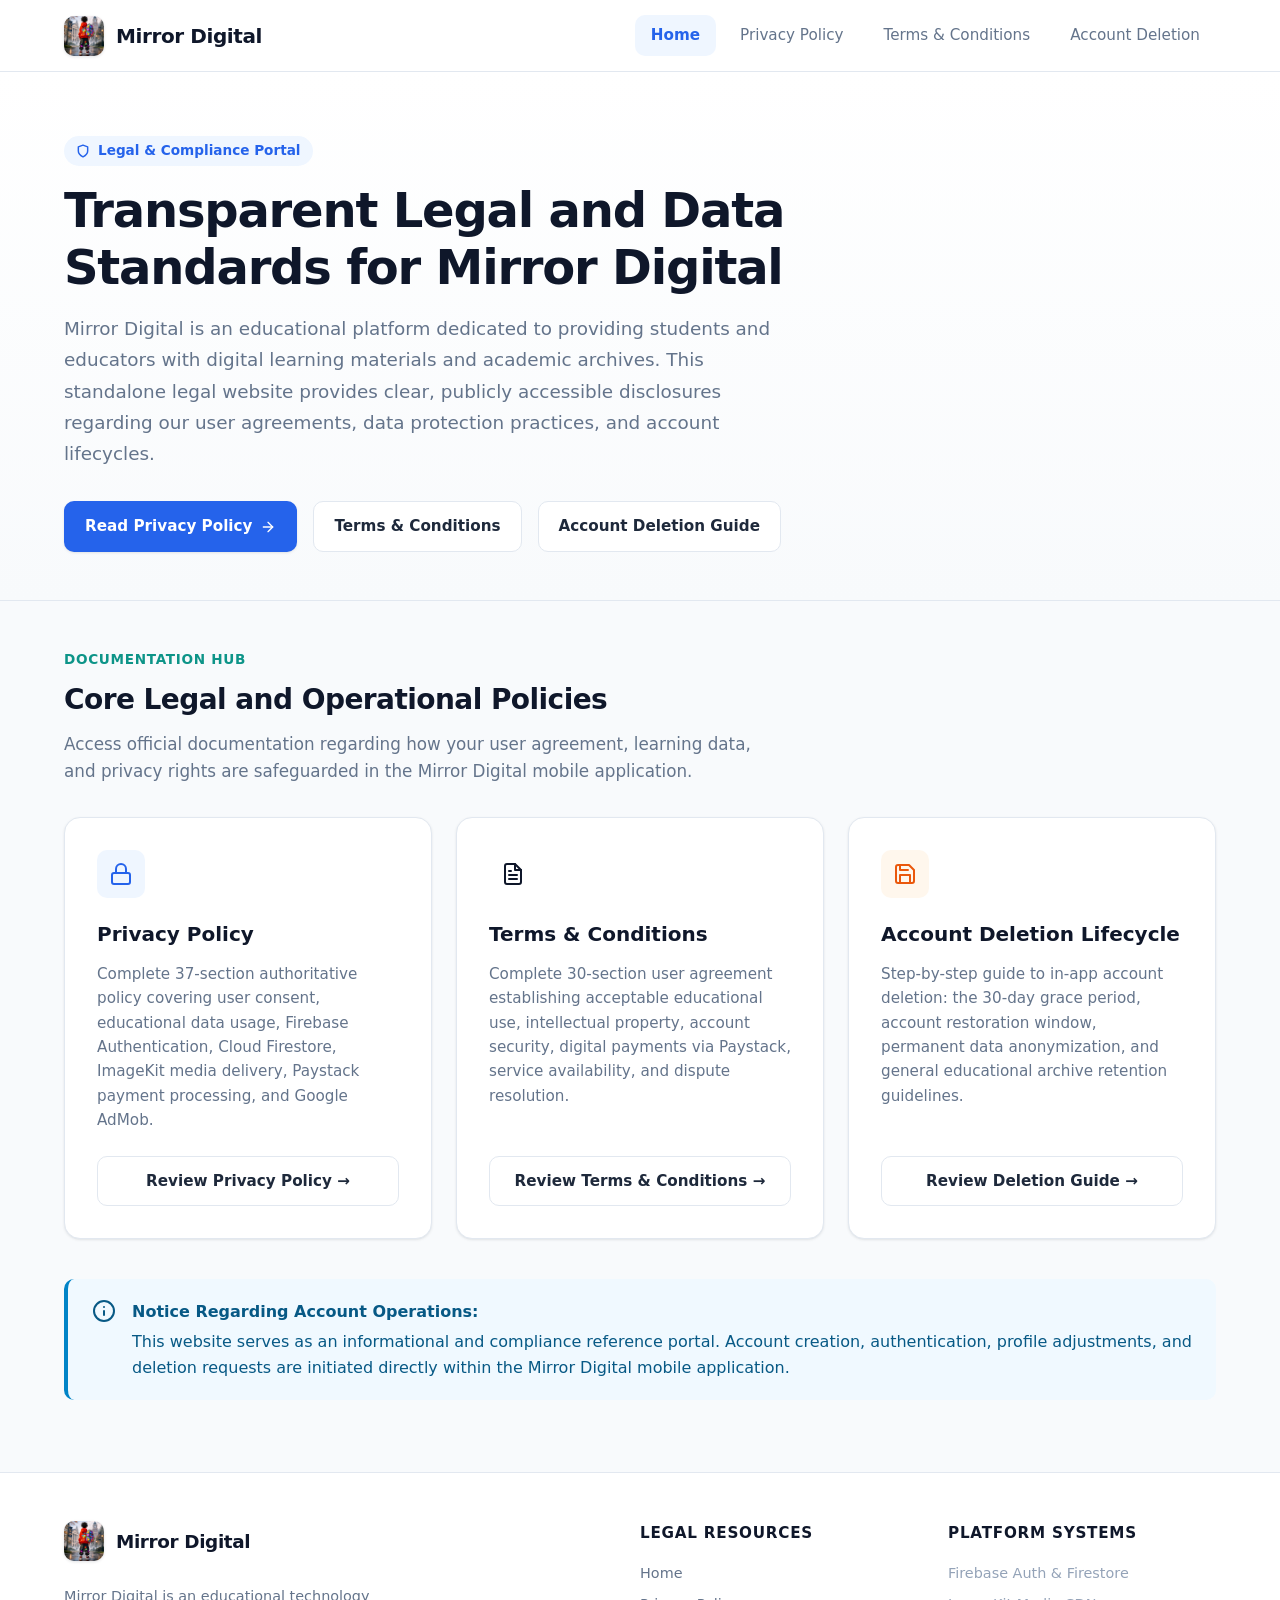
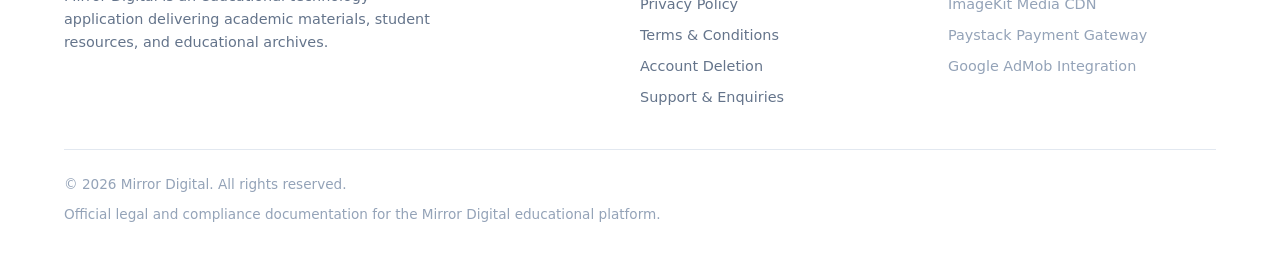
<file: index.html>
<!DOCTYPE html>
<html lang="en">
<head>
  <meta charset="UTF-8">
  <meta name="viewport" content="width=device-width, initial-scale=1.0">
  <title>Mirror Digital — Educational Platform & Legal Hub</title>
  <meta name="description" content="Official legal documentation, privacy disclosures, and account lifecycle guidelines for the Mirror Digital educational platform.">
  <meta name="theme-color" content="#0F172A">
  <link rel="icon" type="image/jpeg" href="/assets/images/app-icon.jpeg">
  <link rel="apple-touch-icon" href="/assets/images/app-icon.jpeg">
  <link rel="canonical" href="https://mirror-digital-legal.vercel.app/">
  
  <!-- Stylesheets -->
  <link rel="stylesheet" href="/assets/css/variables.css">
  <link rel="stylesheet" href="/assets/css/main.css">
</head>
<body>
  <!-- Skip Link for Accessibility -->
  <a href="#main-content" class="skip-link">Skip to main content</a>

  <!-- Header & Navigation -->
  <header class="site-header">
    <div class="container">
      <div class="header-inner">
        <a href="/" class="brand-link" aria-label="Mirror Digital Home">
          <img src="/assets/images/app-icon.jpeg" alt="" class="brand-icon" width="40" height="40">
          <span class="brand-text">Mirror Digital</span>
        </a>
        <button type="button" class="nav-toggle" aria-expanded="false" aria-controls="primary-nav" aria-label="Toggle navigation menu">
          <svg class="nav-toggle-icon" viewBox="0 0 24 24" fill="none" stroke="currentColor" stroke-width="2" stroke-linecap="round" stroke-linejoin="round" aria-hidden="true">
            <line x1="3" y1="6" x2="21" y2="6"></line>
            <line x1="3" y1="12" x2="21" y2="12"></line>
            <line x1="3" y1="18" x2="21" y2="18"></line>
          </svg>
        </button>
        <nav id="primary-nav" class="site-nav" aria-label="Primary navigation">
          <ul class="nav-list">
            <li><a href="/" class="nav-link active" aria-current="page">Home</a></li>
            <li><a href="/privacy-policy" class="nav-link">Privacy Policy</a></li>
            <li><a href="/terms-and-conditions" class="nav-link">Terms &amp; Conditions</a></li>
            <li><a href="/delete-account" class="nav-link">Account Deletion</a></li>
          </ul>
        </nav>
      </div>
    </div>
  </header>

  <!-- Main Content -->
  <main id="main-content">
    <!-- Hero Section -->
    <section class="hero">
      <div class="container">
        <div class="hero-badge">
          <svg width="14" height="14" viewBox="0 0 24 24" fill="none" stroke="currentColor" stroke-width="2.5" stroke-linecap="round" stroke-linejoin="round" aria-hidden="true"><path d="M12 22s8-4 8-10V5l-8-3-8 3v7c0 6 8 10 8 10z"/></svg>
          Legal & Compliance Portal
        </div>
        <h1 class="hero-title">Transparent Legal and Data Standards for Mirror Digital</h1>
        <p class="hero-description">
          Mirror Digital is an educational platform dedicated to providing students and educators with digital learning materials and academic archives. This standalone legal website provides clear, publicly accessible disclosures regarding our user agreements, data protection practices, and account lifecycles.
        </p>
        <div class="hero-actions">
          <a href="/privacy-policy" class="btn btn-primary">
            Read Privacy Policy
            <svg width="16" height="16" viewBox="0 0 24 24" fill="none" stroke="currentColor" stroke-width="2" stroke-linecap="round" stroke-linejoin="round" aria-hidden="true"><line x1="5" y1="12" x2="19" y2="12"></line><polyline points="12 5 19 12 12 19"></polyline></svg>
          </a>
          <a href="/terms-and-conditions" class="btn btn-secondary">
            Terms &amp; Conditions
          </a>
          <a href="/delete-account" class="btn btn-secondary">
            Account Deletion Guide
          </a>
        </div>
      </div>
    </section>

    <!-- Core Documentation Areas -->
    <section class="section">
      <div class="container">
        <div class="section-header">
          <p class="section-tag">Documentation Hub</p>
          <h2 class="section-title">Core Legal and Operational Policies</h2>
          <p class="section-desc">Access official documentation regarding how your user agreement, learning data, and privacy rights are safeguarded in the Mirror Digital mobile application.</p>
        </div>

        <div class="card-grid">
          <!-- Card 1: Privacy Policy -->
          <article class="card">
            <div class="card-icon">
              <svg viewBox="0 0 24 24" fill="none" stroke="currentColor" stroke-width="2" stroke-linecap="round" stroke-linejoin="round" aria-hidden="true">
                <rect x="3" y="11" width="18" height="11" rx="2" ry="2"></rect>
                <path d="M7 11V7a5 5 0 0 1 10 0v4"></path>
              </svg>
            </div>
            <h3 class="card-title">Privacy Policy</h3>
            <p class="card-text">
              Complete 37-section authoritative policy covering user consent, educational data usage, Firebase Authentication, Cloud Firestore, ImageKit media delivery, Paystack payment processing, and Google AdMob.
            </p>
            <div class="card-footer">
              <a href="/privacy-policy" class="btn btn-secondary" style="width: 100%;">
                Review Privacy Policy &rarr;
              </a>
            </div>
          </article>

          <!-- Card 2: Terms & Conditions -->
          <article class="card">
            <div class="card-icon" style="background-color: var(--color-primary-subtle); color: var(--color-primary);">
              <svg viewBox="0 0 24 24" fill="none" stroke="currentColor" stroke-width="2" stroke-linecap="round" stroke-linejoin="round" aria-hidden="true">
                <path d="M14 2H6a2 2 0 0 0-2 2v16a2 2 0 0 0 2 2h12a2 2 0 0 0 2-2V8z"></path>
                <polyline points="14 2 14 8 20 8"></polyline>
                <line x1="16" y1="13" x2="8" y2="13"></line>
                <line x1="16" y1="17" x2="8" y2="17"></line>
                <polyline points="10 9 9 9 8 9"></polyline>
              </svg>
            </div>
            <h3 class="card-title">Terms &amp; Conditions</h3>
            <p class="card-text">
              Complete 30-section user agreement establishing acceptable educational use, intellectual property, account security, digital payments via Paystack, service availability, and dispute resolution.
            </p>
            <div class="card-footer">
              <a href="/terms-and-conditions" class="btn btn-secondary" style="width: 100%;">
                Review Terms &amp; Conditions &rarr;
              </a>
            </div>
          </article>

          <!-- Card 3: Account Deletion -->
          <article class="card">
            <div class="card-icon" style="background-color: var(--color-warning-bg); color: var(--color-warning-border);">
              <svg viewBox="0 0 24 24" fill="none" stroke="currentColor" stroke-width="2" stroke-linecap="round" stroke-linejoin="round" aria-hidden="true">
                <path d="M19 21H5a2 2 0 0 1-2-2V5a2 2 0 0 1 2-2h11l5 5v11a2 2 0 0 1-2 2z"></path>
                <polyline points="17 21 17 13 7 13 7 21"></polyline>
                <polyline points="7 3 7 8 15 8"></polyline>
              </svg>
            </div>
            <h3 class="card-title">Account Deletion Lifecycle</h3>
            <p class="card-text">
              Step-by-step guide to in-app account deletion: the 30-day grace period, account restoration window, permanent data anonymization, and general educational archive retention guidelines.
            </p>
            <div class="card-footer">
              <a href="/delete-account" class="btn btn-secondary" style="width: 100%;">
                Review Deletion Guide &rarr;
              </a>
            </div>
          </article>
        </div>

        <!-- Information Callout -->
        <div class="callout callout-info" style="margin-top: var(--space-10);">
          <svg width="24" height="24" viewBox="0 0 24 24" fill="none" stroke="currentColor" stroke-width="2" stroke-linecap="round" stroke-linejoin="round" style="flex-shrink: 0;" aria-hidden="true"><circle cx="12" cy="12" r="10"></circle><line x1="12" y1="16" x2="12" y2="12"></line><line x1="12" y1="8" x2="12.01" y2="8"></line></svg>
          <div>
            <strong>Notice Regarding Account Operations:</strong>
            <p style="margin-top: var(--space-1); margin-bottom: 0;">
              This website serves as an informational and compliance reference portal. Account creation, authentication, profile adjustments, and deletion requests are initiated directly within the Mirror Digital mobile application.
            </p>
          </div>
        </div>
      </div>
    </section>
  </main>

  <!-- Site Footer -->
  <footer class="site-footer">
    <div class="container">
      <div class="footer-grid">
        <div class="footer-brand">
          <a href="/" class="brand-link" style="margin-bottom: var(--space-3);" aria-label="Mirror Digital Home">
            <img src="/assets/images/app-icon.jpeg" alt="" class="brand-icon" width="36" height="36">
            <span class="brand-text" style="font-size: 1.15rem;">Mirror Digital</span>
          </a>
          <p>
            Mirror Digital is an educational technology application delivering academic materials, student resources, and educational archives.
          </p>
        </div>
        <div>
          <h4 class="footer-heading">Legal Resources</h4>
          <ul class="footer-links">
            <li><a href="/" class="footer-link">Home</a></li>
            <li><a href="/privacy-policy" class="footer-link">Privacy Policy</a></li>
            <li><a href="/terms-and-conditions" class="footer-link">Terms &amp; Conditions</a></li>
            <li><a href="/delete-account" class="footer-link">Account Deletion</a></li>
            <li><a href="mailto:mirrordigitalofficial@gmail.com" class="footer-link">Support &amp; Enquiries</a></li>
          </ul>
        </div>
        <div>
          <h4 class="footer-heading">Platform Systems</h4>
          <ul class="footer-links">
            <li><span class="footer-link" style="color: var(--color-text-light);">Firebase Auth &amp; Firestore</span></li>
            <li><span class="footer-link" style="color: var(--color-text-light);">ImageKit Media CDN</span></li>
            <li><span class="footer-link" style="color: var(--color-text-light);">Paystack Payment Gateway</span></li>
            <li><span class="footer-link" style="color: var(--color-text-light);">Google AdMob Integration</span></li>
          </ul>
        </div>
      </div>
      <div class="footer-bottom">
        <div>&copy; <span id="current-year">2026</span> Mirror Digital. All rights reserved.</div>
        <div>Official legal and compliance documentation for the Mirror Digital educational platform.</div>
      </div>
    </div>
  </footer>

  <!-- Scripts -->
  <script src="/assets/js/main.js" defer></script>
</body>
</html>
</file>
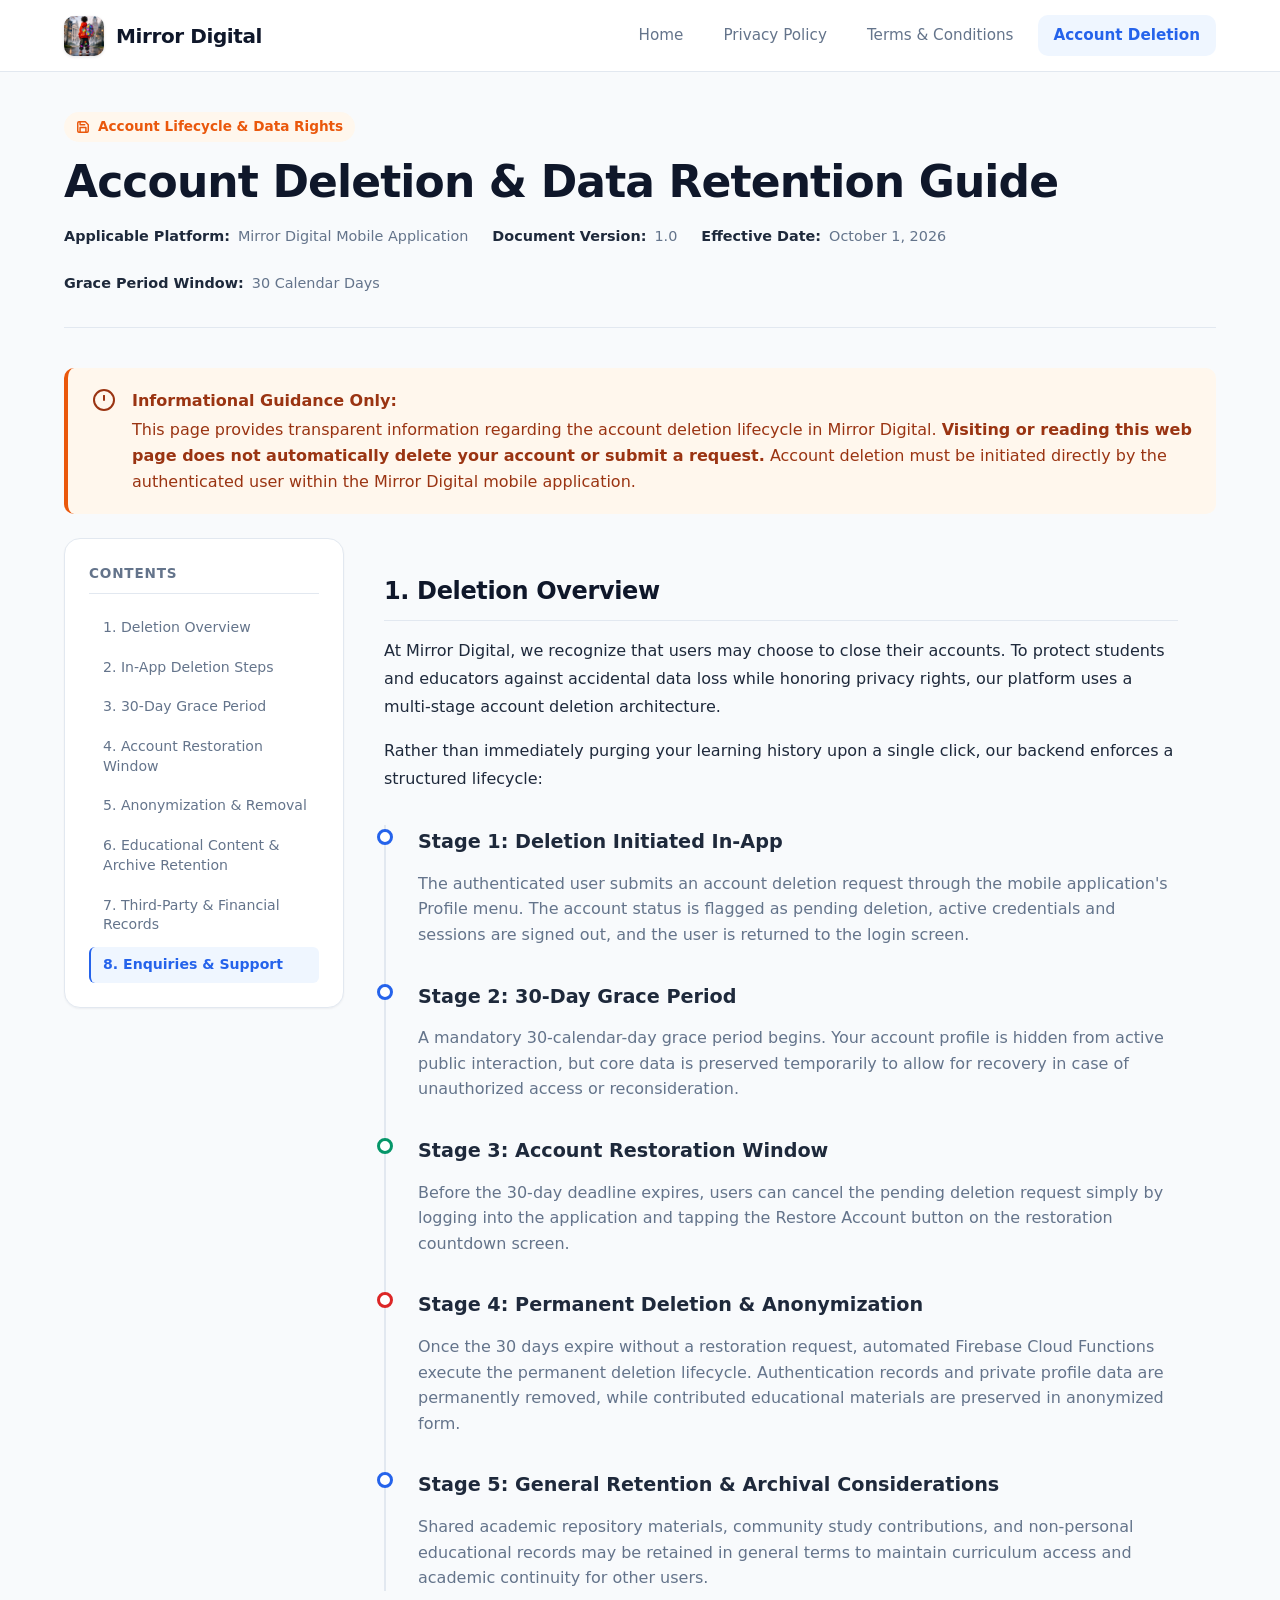
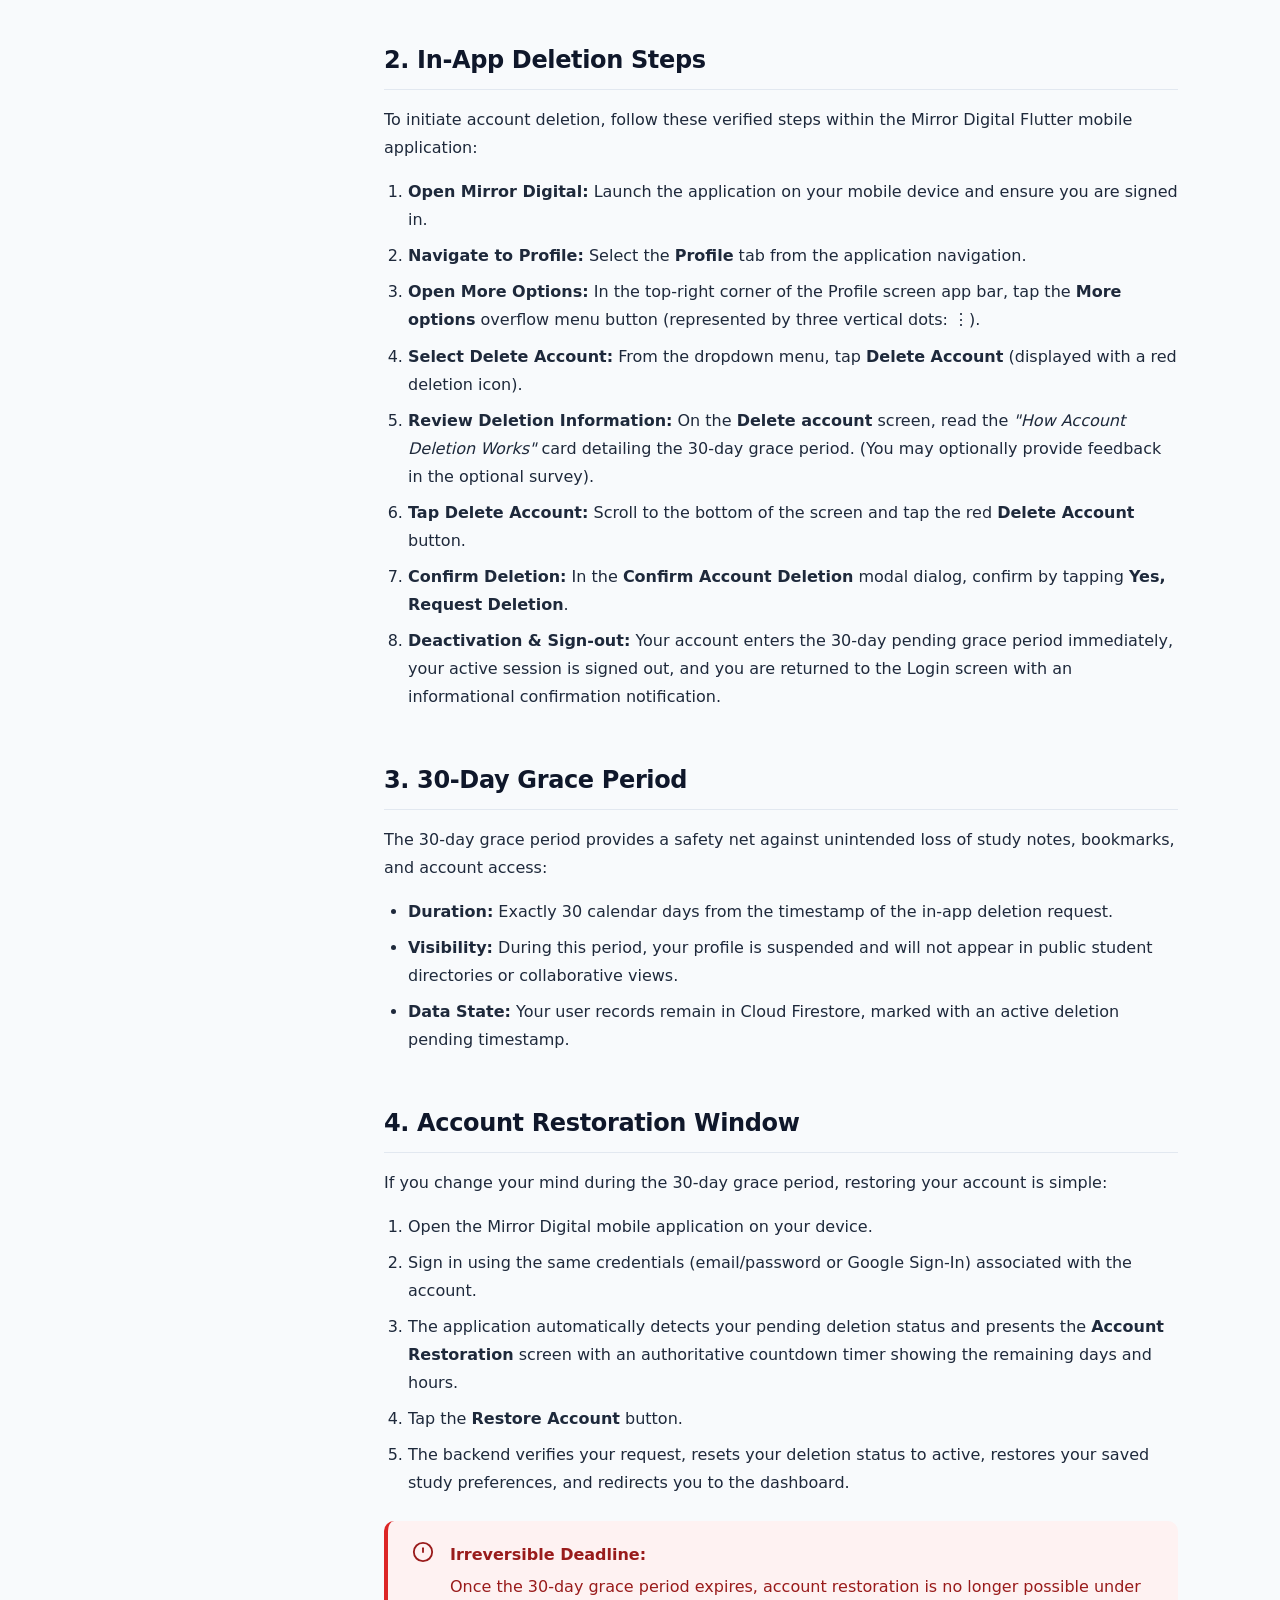
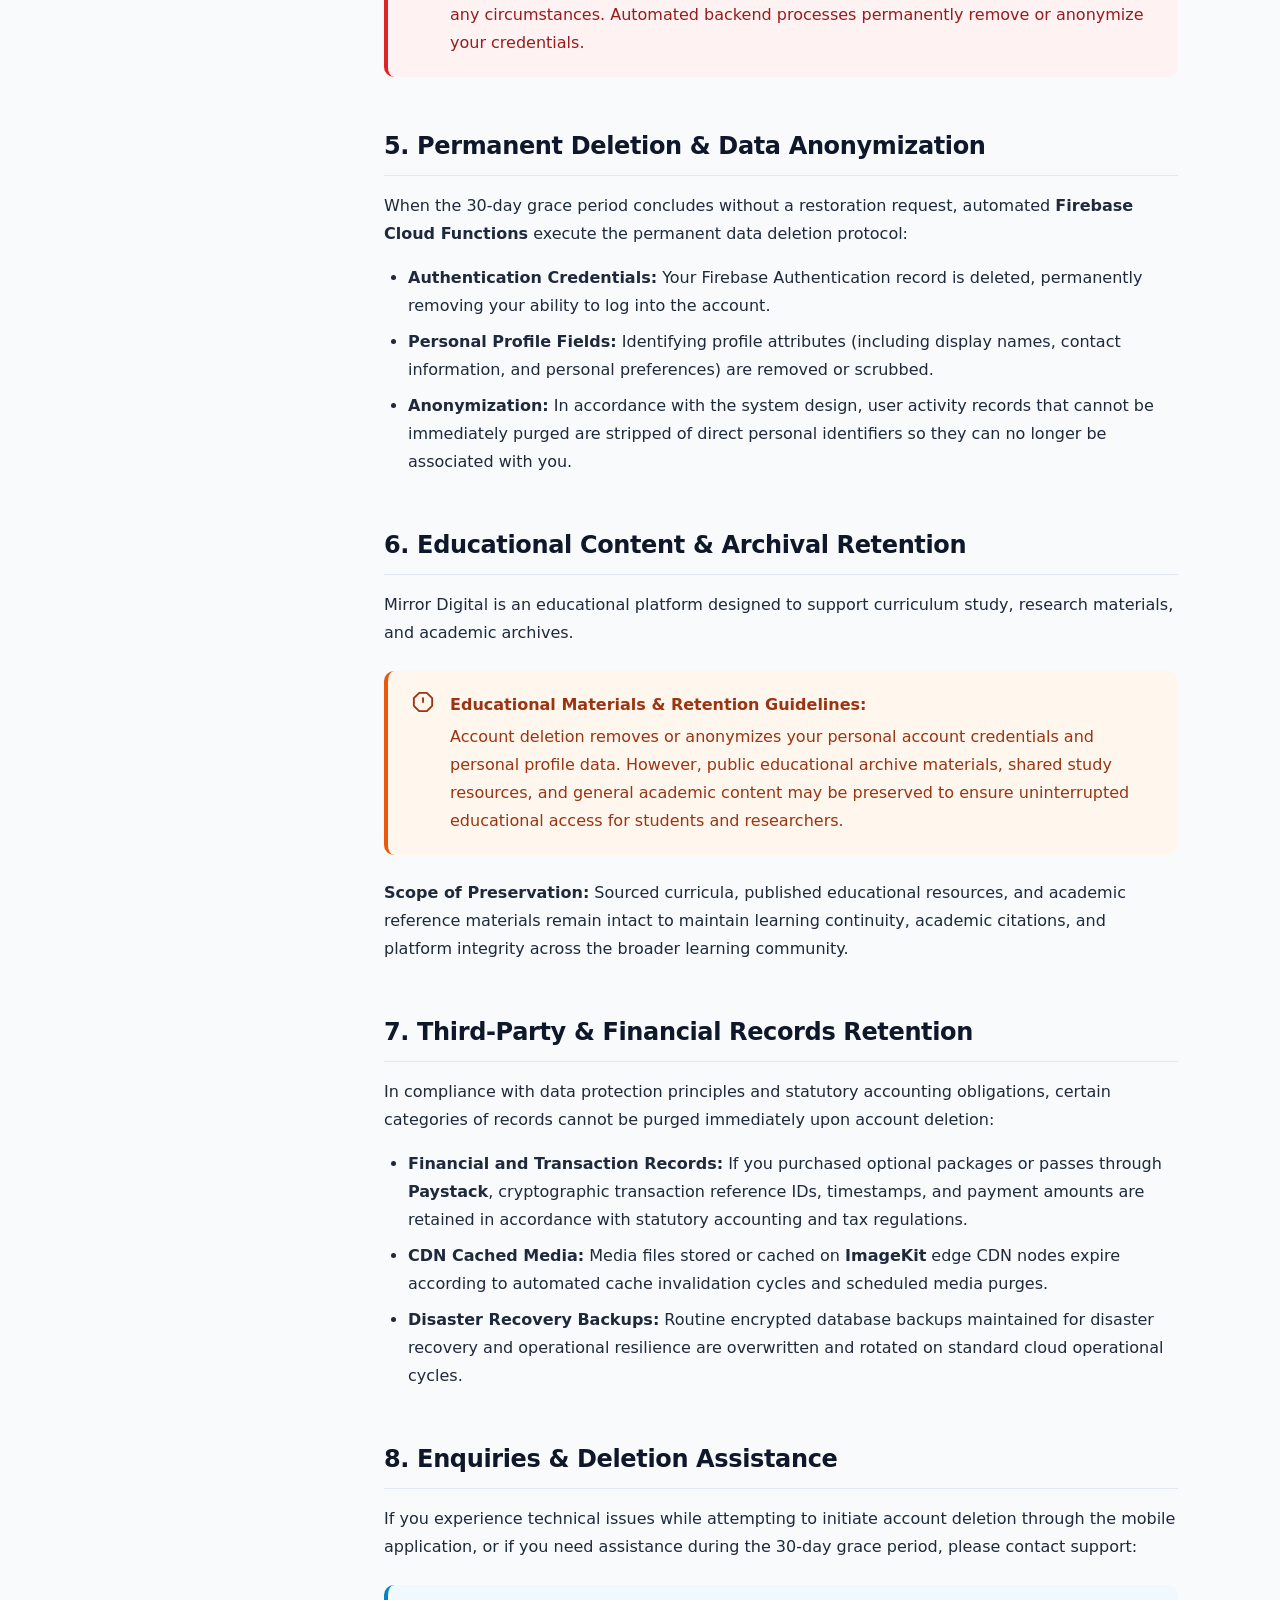
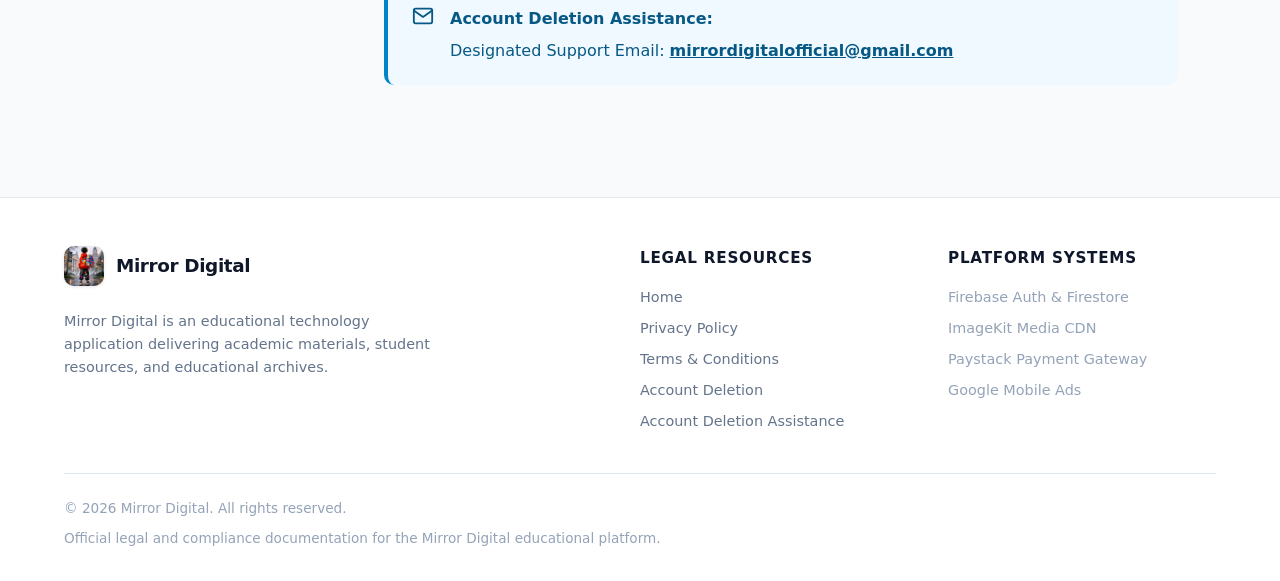
<file: delete-account/index.html>
<!DOCTYPE html>
<html lang="en">
<head>
  <meta charset="UTF-8">
  <meta name="viewport" content="width=device-width, initial-scale=1.0">
  <title>Account Deletion Information & Lifecycle — Mirror Digital</title>
  <meta name="description" content="Official guidelines on the account deletion lifecycle for Mirror Digital: verified in-app steps, 30-day grace period, restoration window, and data retention rules (Version 1.0, Effective October 1, 2026).">
  <meta name="theme-color" content="#0F172A">
  <link rel="icon" type="image/jpeg" href="/assets/images/app-icon.jpeg">
  <link rel="apple-touch-icon" href="/assets/images/app-icon.jpeg">
  <link rel="canonical" href="https://mirror-digital-legal.vercel.app/delete-account">
  
  <!-- Stylesheets -->
  <link rel="stylesheet" href="/assets/css/variables.css">
  <link rel="stylesheet" href="/assets/css/main.css">
  <link rel="stylesheet" href="/assets/css/legal.css">
</head>
<body>
  <!-- Skip Link for Accessibility -->
  <a href="#main-content" class="skip-link">Skip to main content</a>

  <!-- Header & Navigation -->
  <header class="site-header">
    <div class="container">
      <div class="header-inner">
        <a href="/" class="brand-link" aria-label="Mirror Digital Home">
          <img src="/assets/images/app-icon.jpeg" alt="" class="brand-icon" width="40" height="40">
          <span class="brand-text">Mirror Digital</span>
        </a>
        <button type="button" class="nav-toggle" aria-expanded="false" aria-controls="primary-nav" aria-label="Toggle navigation menu">
          <svg class="nav-toggle-icon" viewBox="0 0 24 24" fill="none" stroke="currentColor" stroke-width="2" stroke-linecap="round" stroke-linejoin="round" aria-hidden="true">
            <line x1="3" y1="6" x2="21" y2="6"></line>
            <line x1="3" y1="12" x2="21" y2="12"></line>
            <line x1="3" y1="18" x2="21" y2="18"></line>
          </svg>
        </button>
        <nav id="primary-nav" class="site-nav" aria-label="Primary navigation">
          <ul class="nav-list">
            <li><a href="/" class="nav-link">Home</a></li>
            <li><a href="/privacy-policy" class="nav-link">Privacy Policy</a></li>
            <li><a href="/terms-and-conditions" class="nav-link">Terms & Conditions</a></li>
            <li><a href="/delete-account" class="nav-link active" aria-current="page">Account Deletion</a></li>
          </ul>
        </nav>
      </div>
    </div>
  </header>

  <!-- Main Legal Document Area -->
  <main id="main-content" class="legal-page">
    <div class="container">
      
      <!-- Document Header -->
      <div class="legal-header">
        <div class="legal-badge" style="background-color: var(--color-warning-bg); color: var(--color-warning-border);">
          <svg width="14" height="14" viewBox="0 0 24 24" fill="none" stroke="currentColor" stroke-width="2.5" stroke-linecap="round" stroke-linejoin="round" aria-hidden="true"><path d="M19 21H5a2 2 0 0 1-2-2V5a2 2 0 0 1 2-2h11l5 5v11a2 2 0 0 1-2 2z"></path><polyline points="17 21 17 13 7 13 7 21"></polyline><polyline points="7 3 7 8 15 8"></polyline></svg>
          Account Lifecycle & Data Rights
        </div>
        <h1 class="legal-title">Account Deletion & Data Retention Guide</h1>
        <div class="legal-meta">
          <div class="legal-meta-item">
            <span class="legal-meta-label">Applicable Platform:</span>
            <span>Mirror Digital Mobile Application</span>
          </div>
          <div class="legal-meta-item">
            <span class="legal-meta-label">Document Version:</span>
            <span>1.0</span>
          </div>
          <div class="legal-meta-item">
            <span class="legal-meta-label">Effective Date:</span>
            <span>October 1, 2026</span>
          </div>
          <div class="legal-meta-item">
            <span class="legal-meta-label">Grace Period Window:</span>
            <span>30 Calendar Days</span>
          </div>
        </div>
      </div>

      <!-- Critical Informational Notice Banner -->
      <div class="callout callout-warning" role="region" aria-label="Informational Notice">
        <svg width="24" height="24" viewBox="0 0 24 24" fill="none" stroke="currentColor" stroke-width="2" stroke-linecap="round" stroke-linejoin="round" style="flex-shrink: 0;" aria-hidden="true"><circle cx="12" cy="12" r="10"></circle><line x1="12" y1="8" x2="12" y2="12"></line><line x1="12" y1="8" x2="12.01" y2="8"></line></svg>
        <div>
          <strong>Informational Guidance Only:</strong>
          <p style="margin-top: 4px; margin-bottom: 0;">
            This page provides transparent information regarding the account deletion lifecycle in Mirror Digital. <strong>Visiting or reading this web page does not automatically delete your account or submit a request.</strong> Account deletion must be initiated directly by the authenticated user within the Mirror Digital mobile application.
          </p>
        </div>
      </div>

      <!-- Two-Column Layout (TOC + Content) -->
      <div class="legal-layout">
        
        <!-- Sidebar Navigation (TOC) -->
        <aside class="legal-sidebar" aria-label="Table of Contents">
          <div class="sidebar-title">Contents</div>
          <ul class="toc-list">
            <li><a href="#overview" class="toc-link">1. Deletion Overview</a></li>
            <li><a href="#how-to-request" class="toc-link">2. In-App Deletion Steps</a></li>
            <li><a href="#grace-period" class="toc-link">3. 30-Day Grace Period</a></li>
            <li><a href="#restoration" class="toc-link">4. Account Restoration Window</a></li>
            <li><a href="#permanent-lifecycle" class="toc-link">5. Anonymization & Removal</a></li>
            <li><a href="#archive-retention" class="toc-link">6. Educational Content & Archive Retention</a></li>
            <li><a href="#retained-records" class="toc-link">7. Third-Party & Financial Records</a></li>
            <li><a href="#support-enquiries" class="toc-link">8. Enquiries & Support</a></li>
          </ul>
        </aside>

        <!-- Main Content -->
        <div class="legal-content">
          
          <!-- Section 1 -->
          <section id="overview" class="legal-section">
            <h2>1. Deletion Overview</h2>
            <p>
              At Mirror Digital, we recognize that users may choose to close their accounts. To protect students and educators against accidental data loss while honoring privacy rights, our platform uses a multi-stage account deletion architecture.
            </p>
            <p>
              Rather than immediately purging your learning history upon a single click, our backend enforces a structured lifecycle:
            </p>

            <!-- Lifecycle Timeline -->
            <div class="timeline" aria-label="Account Deletion Lifecycle Timeline">
              <div class="timeline-step">
                <div class="timeline-marker"></div>
                <h3 class="timeline-title">Stage 1: Deletion Initiated In-App</h3>
                <p class="timeline-text">
                  The authenticated user submits an account deletion request through the mobile application's Profile menu. The account status is flagged as pending deletion, active credentials and sessions are signed out, and the user is returned to the login screen.
                </p>
              </div>

              <div class="timeline-step">
                <div class="timeline-marker"></div>
                <h3 class="timeline-title">Stage 2: 30-Day Grace Period</h3>
                <p class="timeline-text">
                  A mandatory 30-calendar-day grace period begins. Your account profile is hidden from active public interaction, but core data is preserved temporarily to allow for recovery in case of unauthorized access or reconsideration.
                </p>
              </div>

              <div class="timeline-step is-success">
                <div class="timeline-marker"></div>
                <h3 class="timeline-title">Stage 3: Account Restoration Window</h3>
                <p class="timeline-text">
                  Before the 30-day deadline expires, users can cancel the pending deletion request simply by logging into the application and tapping the Restore Account button on the restoration countdown screen.
                </p>
              </div>

              <div class="timeline-step is-danger">
                <div class="timeline-marker"></div>
                <h3 class="timeline-title">Stage 4: Permanent Deletion & Anonymization</h3>
                <p class="timeline-text">
                  Once the 30 days expire without a restoration request, automated Firebase Cloud Functions execute the permanent deletion lifecycle. Authentication records and private profile data are permanently removed, while contributed educational materials are preserved in anonymized form.
                </p>
              </div>

              <div class="timeline-step">
                <div class="timeline-marker"></div>
                <h3 class="timeline-title">Stage 5: General Retention & Archival Considerations</h3>
                <p class="timeline-text">
                  Shared academic repository materials, community study contributions, and non-personal educational records may be retained in general terms to maintain curriculum access and academic continuity for other users.
                </p>
              </div>
            </div>
          </section>

          <!-- Section 2 -->
          <section id="how-to-request" class="legal-section">
            <h2>2. In-App Deletion Steps</h2>
            <p>
              To initiate account deletion, follow these verified steps within the Mirror Digital Flutter mobile application:
            </p>
            <ol>
              <li>
                <strong>Open Mirror Digital:</strong> Launch the application on your mobile device and ensure you are signed in.
              </li>
              <li>
                <strong>Navigate to Profile:</strong> Select the <strong>Profile</strong> tab from the application navigation.
              </li>
              <li>
                <strong>Open More Options:</strong> In the top-right corner of the Profile screen app bar, tap the <strong>More options</strong> overflow menu button (represented by three vertical dots: <code>⋮</code>).
              </li>
              <li>
                <strong>Select Delete Account:</strong> From the dropdown menu, tap <strong>Delete Account</strong> (displayed with a red deletion icon).
              </li>
              <li>
                <strong>Review Deletion Information:</strong> On the <strong>Delete account</strong> screen, read the <em>"How Account Deletion Works"</em> card detailing the 30-day grace period. (You may optionally provide feedback in the optional survey).
              </li>
              <li>
                <strong>Tap Delete Account:</strong> Scroll to the bottom of the screen and tap the red <strong>Delete Account</strong> button.
              </li>
              <li>
                <strong>Confirm Deletion:</strong> In the <strong>Confirm Account Deletion</strong> modal dialog, confirm by tapping <strong>Yes, Request Deletion</strong>.
              </li>
              <li>
                <strong>Deactivation & Sign-out:</strong> Your account enters the 30-day pending grace period immediately, your active session is signed out, and you are returned to the Login screen with an informational confirmation notification.
              </li>
            </ol>
          </section>

          <!-- Section 3 -->
          <section id="grace-period" class="legal-section">
            <h2>3. 30-Day Grace Period</h2>
            <p>
              The 30-day grace period provides a safety net against unintended loss of study notes, bookmarks, and account access:
            </p>
            <ul>
              <li><strong>Duration:</strong> Exactly 30 calendar days from the timestamp of the in-app deletion request.</li>
              <li><strong>Visibility:</strong> During this period, your profile is suspended and will not appear in public student directories or collaborative views.</li>
              <li><strong>Data State:</strong> Your user records remain in Cloud Firestore, marked with an active deletion pending timestamp.</li>
            </ul>
          </section>

          <!-- Section 4 -->
          <section id="restoration" class="legal-section">
            <h2>4. Account Restoration Window</h2>
            <p>
              If you change your mind during the 30-day grace period, restoring your account is simple:
            </p>
            <ol>
              <li>Open the Mirror Digital mobile application on your device.</li>
              <li>Sign in using the same credentials (email/password or Google Sign-In) associated with the account.</li>
              <li>The application automatically detects your pending deletion status and presents the <strong>Account Restoration</strong> screen with an authoritative countdown timer showing the remaining days and hours.</li>
              <li>Tap the <strong>Restore Account</strong> button.</li>
              <li>The backend verifies your request, resets your deletion status to active, restores your saved study preferences, and redirects you to the dashboard.</li>
            </ol>
            <div class="callout callout-danger">
              <svg width="22" height="22" viewBox="0 0 24 24" fill="none" stroke="currentColor" stroke-width="2" stroke-linecap="round" stroke-linejoin="round" style="flex-shrink: 0;" aria-hidden="true"><circle cx="12" cy="12" r="10"></circle><line x1="12" y1="8" x2="12" y2="12"></line><line x1="12" y1="8" x2="12.01" y2="8"></line></svg>
              <div>
                <strong>Irreversible Deadline:</strong>
                <p style="margin-top: 4px; margin-bottom: 0;">
                  Once the 30-day grace period expires, account restoration is no longer possible under any circumstances. Automated backend processes permanently remove or anonymize your credentials.
                </p>
              </div>
            </div>
          </section>

          <!-- Section 5 -->
          <section id="permanent-lifecycle" class="legal-section">
            <h2>5. Permanent Deletion & Data Anonymization</h2>
            <p>
              When the 30-day grace period concludes without a restoration request, automated <strong>Firebase Cloud Functions</strong> execute the permanent data deletion protocol:
            </p>
            <ul>
              <li>
                <strong>Authentication Credentials:</strong> Your Firebase Authentication record is deleted, permanently removing your ability to log into the account.
              </li>
              <li>
                <strong>Personal Profile Fields:</strong> Identifying profile attributes (including display names, contact information, and personal preferences) are removed or scrubbed.
              </li>
              <li>
                <strong>Anonymization:</strong> In accordance with the system design, user activity records that cannot be immediately purged are stripped of direct personal identifiers so they can no longer be associated with you.
              </li>
            </ul>
          </section>

          <!-- Section 6 -->
          <section id="archive-retention" class="legal-section">
            <h2>6. Educational Content & Archival Retention</h2>
            <p>
              Mirror Digital is an educational platform designed to support curriculum study, research materials, and academic archives.
            </p>
            <div class="callout callout-warning">
              <svg width="22" height="22" viewBox="0 0 24 24" fill="none" stroke="currentColor" stroke-width="2" stroke-linecap="round" stroke-linejoin="round" style="flex-shrink: 0;" aria-hidden="true"><polygon points="7.86 2 16.14 2 22 7.86 22 16.14 16.14 22 7.86 22 2 16.14 2 7.86 7.86 2"></polygon><line x1="12" y1="8" x2="12" y2="12"></line><line x1="12" y1="8" x2="12.01" y2="8"></line></svg>
              <div>
                <strong>Educational Materials & Retention Guidelines:</strong>
                <p style="margin-top: 4px; margin-bottom: 0;">
                  Account deletion removes or anonymizes your personal account credentials and personal profile data. However, public educational archive materials, shared study resources, and general academic content may be preserved to ensure uninterrupted educational access for students and researchers.
                </p>
              </div>
            </div>
            <p>
              <strong>Scope of Preservation:</strong> Sourced curricula, published educational resources, and academic reference materials remain intact to maintain learning continuity, academic citations, and platform integrity across the broader learning community.
            </p>
          </section>

          <!-- Section 7 -->
          <section id="retained-records" class="legal-section">
            <h2>7. Third-Party & Financial Records Retention</h2>
            <p>
              In compliance with data protection principles and statutory accounting obligations, certain categories of records cannot be purged immediately upon account deletion:
            </p>
            <ul>
              <li>
                <strong>Financial and Transaction Records:</strong> If you purchased optional packages or passes through <strong>Paystack</strong>, cryptographic transaction reference IDs, timestamps, and payment amounts are retained in accordance with statutory accounting and tax regulations.
              </li>
              <li>
                <strong>CDN Cached Media:</strong> Media files stored or cached on <strong>ImageKit</strong> edge CDN nodes expire according to automated cache invalidation cycles and scheduled media purges.
              </li>
              <li>
                <strong>Disaster Recovery Backups:</strong> Routine encrypted database backups maintained for disaster recovery and operational resilience are overwritten and rotated on standard cloud operational cycles.
              </li>
            </ul>
          </section>

          <!-- Section 8 -->
          <section id="support-enquiries" class="legal-section">
            <h2>8. Enquiries & Deletion Assistance</h2>
            <p>
              If you experience technical issues while attempting to initiate account deletion through the mobile application, or if you need assistance during the 30-day grace period, please contact support:
            </p>
            <div class="callout callout-info">
              <svg width="22" height="22" viewBox="0 0 24 24" fill="none" stroke="currentColor" stroke-width="2" stroke-linecap="round" stroke-linejoin="round" style="flex-shrink: 0;" aria-hidden="true"><path d="M4 4h16c1.1 0 2 .9 2 2v12c0 1.1-.9 2-2 2H4c-1.1 0-2-.9-2-2V6c0-1.1.9-2 2-2z"></path><polyline points="22,6 12,13 2,6"></polyline></svg>
              <div>
                <strong>Account Deletion Assistance:</strong>
                <p style="margin-top: 4px; margin-bottom: 0;">
                  Designated Support Email: <a href="mailto:mirrordigitalofficial@gmail.com" style="color: inherit; font-weight: 600; text-decoration: underline;">mirrordigitalofficial@gmail.com</a>
                </p>
              </div>
            </div>
          </section>

        </div>
      </div>
    </div>
  </main>

  <!-- Site Footer -->
  <footer class="site-footer">
    <div class="container">
      <div class="footer-grid">
        <div class="footer-brand">
          <a href="/" class="brand-link" style="margin-bottom: var(--space-3);" aria-label="Mirror Digital Home">
            <img src="/assets/images/app-icon.jpeg" alt="" class="brand-icon" width="36" height="36">
            <span class="brand-text" style="font-size: 1.15rem;">Mirror Digital</span>
          </a>
          <p>
            Mirror Digital is an educational technology application delivering academic materials, student resources, and educational archives.
          </p>
        </div>
        <div>
          <h4 class="footer-heading">Legal Resources</h4>
          <ul class="footer-links">
            <li><a href="/" class="footer-link">Home</a></li>
            <li><a href="/privacy-policy" class="footer-link">Privacy Policy</a></li>
            <li><a href="/terms-and-conditions" class="footer-link">Terms & Conditions</a></li>
            <li><a href="/delete-account" class="footer-link">Account Deletion</a></li>
            <li><a href="mailto:mirrordigitalofficial@gmail.com" class="footer-link">Account Deletion Assistance</a></li>
          </ul>
        </div>
        <div>
          <h4 class="footer-heading">Platform Systems</h4>
          <ul class="footer-links">
            <li><span class="footer-link" style="color: var(--color-text-light);">Firebase Auth & Firestore</span></li>
            <li><span class="footer-link" style="color: var(--color-text-light);">ImageKit Media CDN</span></li>
            <li><span class="footer-link" style="color: var(--color-text-light);">Paystack Payment Gateway</span></li>
            <li><span class="footer-link" style="color: var(--color-text-light);">Google Mobile Ads</span></li>
          </ul>
        </div>
      </div>
      <div class="footer-bottom">
        <div>&copy; <span id="current-year">2026</span> Mirror Digital. All rights reserved.</div>
        <div>Official legal and compliance documentation for the Mirror Digital educational platform.</div>
      </div>
    </div>
  </footer>

  <!-- Scripts -->
  <script src="/assets/js/main.js" defer></script>
</body>
</html>
</file>
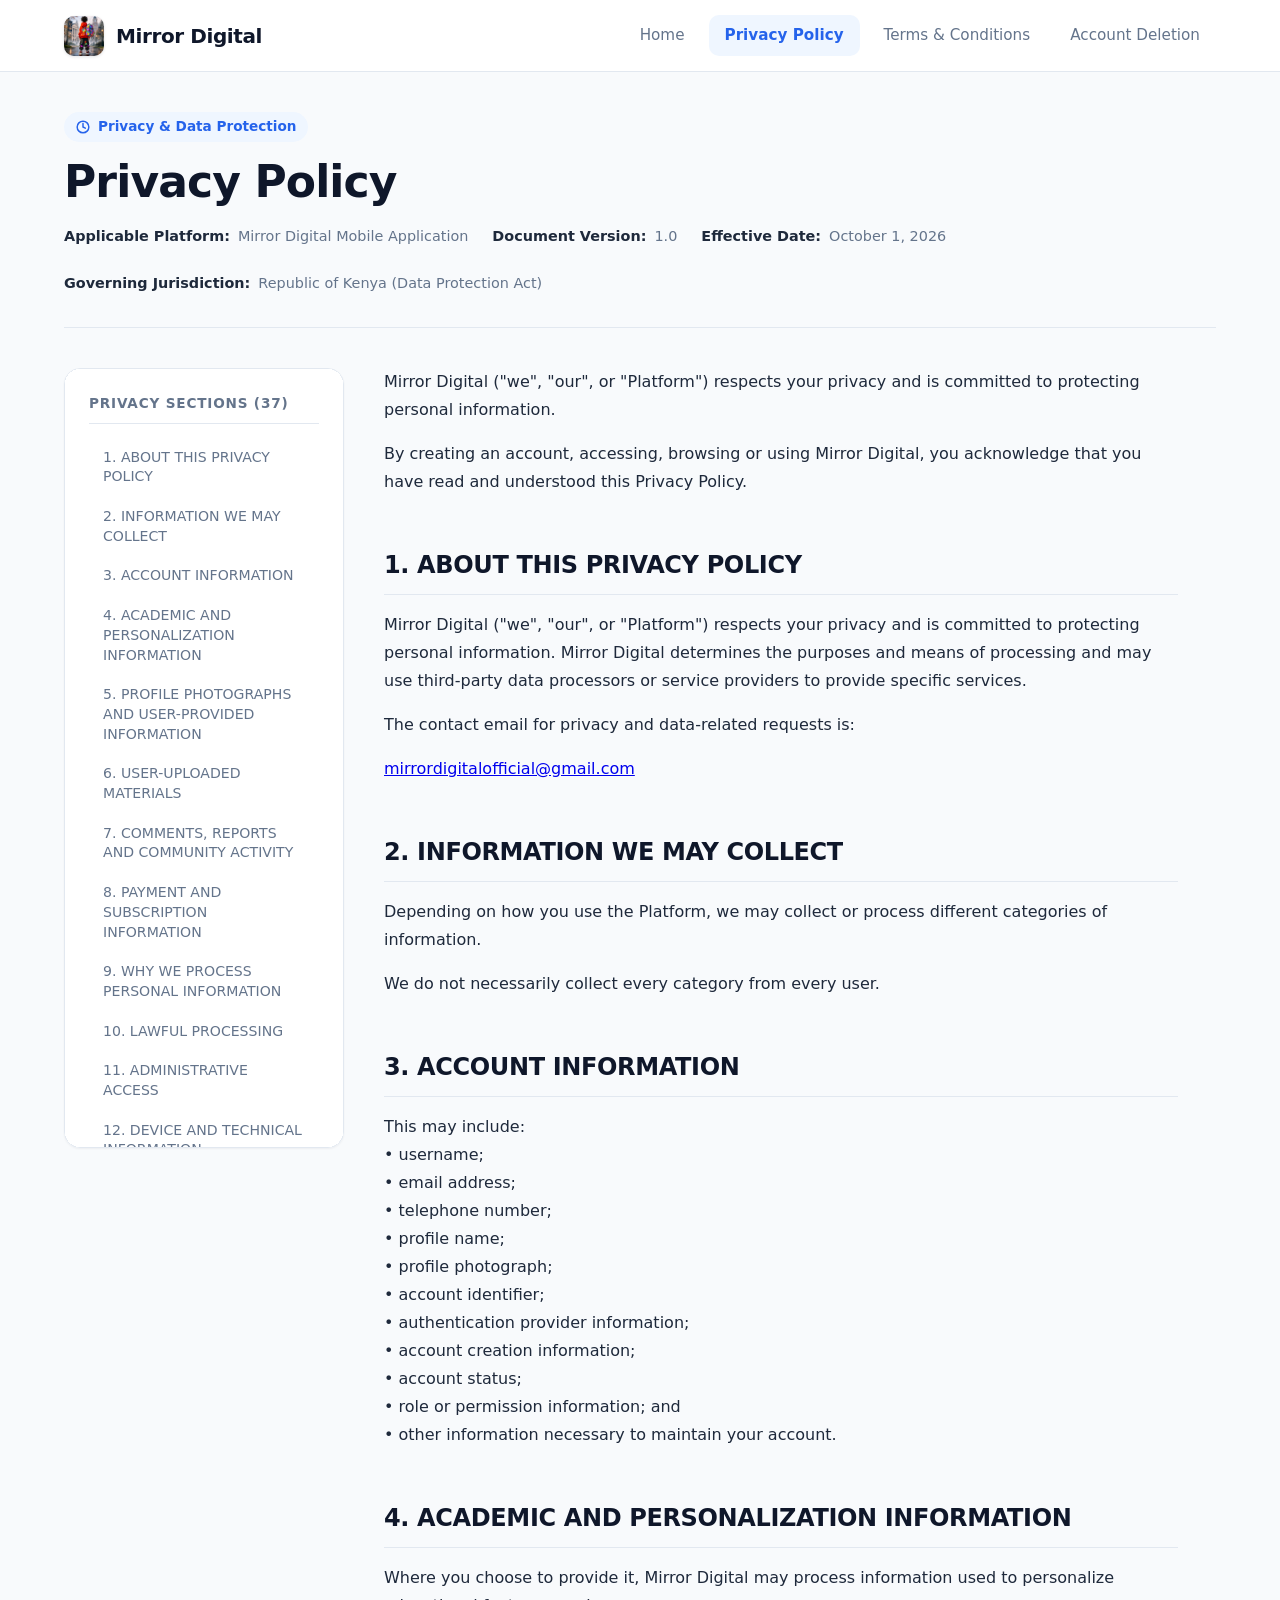
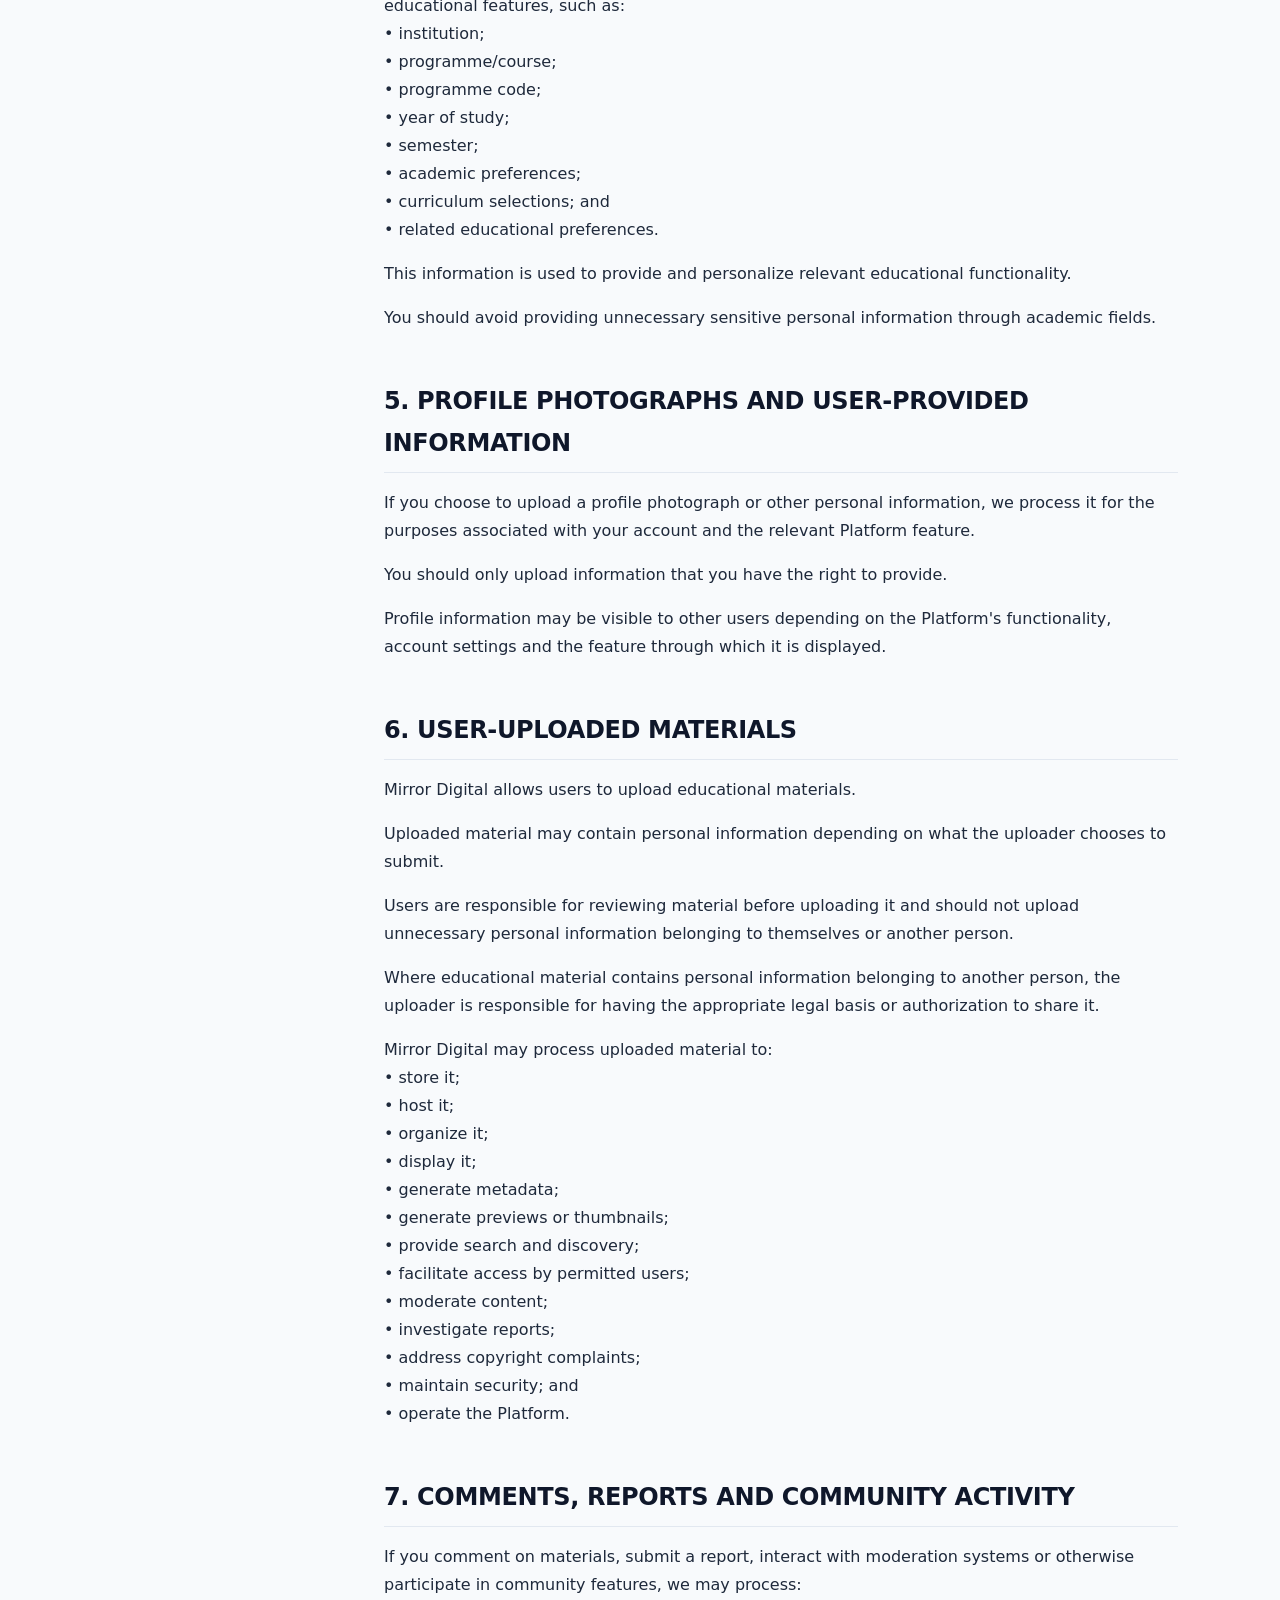
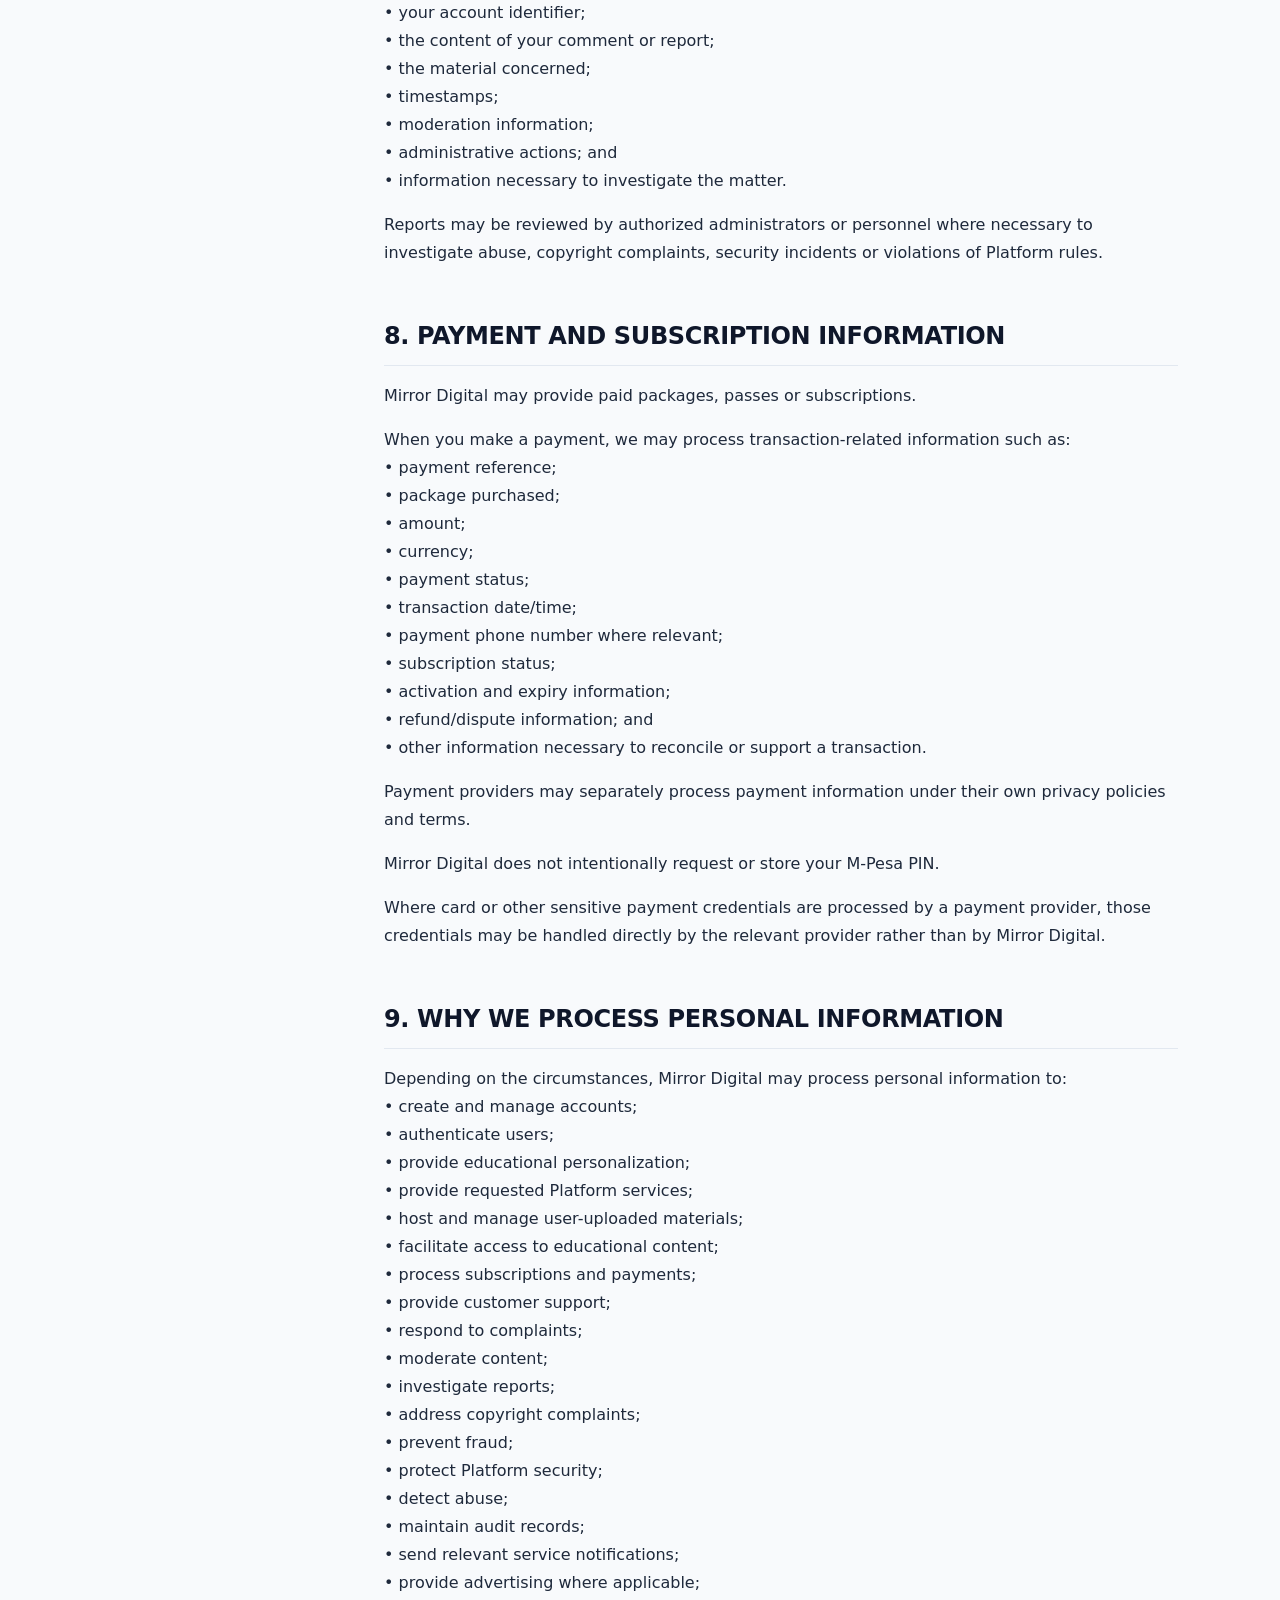
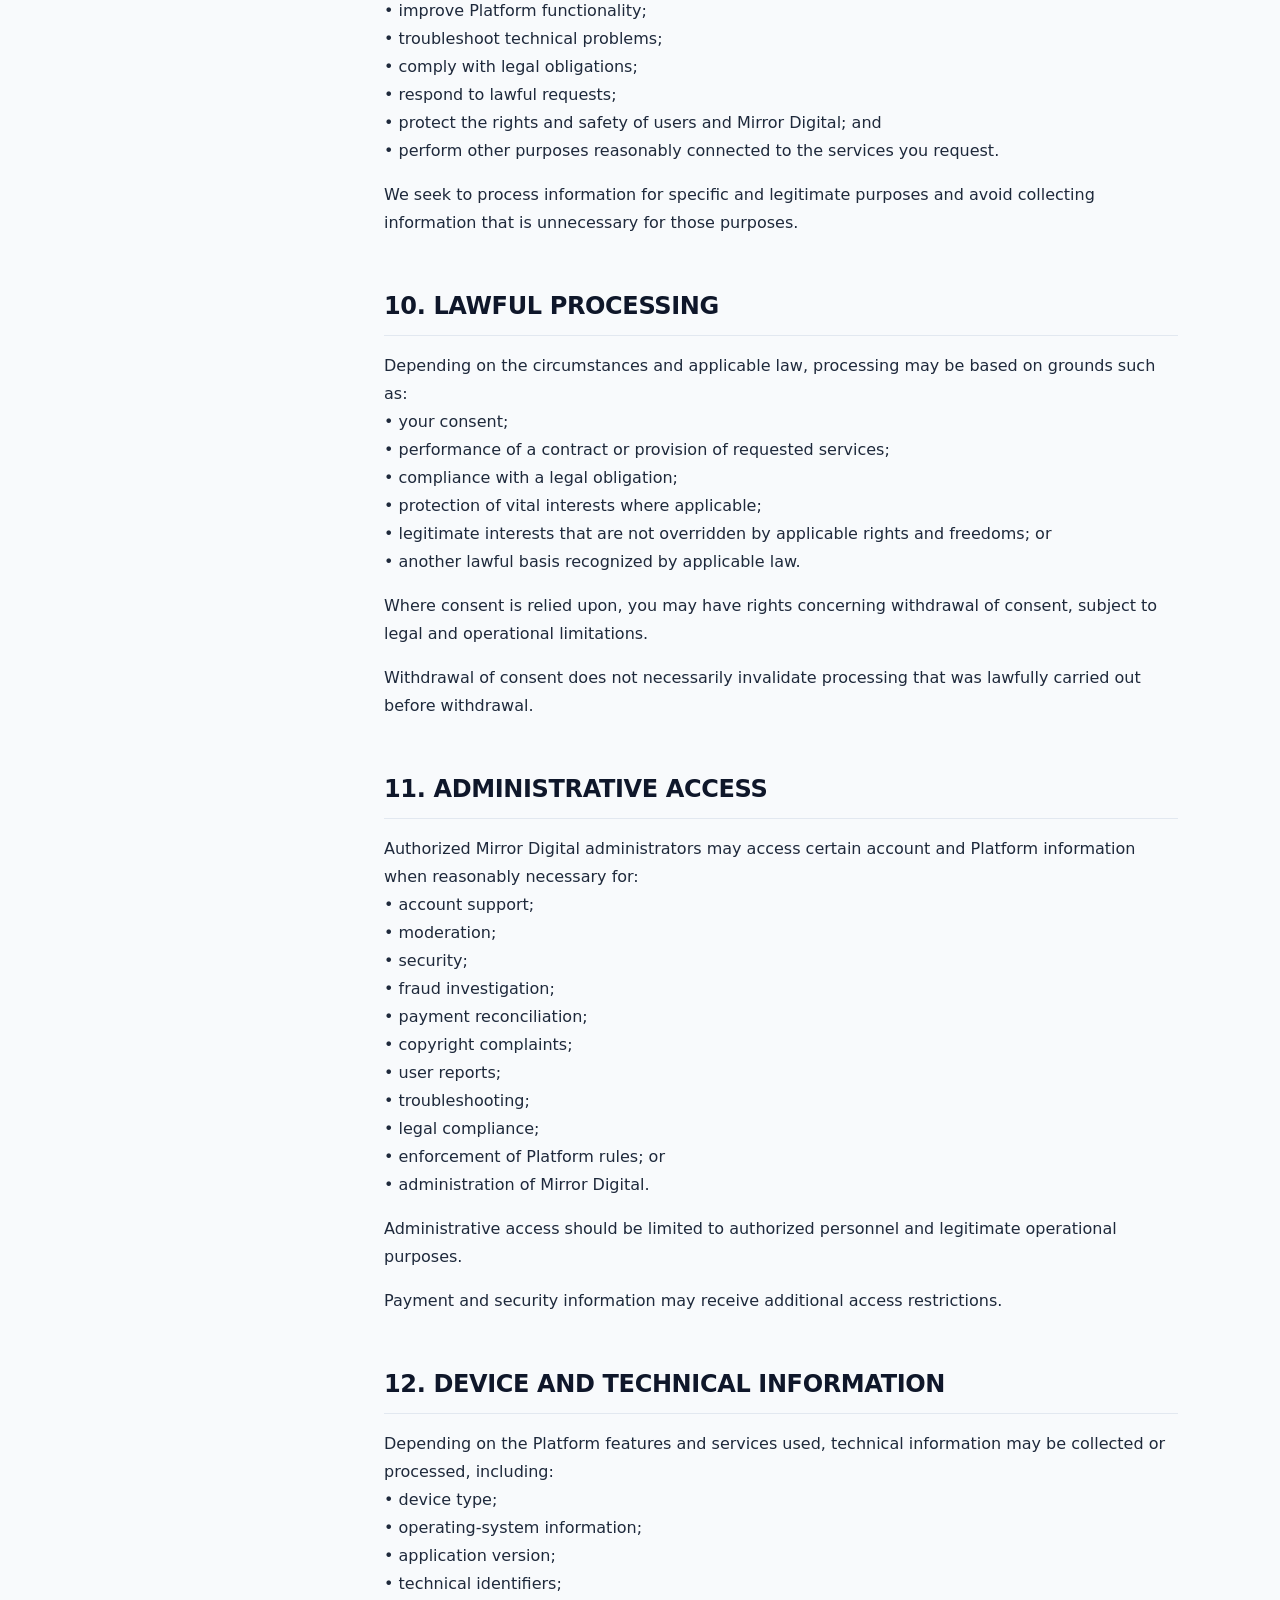
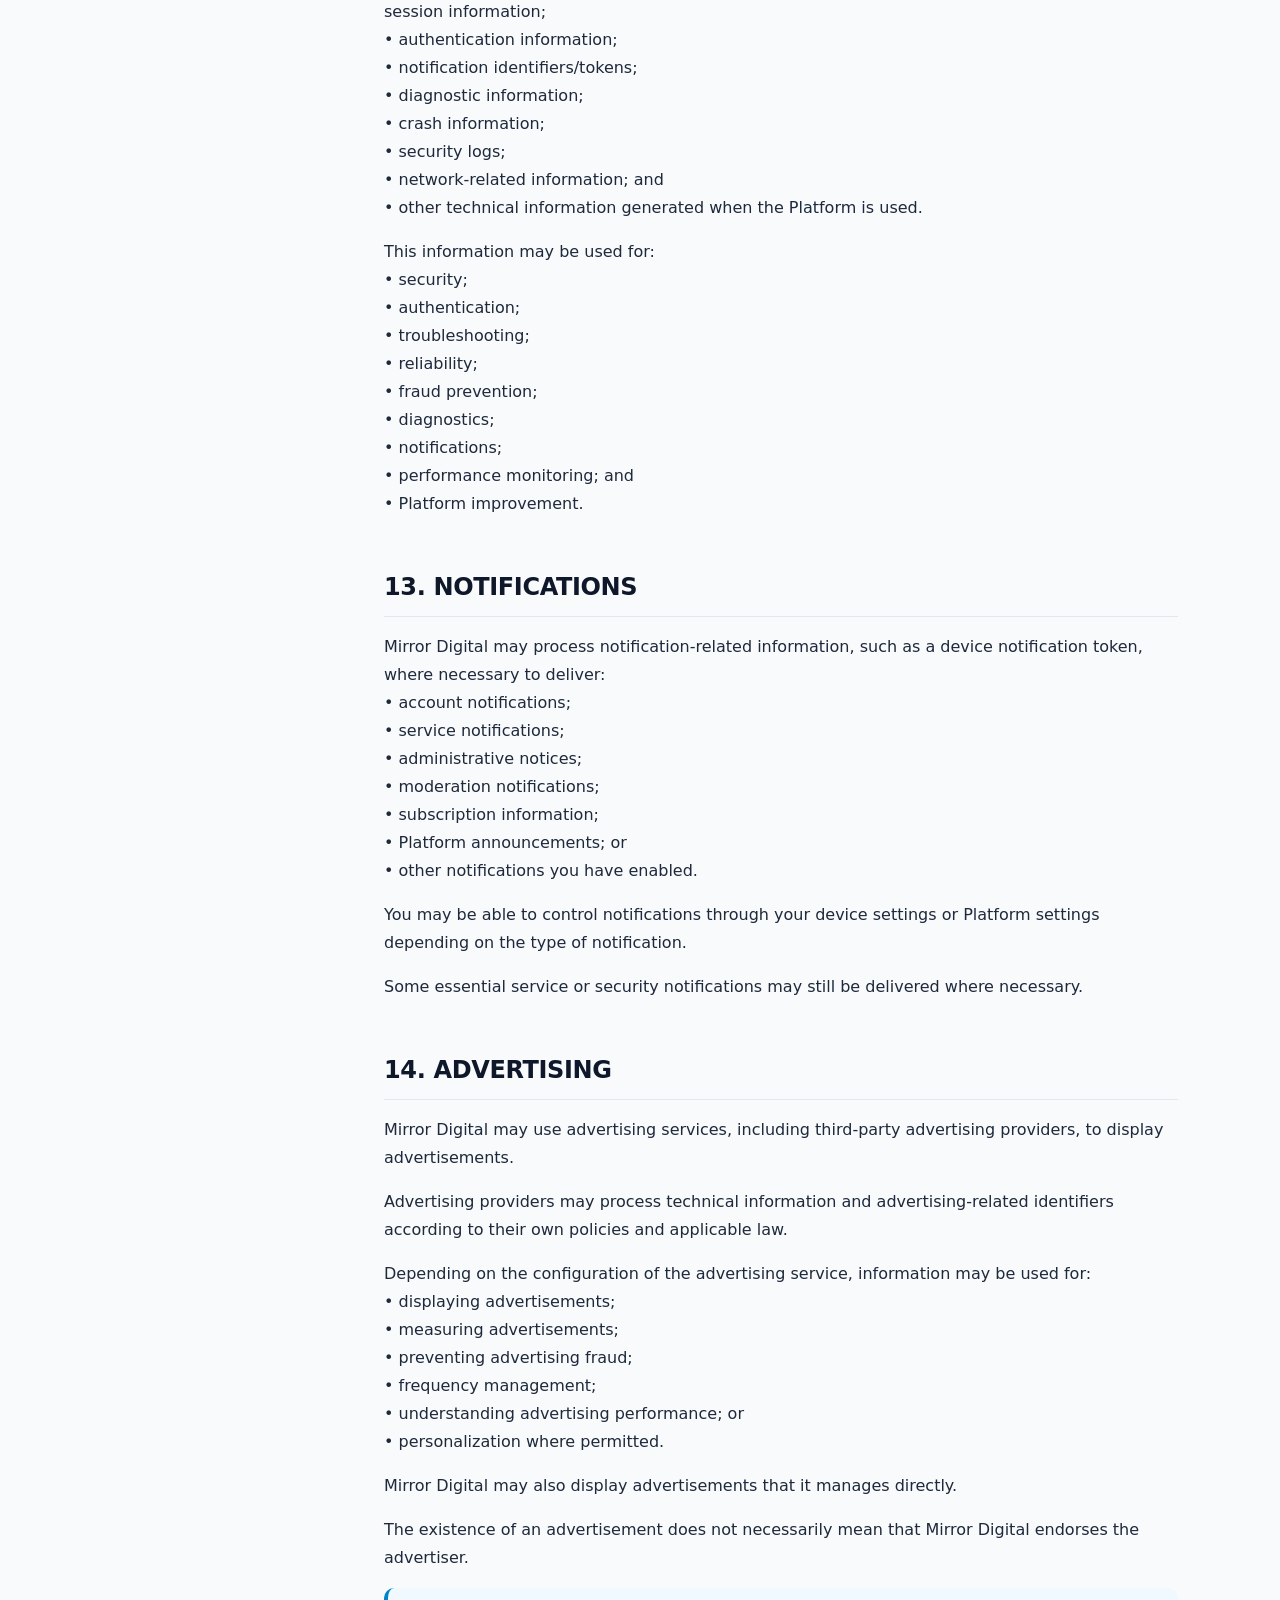
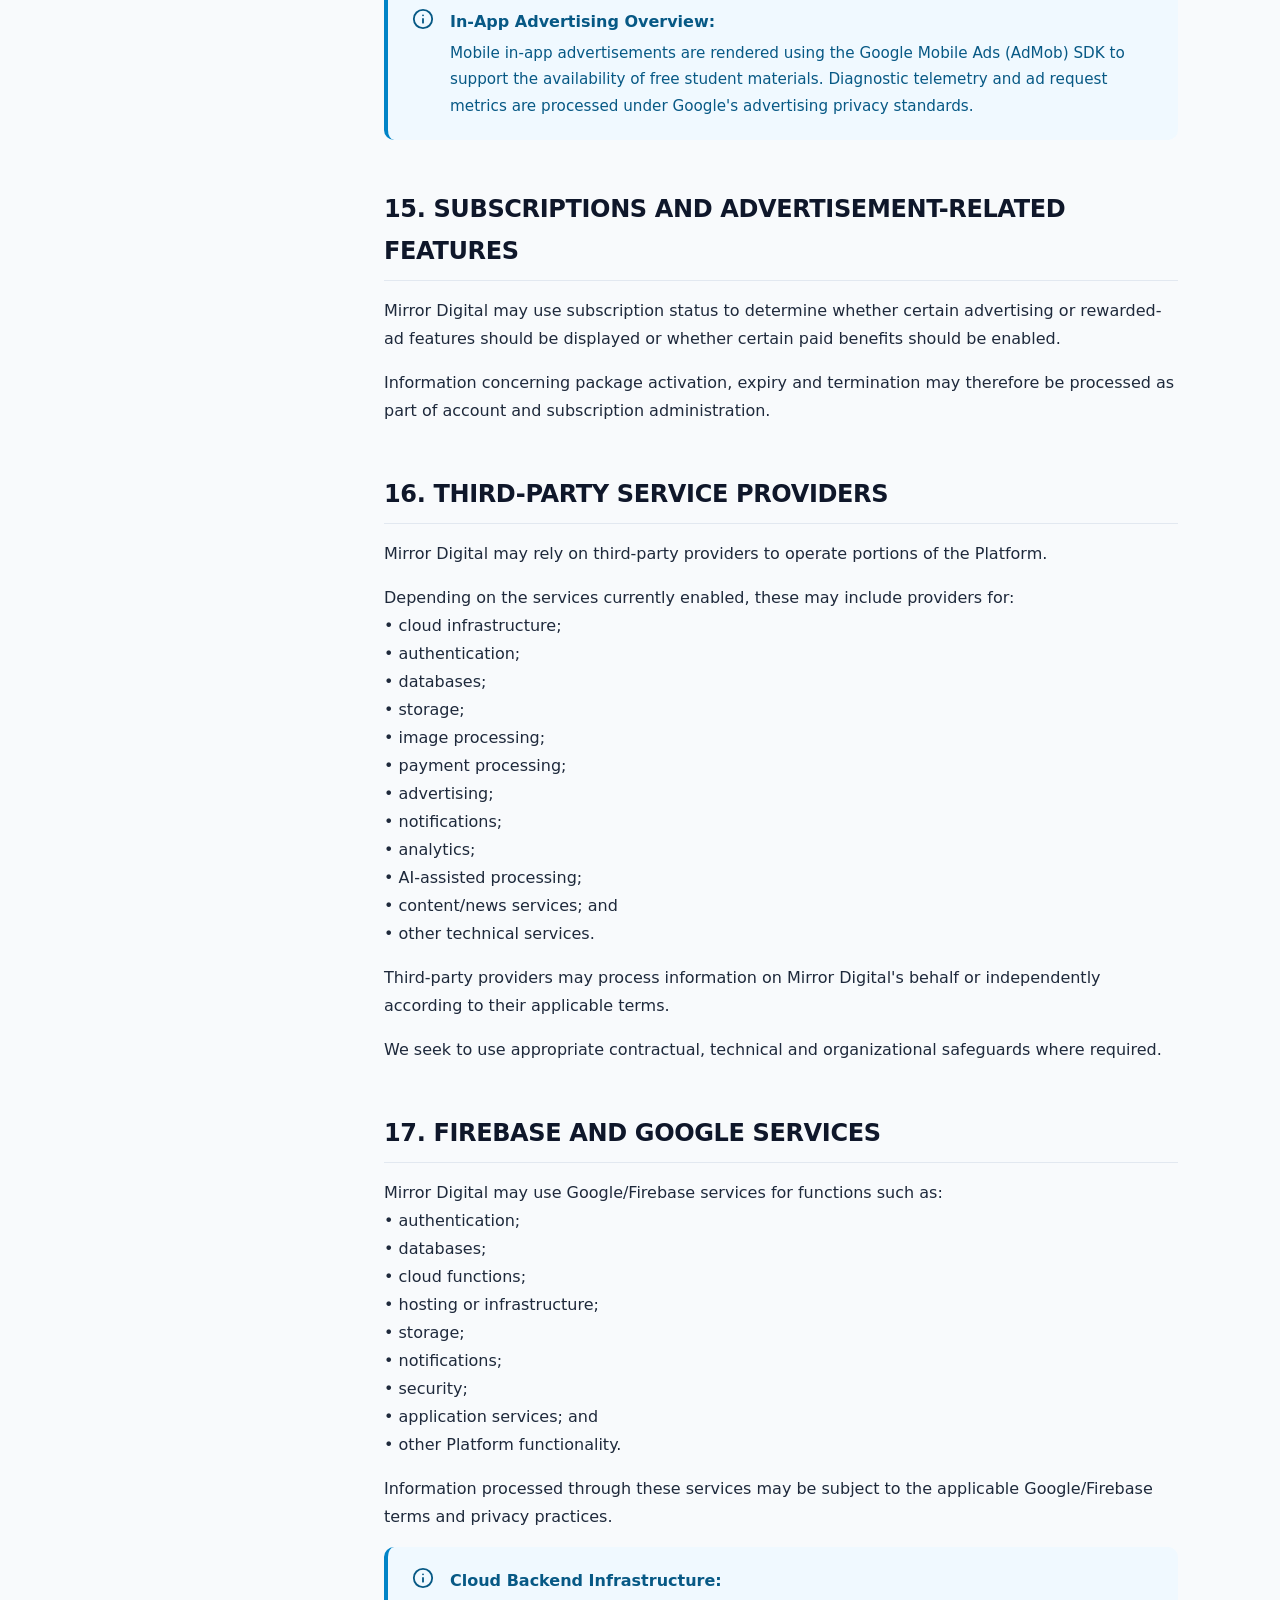
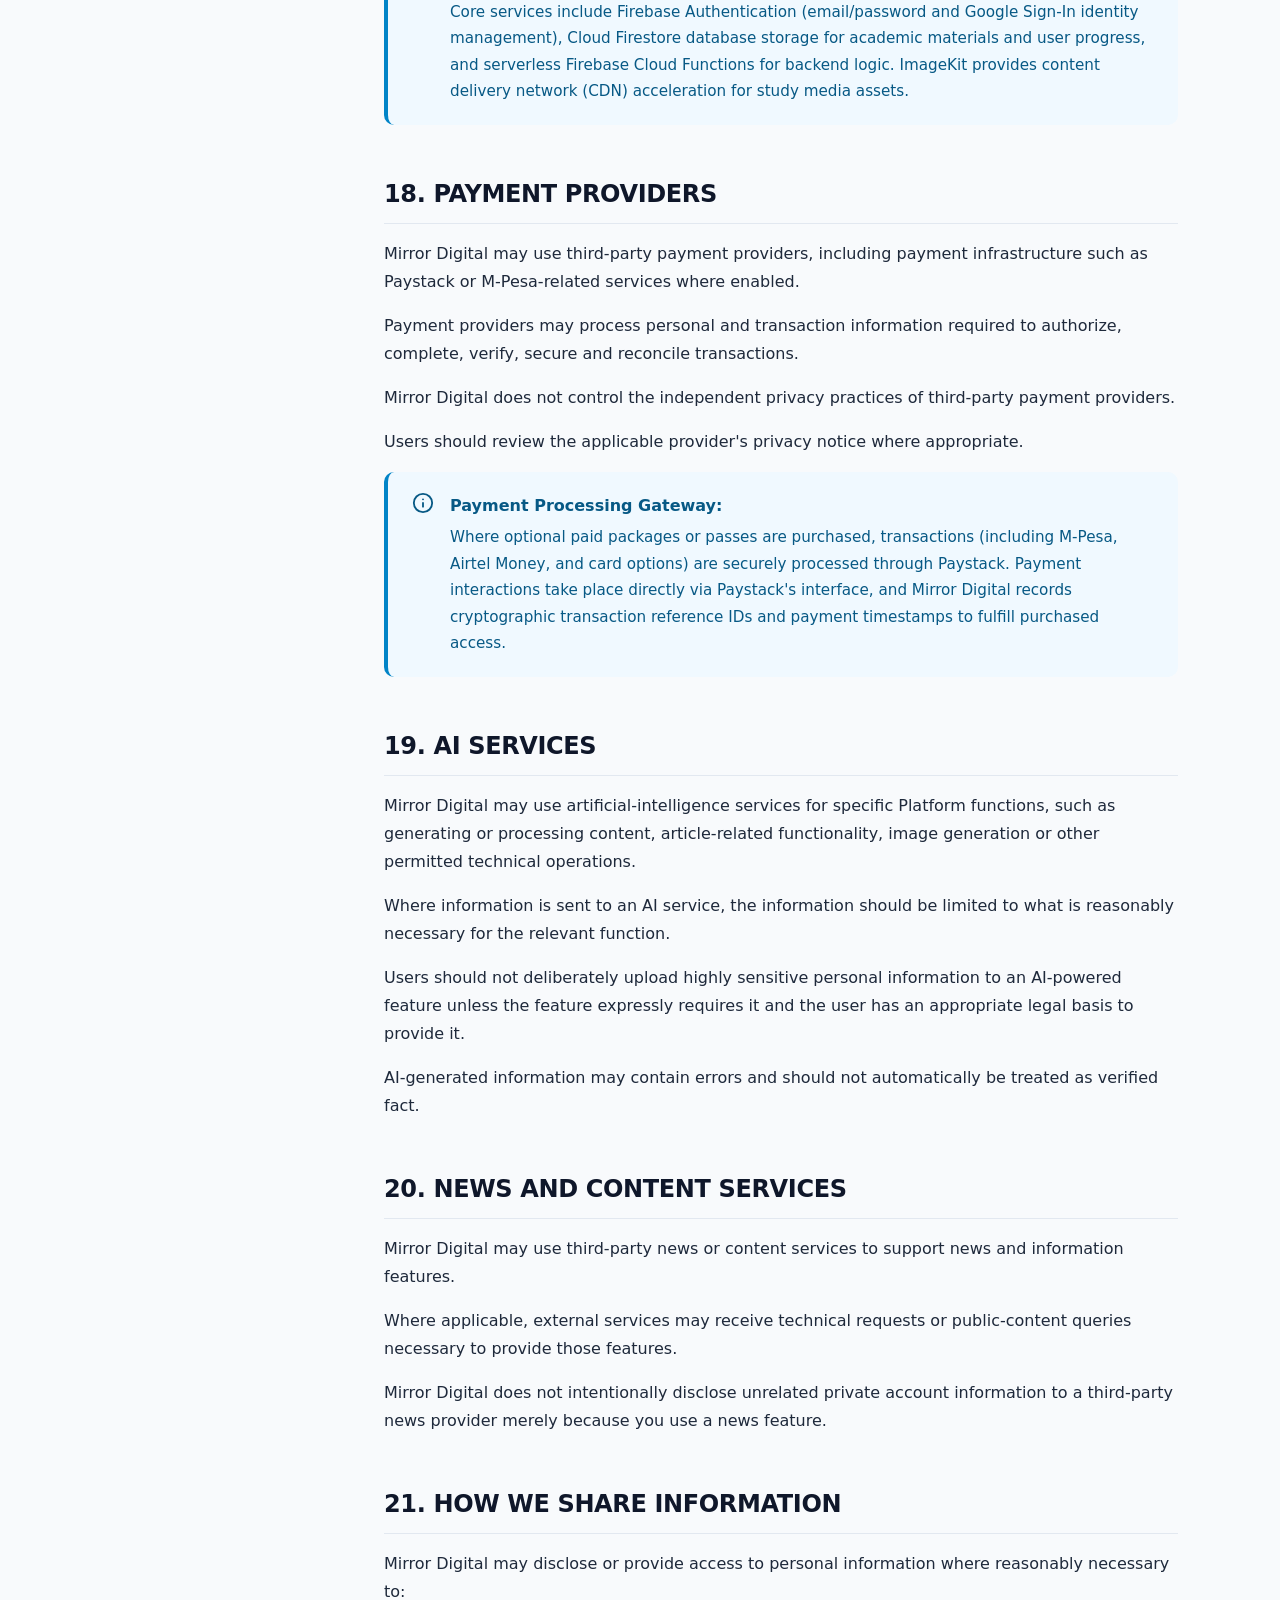
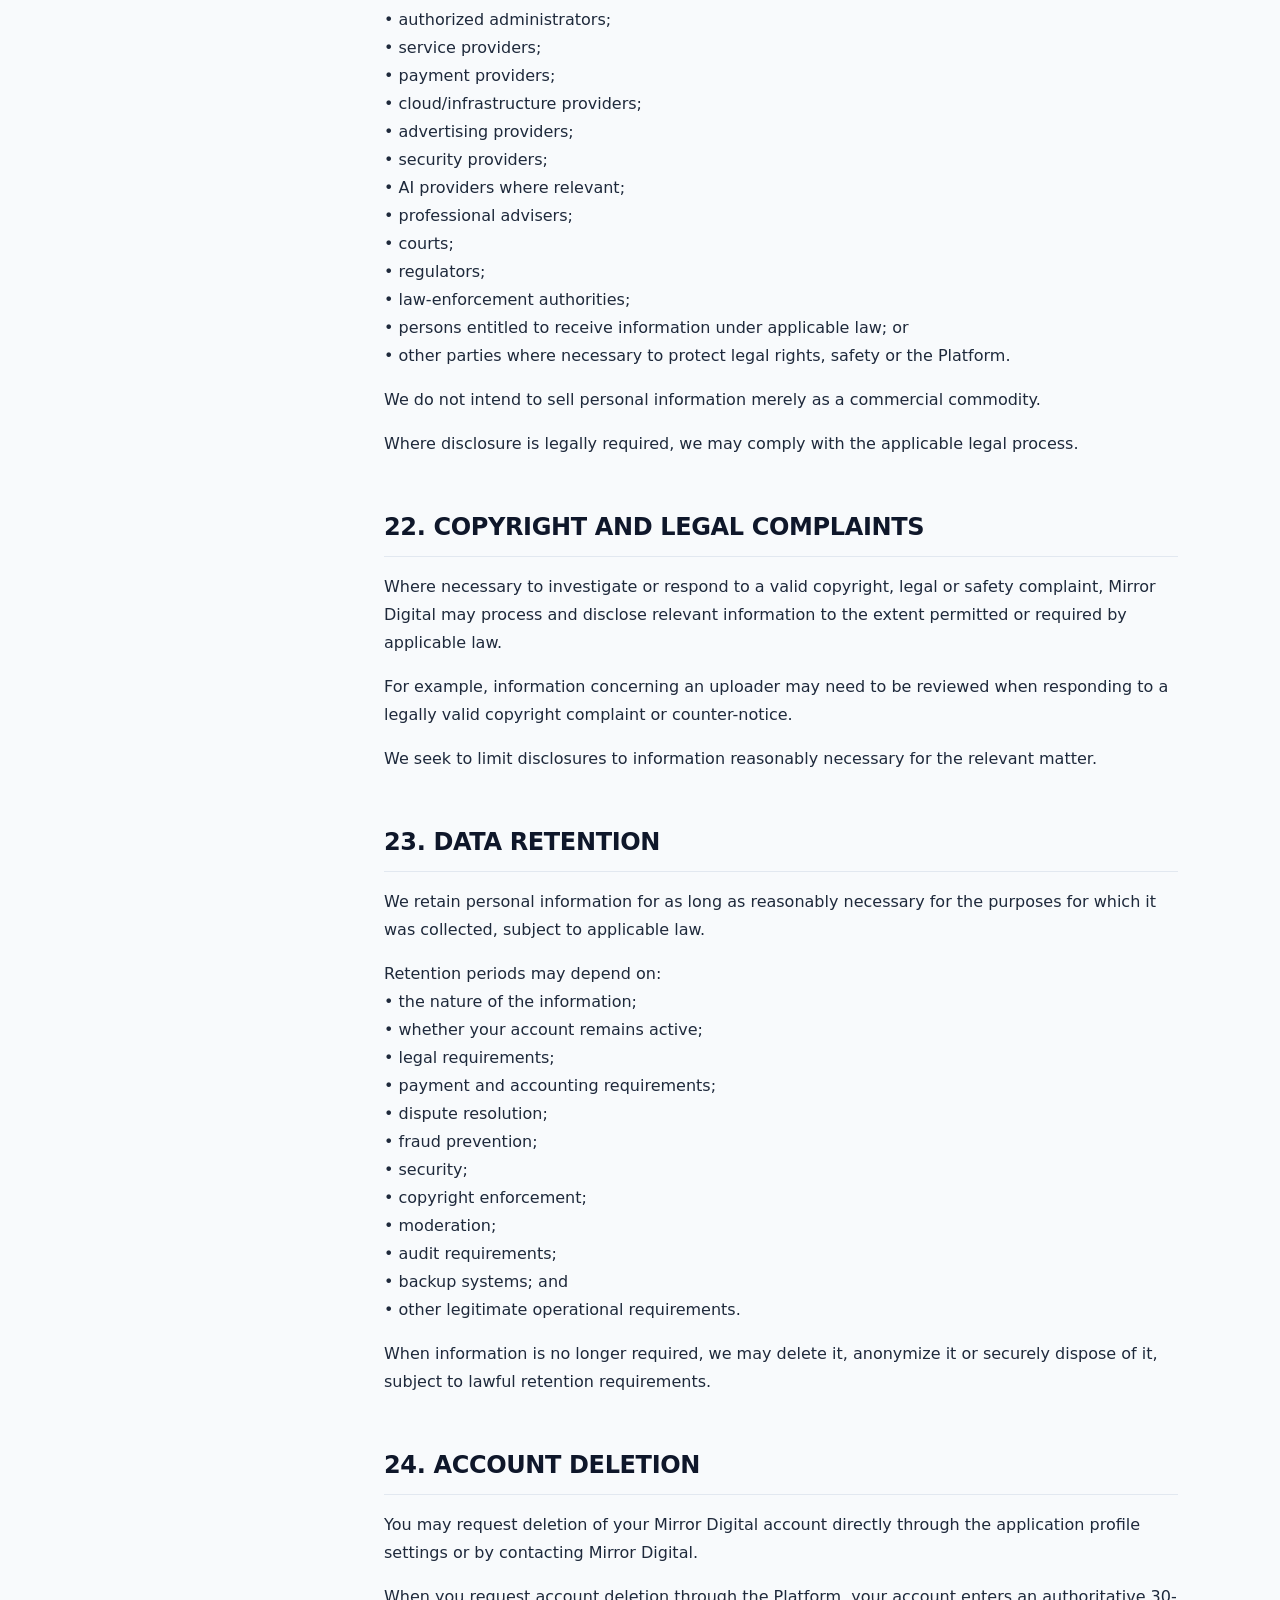
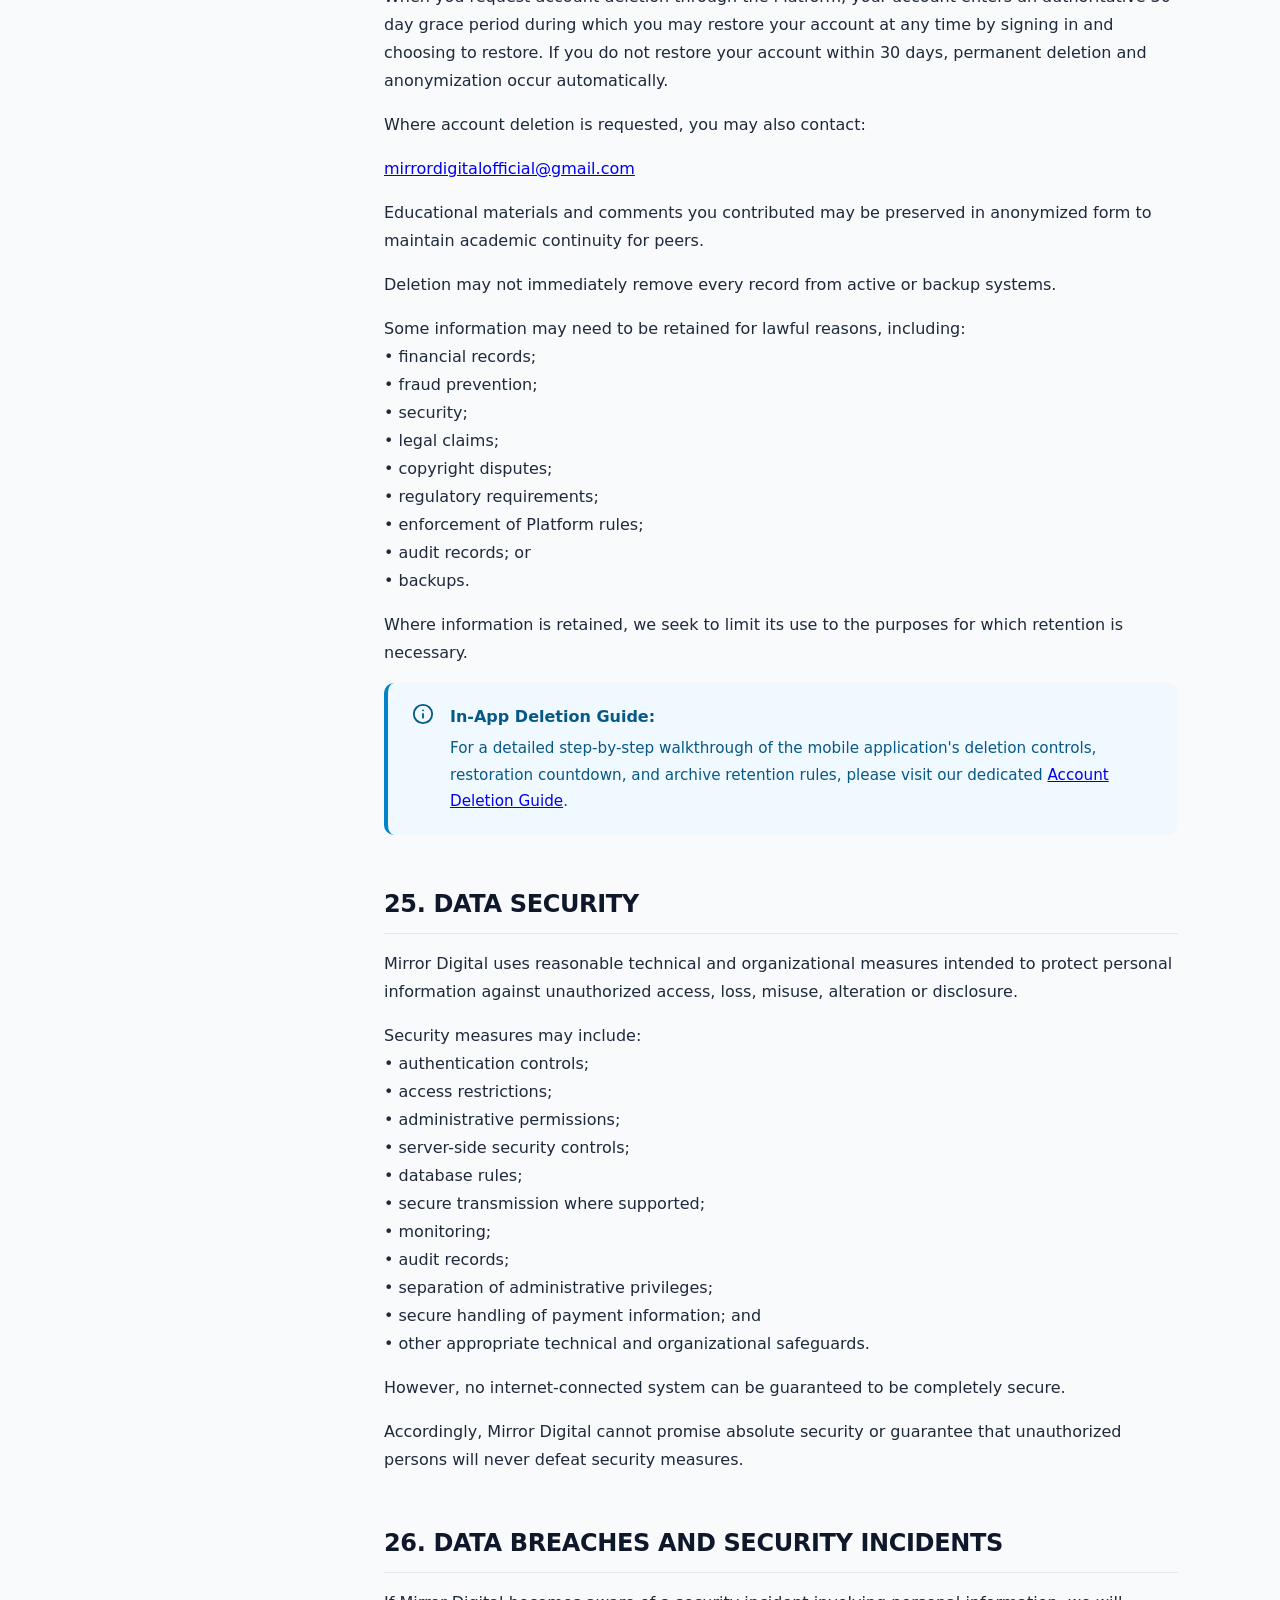
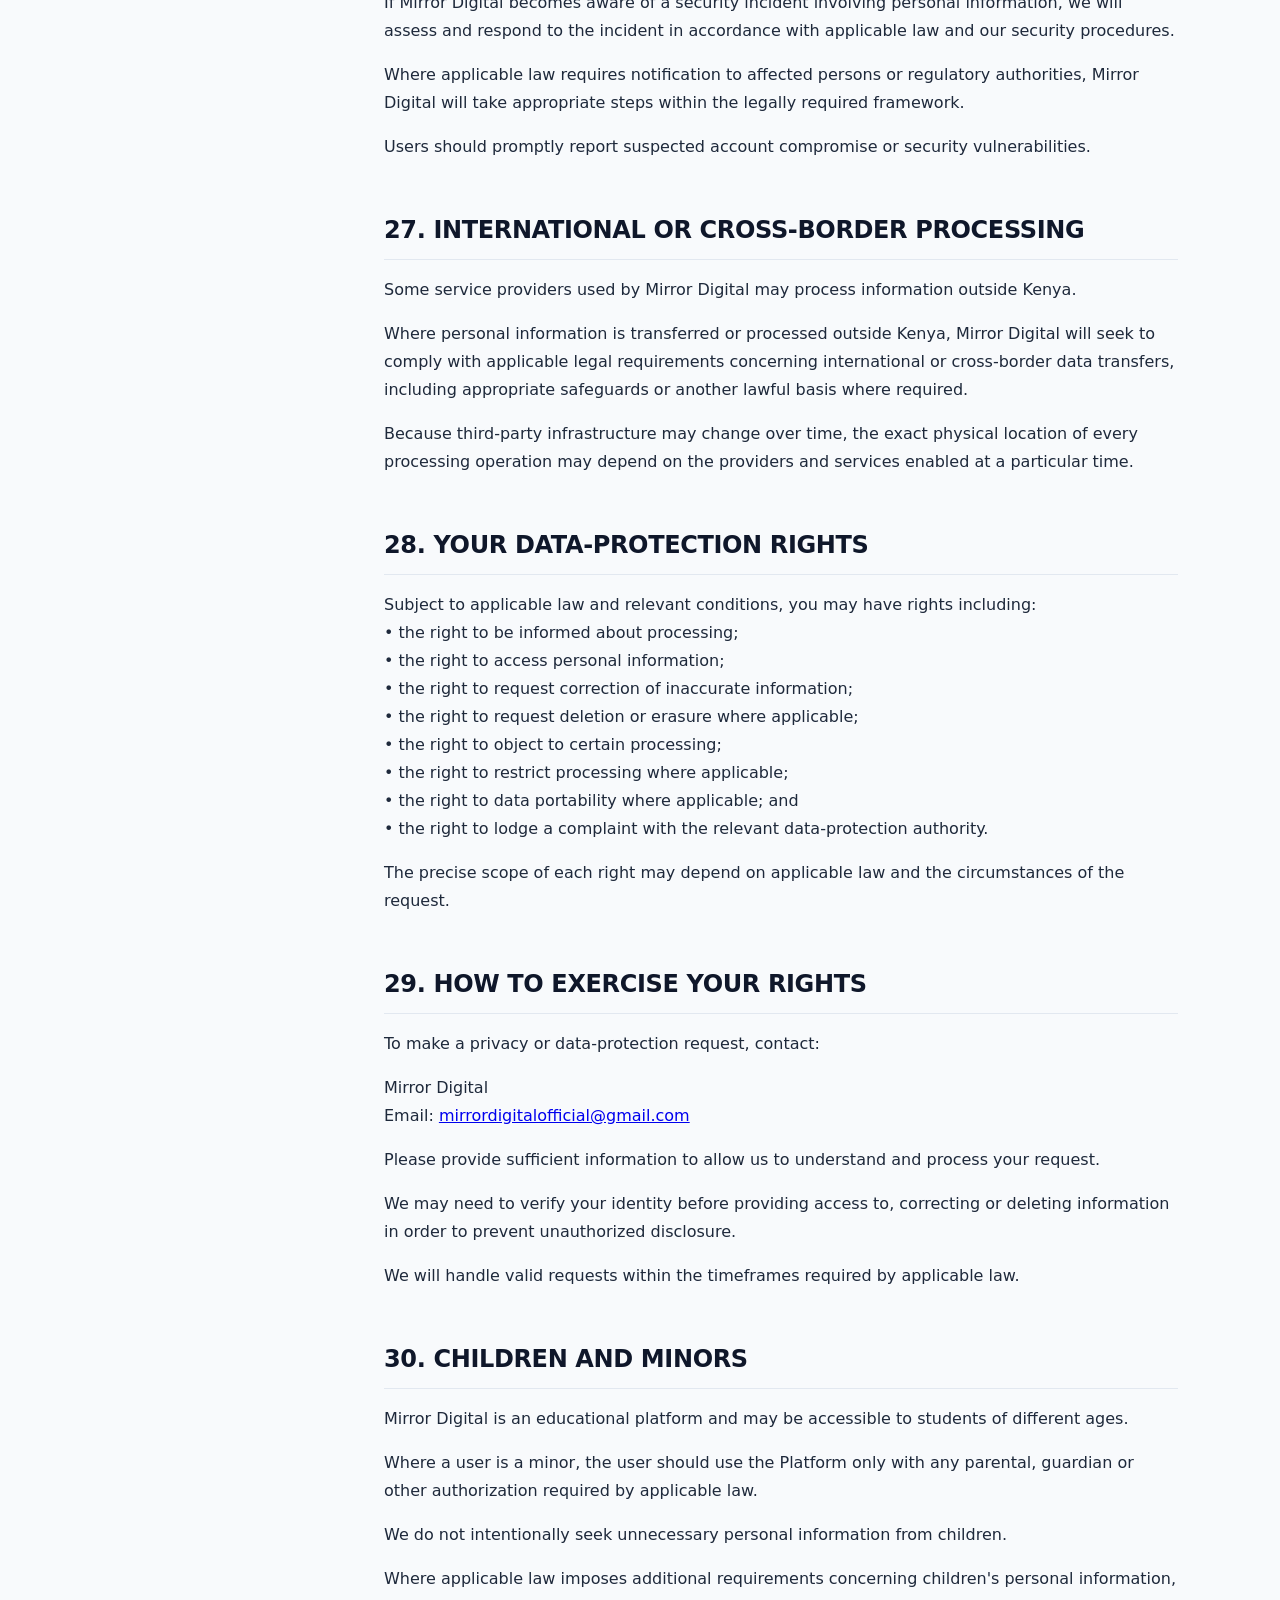
<file: privacy-policy/index.html>
<!DOCTYPE html>
<html lang="en">
<head>
  <meta charset="UTF-8">
  <meta name="viewport" content="width=device-width, initial-scale=1.0">
  <title>Privacy Policy — Mirror Digital</title>
  <meta name="description" content="Official Privacy Policy for Mirror Digital detailing personal data processing, cloud infrastructure, advertising, and user rights (Version 1.0, Effective October 1, 2026).">
  <meta name="theme-color" content="#0F172A">
  <link rel="icon" type="image/jpeg" href="/assets/images/app-icon.jpeg">
  <link rel="apple-touch-icon" href="/assets/images/app-icon.jpeg">
  <link rel="canonical" href="https://mirror-digital-legal.vercel.app/privacy-policy">
  
  <!-- Stylesheets -->
  <link rel="stylesheet" href="/assets/css/variables.css">
  <link rel="stylesheet" href="/assets/css/main.css">
  <link rel="stylesheet" href="/assets/css/legal.css">
</head>
<body>
  <!-- Skip Link for Accessibility -->
  <a href="#main-content" class="skip-link">Skip to main content</a>

  <!-- Header & Navigation -->
  <header class="site-header">
    <div class="container">
      <div class="header-inner">
        <a href="/" class="brand-link" aria-label="Mirror Digital Home">
          <img src="/assets/images/app-icon.jpeg" alt="" class="brand-icon" width="40" height="40">
          <span class="brand-text">Mirror Digital</span>
        </a>
        <button type="button" class="nav-toggle" aria-expanded="false" aria-controls="primary-nav" aria-label="Toggle navigation menu">
          <svg class="nav-toggle-icon" viewBox="0 0 24 24" fill="none" stroke="currentColor" stroke-width="2" stroke-linecap="round" stroke-linejoin="round" aria-hidden="true">
            <line x1="3" y1="6" x2="21" y2="6"></line>
            <line x1="3" y1="12" x2="21" y2="12"></line>
            <line x1="3" y1="18" x2="21" y2="18"></line>
          </svg>
        </button>
        <nav id="primary-nav" class="site-nav" aria-label="Primary navigation">
          <ul class="nav-list">
            <li><a href="/" class="nav-link">Home</a></li>
            <li><a href="/privacy-policy" class="nav-link active" aria-current="page">Privacy Policy</a></li>
            <li><a href="/terms-and-conditions" class="nav-link">Terms & Conditions</a></li>
            <li><a href="/delete-account" class="nav-link">Account Deletion</a></li>
          </ul>
        </nav>
      </div>
    </div>
  </header>

  <!-- Main Legal Document Area -->
  <main id="main-content" class="legal-page">
    <div class="container">
      
      <!-- Document Header -->
      <div class="legal-header">
        <div class="legal-badge">
          <svg width="14" height="14" viewBox="0 0 24 24" fill="none" stroke="currentColor" stroke-width="2.5" stroke-linecap="round" stroke-linejoin="round" aria-hidden="true"><circle cx="12" cy="12" r="10"></circle><polyline points="12 6 12 12 16 14"></polyline></svg>
          Privacy & Data Protection
        </div>
        <h1 class="legal-title">Privacy Policy</h1>
        <div class="legal-meta">
          <div class="legal-meta-item">
            <span class="legal-meta-label">Applicable Platform:</span>
            <span>Mirror Digital Mobile Application</span>
          </div>
          <div class="legal-meta-item">
            <span class="legal-meta-label">Document Version:</span>
            <span>1.0</span>
          </div>
          <div class="legal-meta-item">
            <span class="legal-meta-label">Effective Date:</span>
            <span>October 1, 2026</span>
          </div>
          <div class="legal-meta-item">
            <span class="legal-meta-label">Governing Jurisdiction:</span>
            <span>Republic of Kenya (Data Protection Act)</span>
          </div>
        </div>
      </div>

      <!-- Two-Column Layout (TOC + Content) -->
      <div class="legal-layout">
        
        <!-- Sidebar Navigation (TOC) -->
        <aside class="legal-sidebar" aria-label="Table of Contents">
          <div class="sidebar-title">Privacy Sections (37)</div>
          <ul class="toc-list">
            <li><a href="#privacy-1" class="toc-link">1. ABOUT THIS PRIVACY POLICY</a></li>
            <li><a href="#privacy-2" class="toc-link">2. INFORMATION WE MAY COLLECT</a></li>
            <li><a href="#privacy-3" class="toc-link">3. ACCOUNT INFORMATION</a></li>
            <li><a href="#privacy-4" class="toc-link">4. ACADEMIC AND PERSONALIZATION INFORMATION</a></li>
            <li><a href="#privacy-5" class="toc-link">5. PROFILE PHOTOGRAPHS AND USER-PROVIDED INFORMATION</a></li>
            <li><a href="#privacy-6" class="toc-link">6. USER-UPLOADED MATERIALS</a></li>
            <li><a href="#privacy-7" class="toc-link">7. COMMENTS, REPORTS AND COMMUNITY ACTIVITY</a></li>
            <li><a href="#privacy-8" class="toc-link">8. PAYMENT AND SUBSCRIPTION INFORMATION</a></li>
            <li><a href="#privacy-9" class="toc-link">9. WHY WE PROCESS PERSONAL INFORMATION</a></li>
            <li><a href="#privacy-10" class="toc-link">10. LAWFUL PROCESSING</a></li>
            <li><a href="#privacy-11" class="toc-link">11. ADMINISTRATIVE ACCESS</a></li>
            <li><a href="#privacy-12" class="toc-link">12. DEVICE AND TECHNICAL INFORMATION</a></li>
            <li><a href="#privacy-13" class="toc-link">13. NOTIFICATIONS</a></li>
            <li><a href="#privacy-14" class="toc-link">14. ADVERTISING</a></li>
            <li><a href="#privacy-15" class="toc-link">15. SUBSCRIPTIONS AND ADVERTISEMENT-RELATED FEATURES</a></li>
            <li><a href="#privacy-16" class="toc-link">16. THIRD-PARTY SERVICE PROVIDERS</a></li>
            <li><a href="#privacy-17" class="toc-link">17. FIREBASE AND GOOGLE SERVICES</a></li>
            <li><a href="#privacy-18" class="toc-link">18. PAYMENT PROVIDERS</a></li>
            <li><a href="#privacy-19" class="toc-link">19. AI SERVICES</a></li>
            <li><a href="#privacy-20" class="toc-link">20. NEWS AND CONTENT SERVICES</a></li>
            <li><a href="#privacy-21" class="toc-link">21. HOW WE SHARE INFORMATION</a></li>
            <li><a href="#privacy-22" class="toc-link">22. COPYRIGHT AND LEGAL COMPLAINTS</a></li>
            <li><a href="#privacy-23" class="toc-link">23. DATA RETENTION</a></li>
            <li><a href="#privacy-24" class="toc-link">24. ACCOUNT DELETION</a></li>
            <li><a href="#privacy-25" class="toc-link">25. DATA SECURITY</a></li>
            <li><a href="#privacy-26" class="toc-link">26. DATA BREACHES AND SECURITY INCIDENTS</a></li>
            <li><a href="#privacy-27" class="toc-link">27. INTERNATIONAL OR CROSS-BORDER PROCESSING</a></li>
            <li><a href="#privacy-28" class="toc-link">28. YOUR DATA-PROTECTION RIGHTS</a></li>
            <li><a href="#privacy-29" class="toc-link">29. HOW TO EXERCISE YOUR RIGHTS</a></li>
            <li><a href="#privacy-30" class="toc-link">30. CHILDREN AND MINORS</a></li>
            <li><a href="#privacy-31" class="toc-link">31. USER RESPONSIBILITY FOR INFORMATION PROVIDED</a></li>
            <li><a href="#privacy-32" class="toc-link">32. DATA ABOUT OTHER PEOPLE</a></li>
            <li><a href="#privacy-33" class="toc-link">33. AUTOMATED PROCESSING</a></li>
            <li><a href="#privacy-34" class="toc-link">34. LINKS TO THIRD-PARTY SERVICES</a></li>
            <li><a href="#privacy-35" class="toc-link">35. CHANGES TO THIS PRIVACY POLICY</a></li>
            <li><a href="#privacy-36" class="toc-link">36. GOVERNING LAW</a></li>
            <li><a href="#privacy-37" class="toc-link">37. QUESTIONS, REQUESTS AND COMPLAINTS</a></li>
          </ul>
        </aside>

        <!-- Main Legal Content -->
        <div class="legal-content">
          <!-- Introduction -->
          <div class="legal-section" style="margin-top: 0;">
            <p>Mirror Digital ("we", "our", or "Platform") respects your privacy and is committed to protecting personal information.</p>

            <p>By creating an account, accessing, browsing or using Mirror Digital, you acknowledge that you have read and understood this Privacy Policy.</p>
          </div>

          <!-- Section 1 -->
          <section id="privacy-1" class="legal-section">
            <h2>1. ABOUT THIS PRIVACY POLICY</h2>
            <p>Mirror Digital ("we", "our", or "Platform") respects your privacy and is committed to protecting personal information. Mirror Digital determines the purposes and means of processing and may use third-party data processors or service providers to provide specific services.</p>

            <p>The contact email for privacy and data-related requests is:</p>

            <p><a href="mailto:mirrordigitalofficial@gmail.com">mirrordigitalofficial@gmail.com</a></p>
          </section>

          <!-- Section 2 -->
          <section id="privacy-2" class="legal-section">
            <h2>2. INFORMATION WE MAY COLLECT</h2>
            <p>Depending on how you use the Platform, we may collect or process different categories of information.</p>

            <p>We do not necessarily collect every category from every user.</p>
          </section>

          <!-- Section 3 -->
          <section id="privacy-3" class="legal-section">
            <h2>3. ACCOUNT INFORMATION</h2>
            <p>This may include:<br>• username;<br>• email address;<br>• telephone number;<br>• profile name;<br>• profile photograph;<br>• account identifier;<br>• authentication provider information;<br>• account creation information;<br>• account status;<br>• role or permission information; and<br>• other information necessary to maintain your account.</p>
          </section>

          <!-- Section 4 -->
          <section id="privacy-4" class="legal-section">
            <h2>4. ACADEMIC AND PERSONALIZATION INFORMATION</h2>
            <p>Where you choose to provide it, Mirror Digital may process information used to personalize educational features, such as:<br>• institution;<br>• programme/course;<br>• programme code;<br>• year of study;<br>• semester;<br>• academic preferences;<br>• curriculum selections; and<br>• related educational preferences.</p>

            <p>This information is used to provide and personalize relevant educational functionality.</p>

            <p>You should avoid providing unnecessary sensitive personal information through academic fields.</p>
          </section>

          <!-- Section 5 -->
          <section id="privacy-5" class="legal-section">
            <h2>5. PROFILE PHOTOGRAPHS AND USER-PROVIDED INFORMATION</h2>
            <p>If you choose to upload a profile photograph or other personal information, we process it for the purposes associated with your account and the relevant Platform feature.</p>

            <p>You should only upload information that you have the right to provide.</p>

            <p>Profile information may be visible to other users depending on the Platform's functionality, account settings and the feature through which it is displayed.</p>
          </section>

          <!-- Section 6 -->
          <section id="privacy-6" class="legal-section">
            <h2>6. USER-UPLOADED MATERIALS</h2>
            <p>Mirror Digital allows users to upload educational materials.</p>

            <p>Uploaded material may contain personal information depending on what the uploader chooses to submit.</p>

            <p>Users are responsible for reviewing material before uploading it and should not upload unnecessary personal information belonging to themselves or another person.</p>

            <p>Where educational material contains personal information belonging to another person, the uploader is responsible for having the appropriate legal basis or authorization to share it.</p>

            <p>Mirror Digital may process uploaded material to:<br>• store it;<br>• host it;<br>• organize it;<br>• display it;<br>• generate metadata;<br>• generate previews or thumbnails;<br>• provide search and discovery;<br>• facilitate access by permitted users;<br>• moderate content;<br>• investigate reports;<br>• address copyright complaints;<br>• maintain security; and<br>• operate the Platform.</p>
          </section>

          <!-- Section 7 -->
          <section id="privacy-7" class="legal-section">
            <h2>7. COMMENTS, REPORTS AND COMMUNITY ACTIVITY</h2>
            <p>If you comment on materials, submit a report, interact with moderation systems or otherwise participate in community features, we may process:<br>• your account identifier;<br>• the content of your comment or report;<br>• the material concerned;<br>• timestamps;<br>• moderation information;<br>• administrative actions; and<br>• information necessary to investigate the matter.</p>

            <p>Reports may be reviewed by authorized administrators or personnel where necessary to investigate abuse, copyright complaints, security incidents or violations of Platform rules.</p>
          </section>

          <!-- Section 8 -->
          <section id="privacy-8" class="legal-section">
            <h2>8. PAYMENT AND SUBSCRIPTION INFORMATION</h2>
            <p>Mirror Digital may provide paid packages, passes or subscriptions.</p>

            <p>When you make a payment, we may process transaction-related information such as:<br>• payment reference;<br>• package purchased;<br>• amount;<br>• currency;<br>• payment status;<br>• transaction date/time;<br>• payment phone number where relevant;<br>• subscription status;<br>• activation and expiry information;<br>• refund/dispute information; and<br>• other information necessary to reconcile or support a transaction.</p>

            <p>Payment providers may separately process payment information under their own privacy policies and terms.</p>

            <p>Mirror Digital does not intentionally request or store your M-Pesa PIN.</p>

            <p>Where card or other sensitive payment credentials are processed by a payment provider, those credentials may be handled directly by the relevant provider rather than by Mirror Digital.</p>
          </section>

          <!-- Section 9 -->
          <section id="privacy-9" class="legal-section">
            <h2>9. WHY WE PROCESS PERSONAL INFORMATION</h2>
            <p>Depending on the circumstances, Mirror Digital may process personal information to:<br>• create and manage accounts;<br>• authenticate users;<br>• provide educational personalization;<br>• provide requested Platform services;<br>• host and manage user-uploaded materials;<br>• facilitate access to educational content;<br>• process subscriptions and payments;<br>• provide customer support;<br>• respond to complaints;<br>• moderate content;<br>• investigate reports;<br>• address copyright complaints;<br>• prevent fraud;<br>• protect Platform security;<br>• detect abuse;<br>• maintain audit records;<br>• send relevant service notifications;<br>• provide advertising where applicable;<br>• improve Platform functionality;<br>• troubleshoot technical problems;<br>• comply with legal obligations;<br>• respond to lawful requests;<br>• protect the rights and safety of users and Mirror Digital; and<br>• perform other purposes reasonably connected to the services you request.</p>

            <p>We seek to process information for specific and legitimate purposes and avoid collecting information that is unnecessary for those purposes.</p>
          </section>

          <!-- Section 10 -->
          <section id="privacy-10" class="legal-section">
            <h2>10. LAWFUL PROCESSING</h2>
            <p>Depending on the circumstances and applicable law, processing may be based on grounds such as:<br>• your consent;<br>• performance of a contract or provision of requested services;<br>• compliance with a legal obligation;<br>• protection of vital interests where applicable;<br>• legitimate interests that are not overridden by applicable rights and freedoms; or<br>• another lawful basis recognized by applicable law.</p>

            <p>Where consent is relied upon, you may have rights concerning withdrawal of consent, subject to legal and operational limitations.</p>

            <p>Withdrawal of consent does not necessarily invalidate processing that was lawfully carried out before withdrawal.</p>
          </section>

          <!-- Section 11 -->
          <section id="privacy-11" class="legal-section">
            <h2>11. ADMINISTRATIVE ACCESS</h2>
            <p>Authorized Mirror Digital administrators may access certain account and Platform information when reasonably necessary for:<br>• account support;<br>• moderation;<br>• security;<br>• fraud investigation;<br>• payment reconciliation;<br>• copyright complaints;<br>• user reports;<br>• troubleshooting;<br>• legal compliance;<br>• enforcement of Platform rules; or<br>• administration of Mirror Digital.</p>

            <p>Administrative access should be limited to authorized personnel and legitimate operational purposes.</p>

            <p>Payment and security information may receive additional access restrictions.</p>
          </section>

          <!-- Section 12 -->
          <section id="privacy-12" class="legal-section">
            <h2>12. DEVICE AND TECHNICAL INFORMATION</h2>
            <p>Depending on the Platform features and services used, technical information may be collected or processed, including:<br>• device type;<br>• operating-system information;<br>• application version;<br>• technical identifiers;<br>session information;<br>• authentication information;<br>• notification identifiers/tokens;<br>• diagnostic information;<br>• crash information;<br>• security logs;<br>• network-related information; and<br>• other technical information generated when the Platform is used.</p>

            <p>This information may be used for:<br>• security;<br>• authentication;<br>• troubleshooting;<br>• reliability;<br>• fraud prevention;<br>• diagnostics;<br>• notifications;<br>• performance monitoring; and<br>• Platform improvement.</p>
          </section>

          <!-- Section 13 -->
          <section id="privacy-13" class="legal-section">
            <h2>13. NOTIFICATIONS</h2>
            <p>Mirror Digital may process notification-related information, such as a device notification token, where necessary to deliver:<br>• account notifications;<br>• service notifications;<br>• administrative notices;<br>• moderation notifications;<br>• subscription information;<br>• Platform announcements; or<br>• other notifications you have enabled.</p>

            <p>You may be able to control notifications through your device settings or Platform settings depending on the type of notification.</p>

            <p>Some essential service or security notifications may still be delivered where necessary.</p>
          </section>

          <!-- Section 14 -->
          <section id="privacy-14" class="legal-section">
            <h2>14. ADVERTISING</h2>
            <p>Mirror Digital may use advertising services, including third-party advertising providers, to display advertisements.</p>

            <p>Advertising providers may process technical information and advertising-related identifiers according to their own policies and applicable law.</p>

            <p>Depending on the configuration of the advertising service, information may be used for:<br>• displaying advertisements;<br>• measuring advertisements;<br>• preventing advertising fraud;<br>• frequency management;<br>• understanding advertising performance; or<br>• personalization where permitted.</p>

            <p>Mirror Digital may also display advertisements that it manages directly.</p>

            <p>The existence of an advertisement does not necessarily mean that Mirror Digital endorses the advertiser.</p>
            <div class="callout callout-info" style="margin-top: var(--space-4);">
              <svg width="22" height="22" viewBox="0 0 24 24" fill="none" stroke="currentColor" stroke-width="2" stroke-linecap="round" stroke-linejoin="round" style="flex-shrink: 0;" aria-hidden="true"><circle cx="12" cy="12" r="10"></circle><line x1="12" y1="16" x2="12" y2="12"></line><line x1="12" y1="8" x2="12.01" y2="8"></line></svg>
              <div>
                <strong>In-App Advertising Overview:</strong>
                <p style="margin-top: 4px; margin-bottom: 0; font-size: 0.95rem;">
                  Mobile in-app advertisements are rendered using the Google Mobile Ads (AdMob) SDK to support the availability of free student materials. Diagnostic telemetry and ad request metrics are processed under Google's advertising privacy standards.
                </p>
              </div>
            </div>
          </section>

          <!-- Section 15 -->
          <section id="privacy-15" class="legal-section">
            <h2>15. SUBSCRIPTIONS AND ADVERTISEMENT-RELATED FEATURES</h2>
            <p>Mirror Digital may use subscription status to determine whether certain advertising or rewarded-ad features should be displayed or whether certain paid benefits should be enabled.</p>

            <p>Information concerning package activation, expiry and termination may therefore be processed as part of account and subscription administration.</p>
          </section>

          <!-- Section 16 -->
          <section id="privacy-16" class="legal-section">
            <h2>16. THIRD-PARTY SERVICE PROVIDERS</h2>
            <p>Mirror Digital may rely on third-party providers to operate portions of the Platform.</p>

            <p>Depending on the services currently enabled, these may include providers for:<br>• cloud infrastructure;<br>• authentication;<br>• databases;<br>• storage;<br>• image processing;<br>• payment processing;<br>• advertising;<br>• notifications;<br>• analytics;<br>• AI-assisted processing;<br>• content/news services; and<br>• other technical services.</p>

            <p>Third-party providers may process information on Mirror Digital's behalf or independently according to their applicable terms.</p>

            <p>We seek to use appropriate contractual, technical and organizational safeguards where required.</p>
          </section>

          <!-- Section 17 -->
          <section id="privacy-17" class="legal-section">
            <h2>17. FIREBASE AND GOOGLE SERVICES</h2>
            <p>Mirror Digital may use Google/Firebase services for functions such as:<br>• authentication;<br>• databases;<br>• cloud functions;<br>• hosting or infrastructure;<br>• storage;<br>• notifications;<br>• security;<br>• application services; and<br>• other Platform functionality.</p>

            <p>Information processed through these services may be subject to the applicable Google/Firebase terms and privacy practices.</p>
            <div class="callout callout-info" style="margin-top: var(--space-4);">
              <svg width="22" height="22" viewBox="0 0 24 24" fill="none" stroke="currentColor" stroke-width="2" stroke-linecap="round" stroke-linejoin="round" style="flex-shrink: 0;" aria-hidden="true"><circle cx="12" cy="12" r="10"></circle><line x1="12" y1="16" x2="12" y2="12"></line><line x1="12" y1="8" x2="12.01" y2="8"></line></svg>
              <div>
                <strong>Cloud Backend Infrastructure:</strong>
                <p style="margin-top: 4px; margin-bottom: 0; font-size: 0.95rem;">
                  Core services include Firebase Authentication (email/password and Google Sign-In identity management), Cloud Firestore database storage for academic materials and user progress, and serverless Firebase Cloud Functions for backend logic. ImageKit provides content delivery network (CDN) acceleration for study media assets.
                </p>
              </div>
            </div>
          </section>

          <!-- Section 18 -->
          <section id="privacy-18" class="legal-section">
            <h2>18. PAYMENT PROVIDERS</h2>
            <p>Mirror Digital may use third-party payment providers, including payment infrastructure such as Paystack or M-Pesa-related services where enabled.</p>

            <p>Payment providers may process personal and transaction information required to authorize, complete, verify, secure and reconcile transactions.</p>

            <p>Mirror Digital does not control the independent privacy practices of third-party payment providers.</p>

            <p>Users should review the applicable provider's privacy notice where appropriate.</p>
            <div class="callout callout-info" style="margin-top: var(--space-4);">
              <svg width="22" height="22" viewBox="0 0 24 24" fill="none" stroke="currentColor" stroke-width="2" stroke-linecap="round" stroke-linejoin="round" style="flex-shrink: 0;" aria-hidden="true"><circle cx="12" cy="12" r="10"></circle><line x1="12" y1="16" x2="12" y2="12"></line><line x1="12" y1="8" x2="12.01" y2="8"></line></svg>
              <div>
                <strong>Payment Processing Gateway:</strong>
                <p style="margin-top: 4px; margin-bottom: 0; font-size: 0.95rem;">
                  Where optional paid packages or passes are purchased, transactions (including M-Pesa, Airtel Money, and card options) are securely processed through Paystack. Payment interactions take place directly via Paystack's interface, and Mirror Digital records cryptographic transaction reference IDs and payment timestamps to fulfill purchased access.
                </p>
              </div>
            </div>
          </section>

          <!-- Section 19 -->
          <section id="privacy-19" class="legal-section">
            <h2>19. AI SERVICES</h2>
            <p>Mirror Digital may use artificial-intelligence services for specific Platform functions, such as generating or processing content, article-related functionality, image generation or other permitted technical operations.</p>

            <p>Where information is sent to an AI service, the information should be limited to what is reasonably necessary for the relevant function.</p>

            <p>Users should not deliberately upload highly sensitive personal information to an AI-powered feature unless the feature expressly requires it and the user has an appropriate legal basis to provide it.</p>

            <p>AI-generated information may contain errors and should not automatically be treated as verified fact.</p>
          </section>

          <!-- Section 20 -->
          <section id="privacy-20" class="legal-section">
            <h2>20. NEWS AND CONTENT SERVICES</h2>
            <p>Mirror Digital may use third-party news or content services to support news and information features.</p>

            <p>Where applicable, external services may receive technical requests or public-content queries necessary to provide those features.</p>

            <p>Mirror Digital does not intentionally disclose unrelated private account information to a third-party news provider merely because you use a news feature.</p>
          </section>

          <!-- Section 21 -->
          <section id="privacy-21" class="legal-section">
            <h2>21. HOW WE SHARE INFORMATION</h2>
            <p>Mirror Digital may disclose or provide access to personal information where reasonably necessary to:<br>• authorized administrators;<br>• service providers;<br>• payment providers;<br>• cloud/infrastructure providers;<br>• advertising providers;<br>• security providers;<br>• AI providers where relevant;<br>• professional advisers;<br>• courts;<br>• regulators;<br>• law-enforcement authorities;<br>• persons entitled to receive information under applicable law; or<br>• other parties where necessary to protect legal rights, safety or the Platform.</p>

            <p>We do not intend to sell personal information merely as a commercial commodity.</p>

            <p>Where disclosure is legally required, we may comply with the applicable legal process.</p>
          </section>

          <!-- Section 22 -->
          <section id="privacy-22" class="legal-section">
            <h2>22. COPYRIGHT AND LEGAL COMPLAINTS</h2>
            <p>Where necessary to investigate or respond to a valid copyright, legal or safety complaint, Mirror Digital may process and disclose relevant information to the extent permitted or required by applicable law.</p>

            <p>For example, information concerning an uploader may need to be reviewed when responding to a legally valid copyright complaint or counter-notice.</p>

            <p>We seek to limit disclosures to information reasonably necessary for the relevant matter.</p>
          </section>

          <!-- Section 23 -->
          <section id="privacy-23" class="legal-section">
            <h2>23. DATA RETENTION</h2>
            <p>We retain personal information for as long as reasonably necessary for the purposes for which it was collected, subject to applicable law.</p>

            <p>Retention periods may depend on:<br>• the nature of the information;<br>• whether your account remains active;<br>• legal requirements;<br>• payment and accounting requirements;<br>• dispute resolution;<br>• fraud prevention;<br>• security;<br>• copyright enforcement;<br>• moderation;<br>• audit requirements;<br>• backup systems; and<br>• other legitimate operational requirements.</p>

            <p>When information is no longer required, we may delete it, anonymize it or securely dispose of it, subject to lawful retention requirements.</p>
          </section>

          <!-- Section 24 -->
          <section id="privacy-24" class="legal-section">
            <h2>24. ACCOUNT DELETION</h2>
            <p>You may request deletion of your Mirror Digital account directly through the application profile settings or by contacting Mirror Digital.</p>

            <p>When you request account deletion through the Platform, your account enters an authoritative 30-day grace period during which you may restore your account at any time by signing in and choosing to restore. If you do not restore your account within 30 days, permanent deletion and anonymization occur automatically.</p>

            <p>Where account deletion is requested, you may also contact:</p>

            <p><a href="mailto:mirrordigitalofficial@gmail.com">mirrordigitalofficial@gmail.com</a></p>

            <p>Educational materials and comments you contributed may be preserved in anonymized form to maintain academic continuity for peers.</p>

            <p>Deletion may not immediately remove every record from active or backup systems.</p>

            <p>Some information may need to be retained for lawful reasons, including:<br>• financial records;<br>• fraud prevention;<br>• security;<br>• legal claims;<br>• copyright disputes;<br>• regulatory requirements;<br>• enforcement of Platform rules;<br>• audit records; or<br>• backups.</p>

            <p>Where information is retained, we seek to limit its use to the purposes for which retention is necessary.</p>
            <div class="callout callout-info" style="margin-top: var(--space-4);">
              <svg width="22" height="22" viewBox="0 0 24 24" fill="none" stroke="currentColor" stroke-width="2" stroke-linecap="round" stroke-linejoin="round" style="flex-shrink: 0;" aria-hidden="true"><circle cx="12" cy="12" r="10"></circle><line x1="12" y1="16" x2="12" y2="12"></line><line x1="12" y1="8" x2="12.01" y2="8"></line></svg>
              <div>
                <strong>In-App Deletion Guide:</strong>
                <p style="margin-top: 4px; margin-bottom: 0; font-size: 0.95rem;">
                  For a detailed step-by-step walkthrough of the mobile application's deletion controls, restoration countdown, and archive retention rules, please visit our dedicated <a href="/delete-account">Account Deletion Guide</a>.
                </p>
              </div>
            </div>
          </section>

          <!-- Section 25 -->
          <section id="privacy-25" class="legal-section">
            <h2>25. DATA SECURITY</h2>
            <p>Mirror Digital uses reasonable technical and organizational measures intended to protect personal information against unauthorized access, loss, misuse, alteration or disclosure.</p>

            <p>Security measures may include:<br>• authentication controls;<br>• access restrictions;<br>• administrative permissions;<br>• server-side security controls;<br>• database rules;<br>• secure transmission where supported;<br>• monitoring;<br>• audit records;<br>• separation of administrative privileges;<br>• secure handling of payment information; and<br>• other appropriate technical and organizational safeguards.</p>

            <p>However, no internet-connected system can be guaranteed to be completely secure.</p>

            <p>Accordingly, Mirror Digital cannot promise absolute security or guarantee that unauthorized persons will never defeat security measures.</p>
          </section>

          <!-- Section 26 -->
          <section id="privacy-26" class="legal-section">
            <h2>26. DATA BREACHES AND SECURITY INCIDENTS</h2>
            <p>If Mirror Digital becomes aware of a security incident involving personal information, we will assess and respond to the incident in accordance with applicable law and our security procedures.</p>

            <p>Where applicable law requires notification to affected persons or regulatory authorities, Mirror Digital will take appropriate steps within the legally required framework.</p>

            <p>Users should promptly report suspected account compromise or security vulnerabilities.</p>
          </section>

          <!-- Section 27 -->
          <section id="privacy-27" class="legal-section">
            <h2>27. INTERNATIONAL OR CROSS-BORDER PROCESSING</h2>
            <p>Some service providers used by Mirror Digital may process information outside Kenya.</p>

            <p>Where personal information is transferred or processed outside Kenya, Mirror Digital will seek to comply with applicable legal requirements concerning international or cross-border data transfers, including appropriate safeguards or another lawful basis where required.</p>

            <p>Because third-party infrastructure may change over time, the exact physical location of every processing operation may depend on the providers and services enabled at a particular time.</p>
          </section>

          <!-- Section 28 -->
          <section id="privacy-28" class="legal-section">
            <h2>28. YOUR DATA-PROTECTION RIGHTS</h2>
            <p>Subject to applicable law and relevant conditions, you may have rights including:<br>• the right to be informed about processing;<br>• the right to access personal information;<br>• the right to request correction of inaccurate information;<br>• the right to request deletion or erasure where applicable;<br>• the right to object to certain processing;<br>• the right to restrict processing where applicable;<br>• the right to data portability where applicable; and<br>• the right to lodge a complaint with the relevant data-protection authority.</p>

            <p>The precise scope of each right may depend on applicable law and the circumstances of the request.</p>
          </section>

          <!-- Section 29 -->
          <section id="privacy-29" class="legal-section">
            <h2>29. HOW TO EXERCISE YOUR RIGHTS</h2>
            <p>To make a privacy or data-protection request, contact:</p>

            <p>Mirror Digital<br>Email: <a href="mailto:mirrordigitalofficial@gmail.com">mirrordigitalofficial@gmail.com</a></p>

            <p>Please provide sufficient information to allow us to understand and process your request.</p>

            <p>We may need to verify your identity before providing access to, correcting or deleting information in order to prevent unauthorized disclosure.</p>

            <p>We will handle valid requests within the timeframes required by applicable law.</p>
          </section>

          <!-- Section 30 -->
          <section id="privacy-30" class="legal-section">
            <h2>30. CHILDREN AND MINORS</h2>
            <p>Mirror Digital is an educational platform and may be accessible to students of different ages.</p>

            <p>Where a user is a minor, the user should use the Platform only with any parental, guardian or other authorization required by applicable law.</p>

            <p>We do not intentionally seek unnecessary personal information from children.</p>

            <p>Where applicable law imposes additional requirements concerning children's personal information, parental/guardian authorization, age verification or processing of children's data, Mirror Digital will seek to comply with those requirements.</p>

            <p>Users should not upload another person's personal information, especially a child's information, unless they have the appropriate legal authority or permission to do so.</p>
          </section>

          <!-- Section 31 -->
          <section id="privacy-31" class="legal-section">
            <h2>31. USER RESPONSIBILITY FOR INFORMATION PROVIDED</h2>
            <p>You are responsible for ensuring that information you voluntarily provide to Mirror Digital is reasonably accurate and that you have the right to provide it.</p>

            <p>You should not submit:<br>• passwords;<br>• M-Pesa PINs;<br>• payment security codes;<br>• private encryption keys;<br>• authentication secrets;<br>• unnecessary identity documents; or<br>• other highly sensitive information<br>through ordinary Platform features unless specifically requested through a secure and legitimate process.</p>
          </section>

          <!-- Section 32 -->
          <section id="privacy-32" class="legal-section">
            <h2>32. DATA ABOUT OTHER PEOPLE</h2>
            <p>If you upload, submit or otherwise provide information about another person, you are responsible for ensuring that you have a lawful basis or authorization to provide that information.</p>

            <p>You should not use Mirror Digital to expose another person's private information, confidential information or sensitive personal information unlawfully.</p>
          </section>

          <!-- Section 33 -->
          <section id="privacy-33" class="legal-section">
            <h2>33. AUTOMATED PROCESSING</h2>
            <p>Some Platform functionality may involve automated processing, recommendations, classification, content organization, moderation assistance or AI-assisted processing.</p>

            <p>Where automated systems are used, outputs may contain errors.</p>

            <p>Where applicable law provides rights concerning automated decision-making or profiling, those rights will apply according to the circumstances and legal requirements.</p>
          </section>

          <!-- Section 34 -->
          <section id="privacy-34" class="legal-section">
            <h2>34. LINKS TO THIRD-PARTY SERVICES</h2>
            <p>The Platform may contain links or integrations to third-party websites and services.</p>

            <p>Mirror Digital does not control the privacy practices of those third parties.</p>

            <p>You should review their privacy policies before providing personal information to them.</p>
          </section>

          <!-- Section 35 -->
          <section id="privacy-35" class="legal-section">
            <h2>35. CHANGES TO THIS PRIVACY POLICY</h2>
            <p>We may update this Privacy Policy when reasonably necessary because of:<br>• changes to the Platform;<br>• changes in technology;<br>• new services;<br>• changes to third-party providers;<br>• changes in law;<br>• security requirements;<br>• changes in data-processing practices; or<br>• other operational reasons.</p>

            <p>The current version will be made available through Mirror Digital.</p>

            <p>The effective date and version should be displayed so that users can identify the current policy.</p>

            <p>Where a material change requires notice under applicable law, Mirror Digital will provide appropriate notice.</p>
          </section>

          <!-- Section 36 -->
          <section id="privacy-36" class="legal-section">
            <h2>36. GOVERNING LAW</h2>
            <p>This Privacy Policy is intended to operate subject to the applicable laws of Kenya, including applicable data-protection requirements.</p>

            <p>Nothing in this Privacy Policy removes any mandatory rights or protections available to a data subject under applicable law.</p>
          </section>

          <!-- Section 37 -->
          <section id="privacy-37" class="legal-section">
            <h2>37. QUESTIONS, REQUESTS AND COMPLAINTS</h2>
            <p>For questions, privacy requests, account-data requests or complaints concerning Mirror Digital's processing of personal information:</p>

            <p>Mirror Digital<br>Email: <a href="mailto:mirrordigitalofficial@gmail.com">mirrordigitalofficial@gmail.com</a></p>

            <p>If you believe your data-protection rights have not been appropriately addressed, you may also have the right to lodge a complaint with the relevant data-protection authority in accordance with applicable law.</p>
          </section>

          <!-- Acknowledgement Box -->
          <div class="rule-box" style="margin-top: var(--space-12);">
            <div class="rule-box-title">
              <svg width="18" height="18" viewBox="0 0 24 24" fill="none" stroke="currentColor" stroke-width="2" stroke-linecap="round" stroke-linejoin="round" aria-hidden="true"><path d="M22 11.08V12a10 10 0 1 1-5.93-9.14"></path><polyline points="22 4 12 14.01 9 11.01"></polyline></svg>
              Privacy Acknowledgement
            </div>
            <p>By using Mirror Digital, you acknowledge that you have been provided access to this Privacy Policy and understand that your personal information may be processed as described above, subject to applicable law.</p>

            <p>Mirror Digital<br>Privacy Policy — Version 1.0</p>
          </div>

        </div>
      </div>
    </div>
  </main>

  <!-- Site Footer -->
  <footer class="site-footer">
    <div class="container">
      <div class="footer-grid">
        <div class="footer-brand">
          <a href="/" class="brand-link" style="margin-bottom: var(--space-3);" aria-label="Mirror Digital Home">
            <img src="/assets/images/app-icon.jpeg" alt="" class="brand-icon" width="36" height="36">
            <span class="brand-text" style="font-size: 1.15rem;">Mirror Digital</span>
          </a>
          <p>
            Mirror Digital is an educational technology application delivering academic materials, student resources, and educational archives.
          </p>
        </div>
        <div>
          <h4 class="footer-heading">Legal Resources</h4>
          <ul class="footer-links">
            <li><a href="/" class="footer-link">Home</a></li>
            <li><a href="/privacy-policy" class="footer-link">Privacy Policy</a></li>
            <li><a href="/terms-and-conditions" class="footer-link">Terms & Conditions</a></li>
            <li><a href="/delete-account" class="footer-link">Account Deletion</a></li>
            <li><a href="mailto:mirrordigitalofficial@gmail.com" class="footer-link">Privacy & Support Enquiries</a></li>
          </ul>
        </div>
        <div>
          <h4 class="footer-heading">Platform Systems</h4>
          <ul class="footer-links">
            <li><span class="footer-link" style="color: var(--color-text-light);">Firebase Auth & Firestore</span></li>
            <li><span class="footer-link" style="color: var(--color-text-light);">ImageKit Media CDN</span></li>
            <li><span class="footer-link" style="color: var(--color-text-light);">Paystack Payment Gateway</span></li>
            <li><span class="footer-link" style="color: var(--color-text-light);">Google Mobile Ads</span></li>
          </ul>
        </div>
      </div>
      <div class="footer-bottom">
        <div>&copy; <span id="current-year">2026</span> Mirror Digital. All rights reserved.</div>
        <div>Official legal and compliance documentation for the Mirror Digital educational platform.</div>
      </div>
    </div>
  </footer>

  <!-- Scripts -->
  <script src="/assets/js/main.js" defer></script>
</body>
</html>
</file>
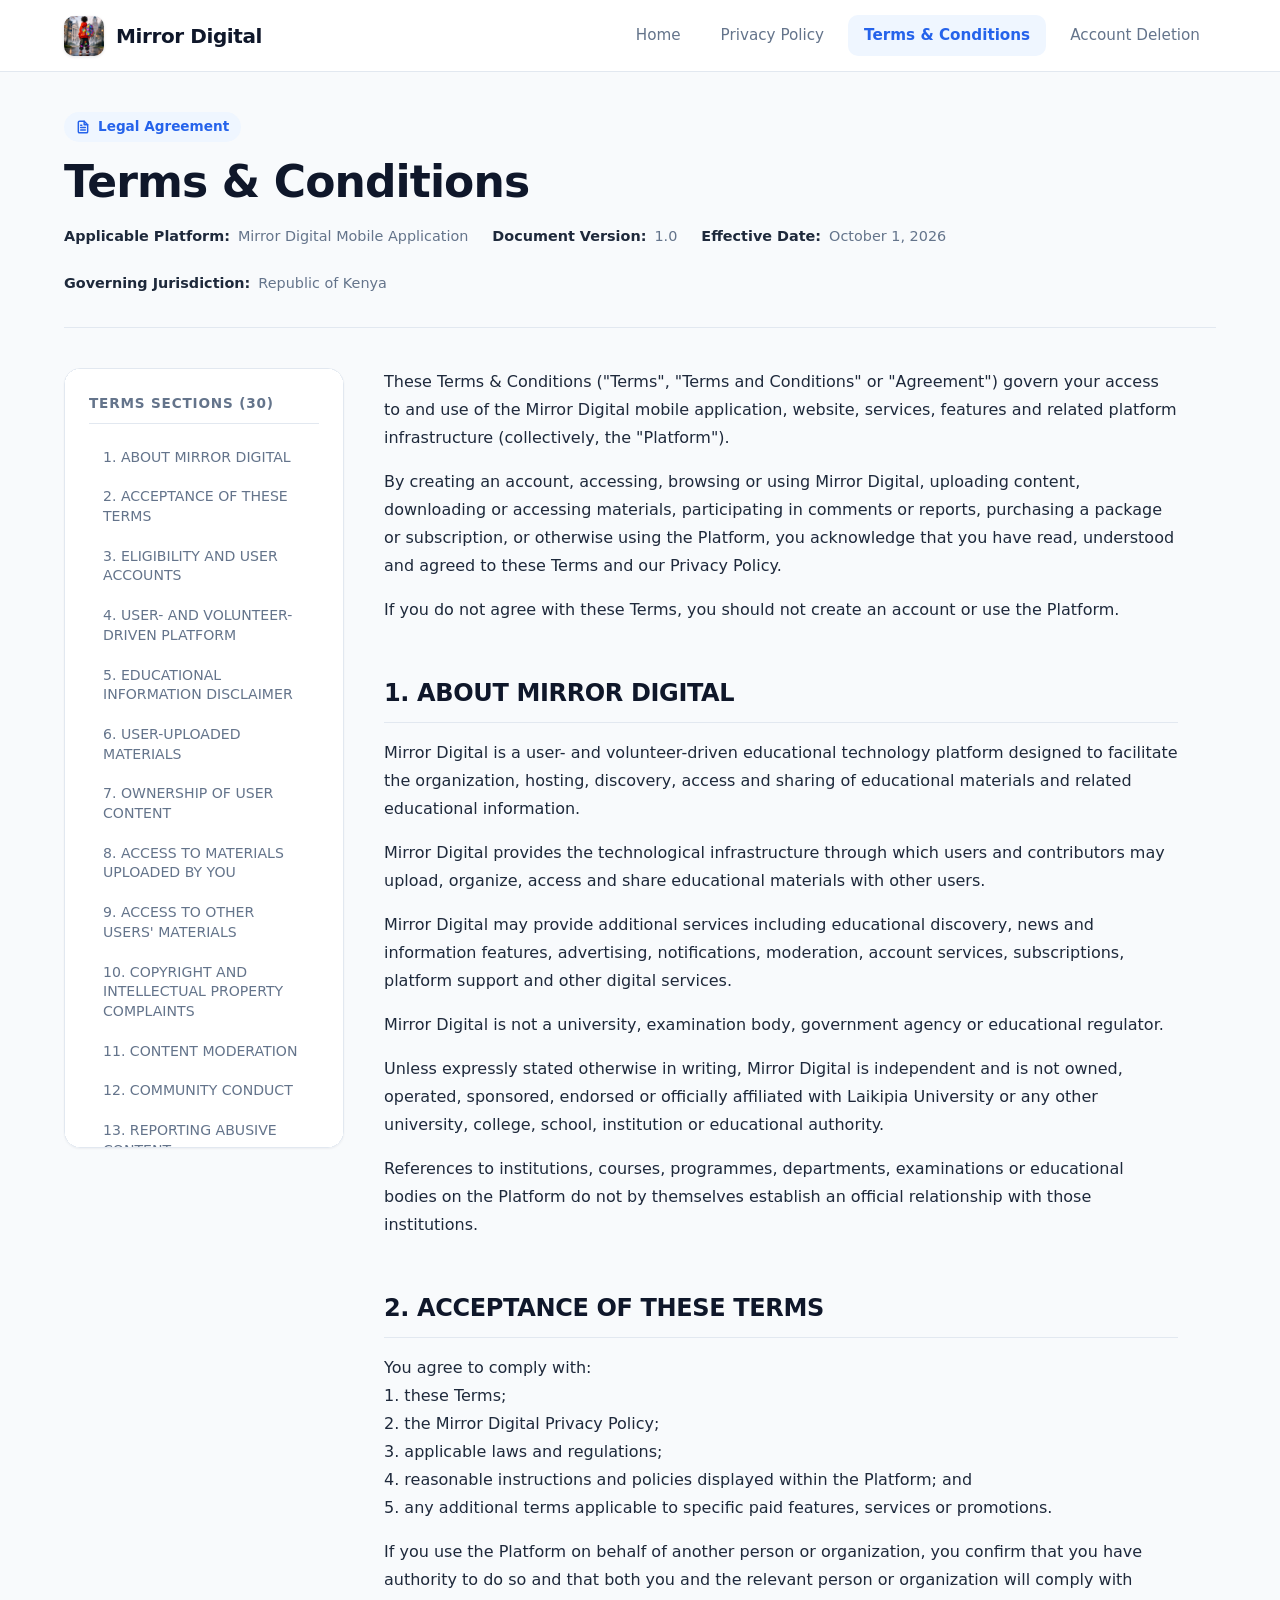
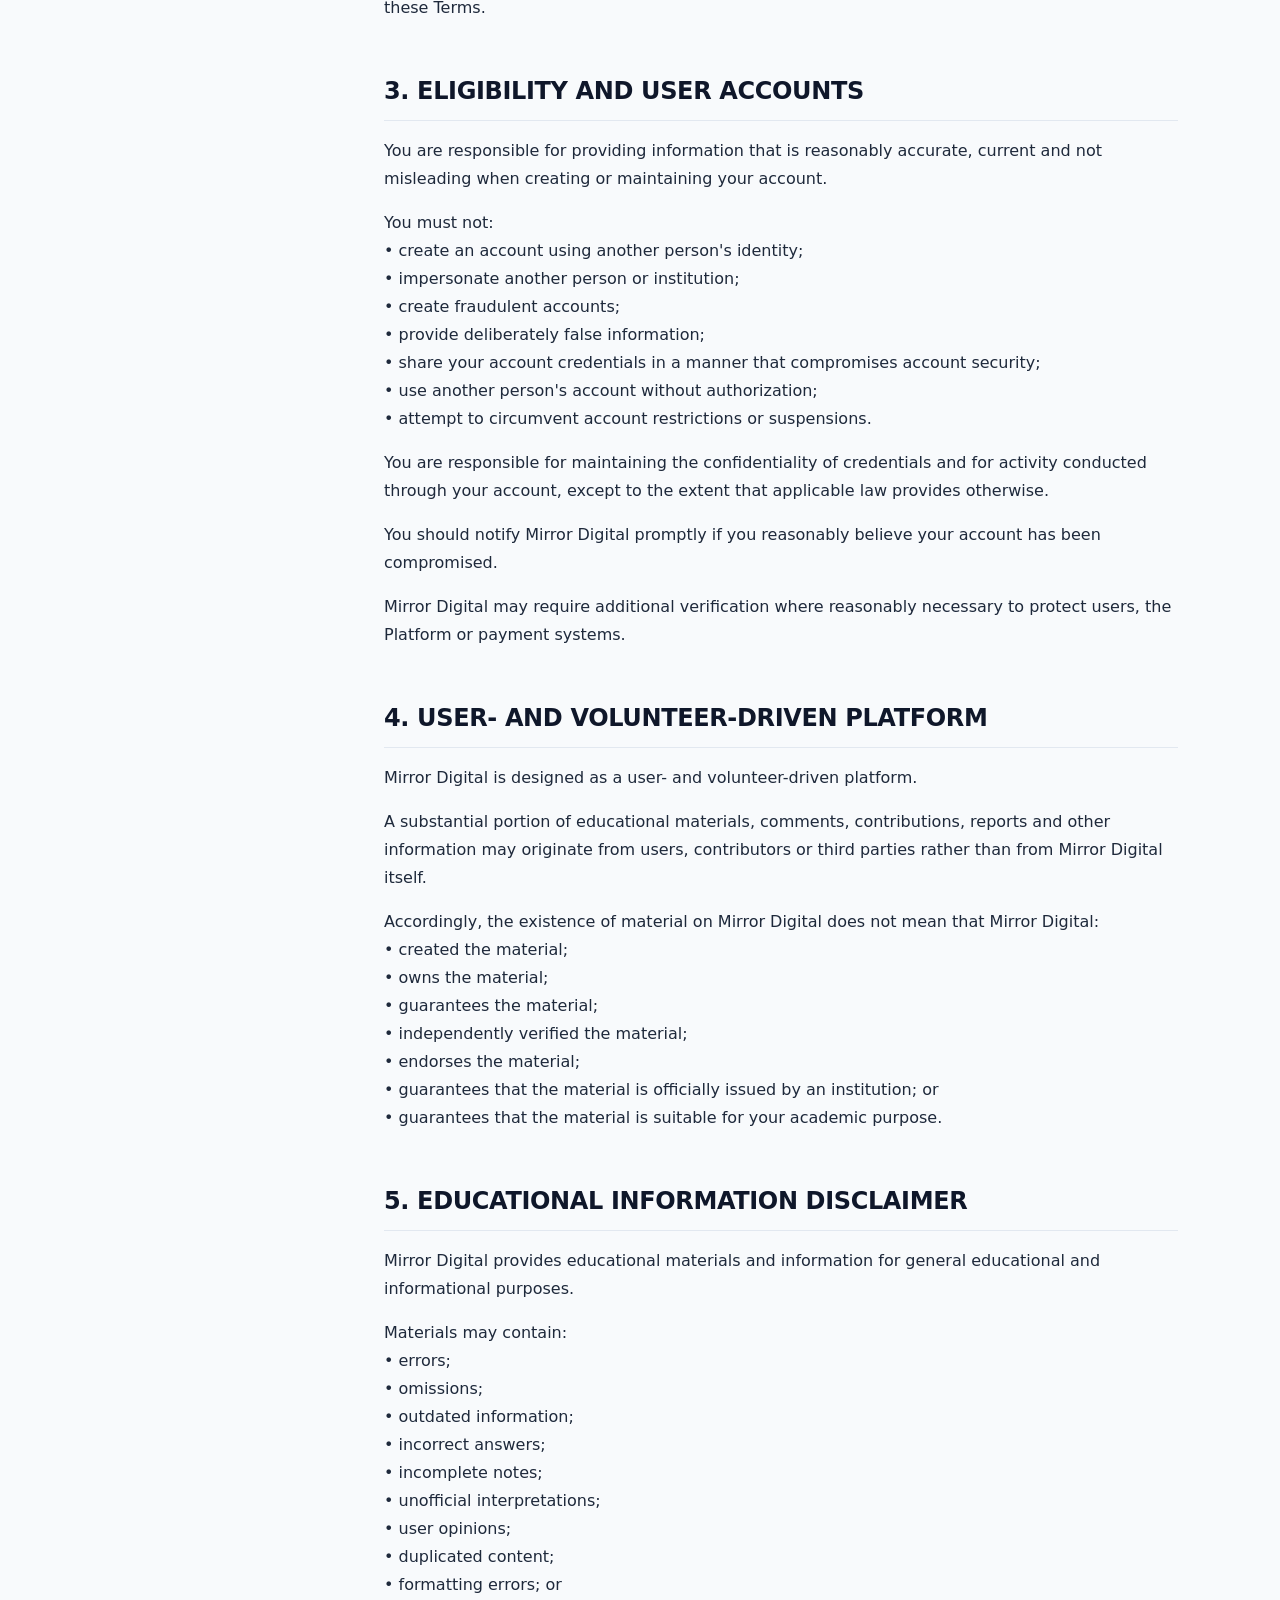
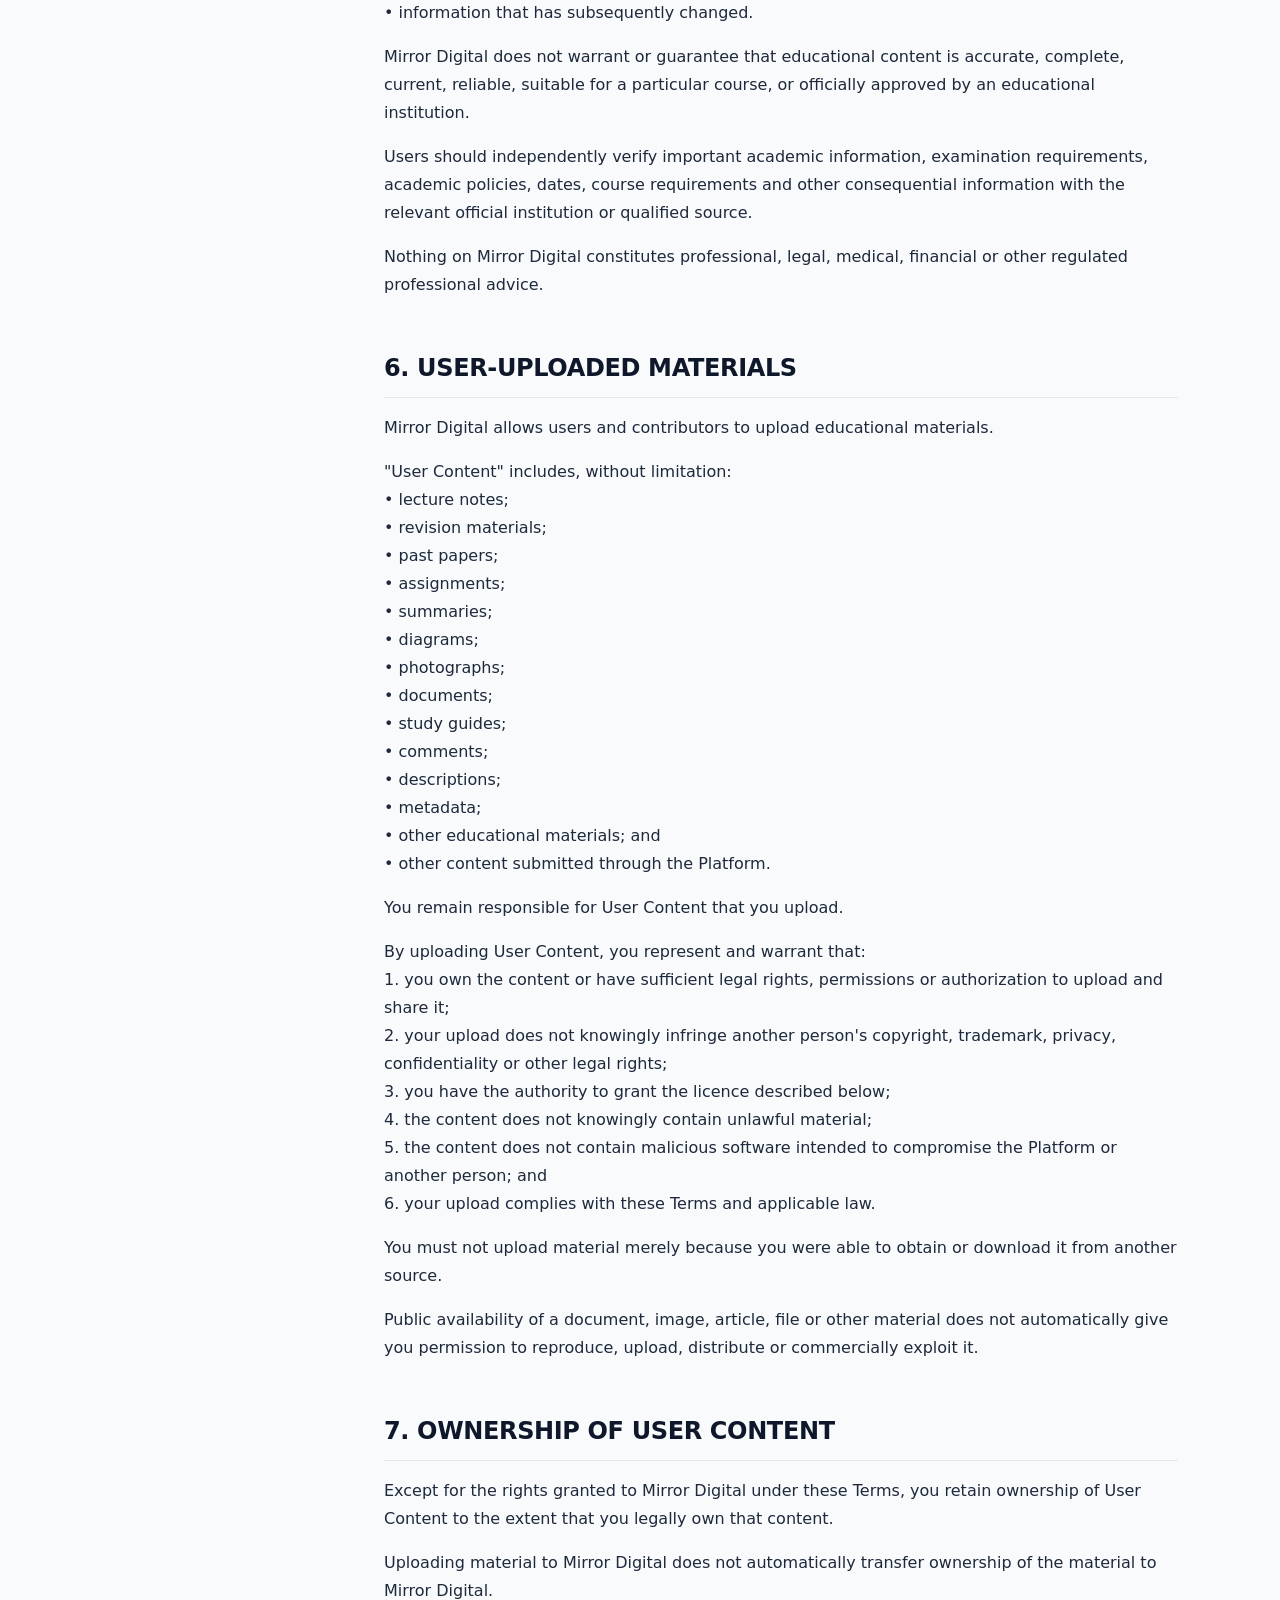
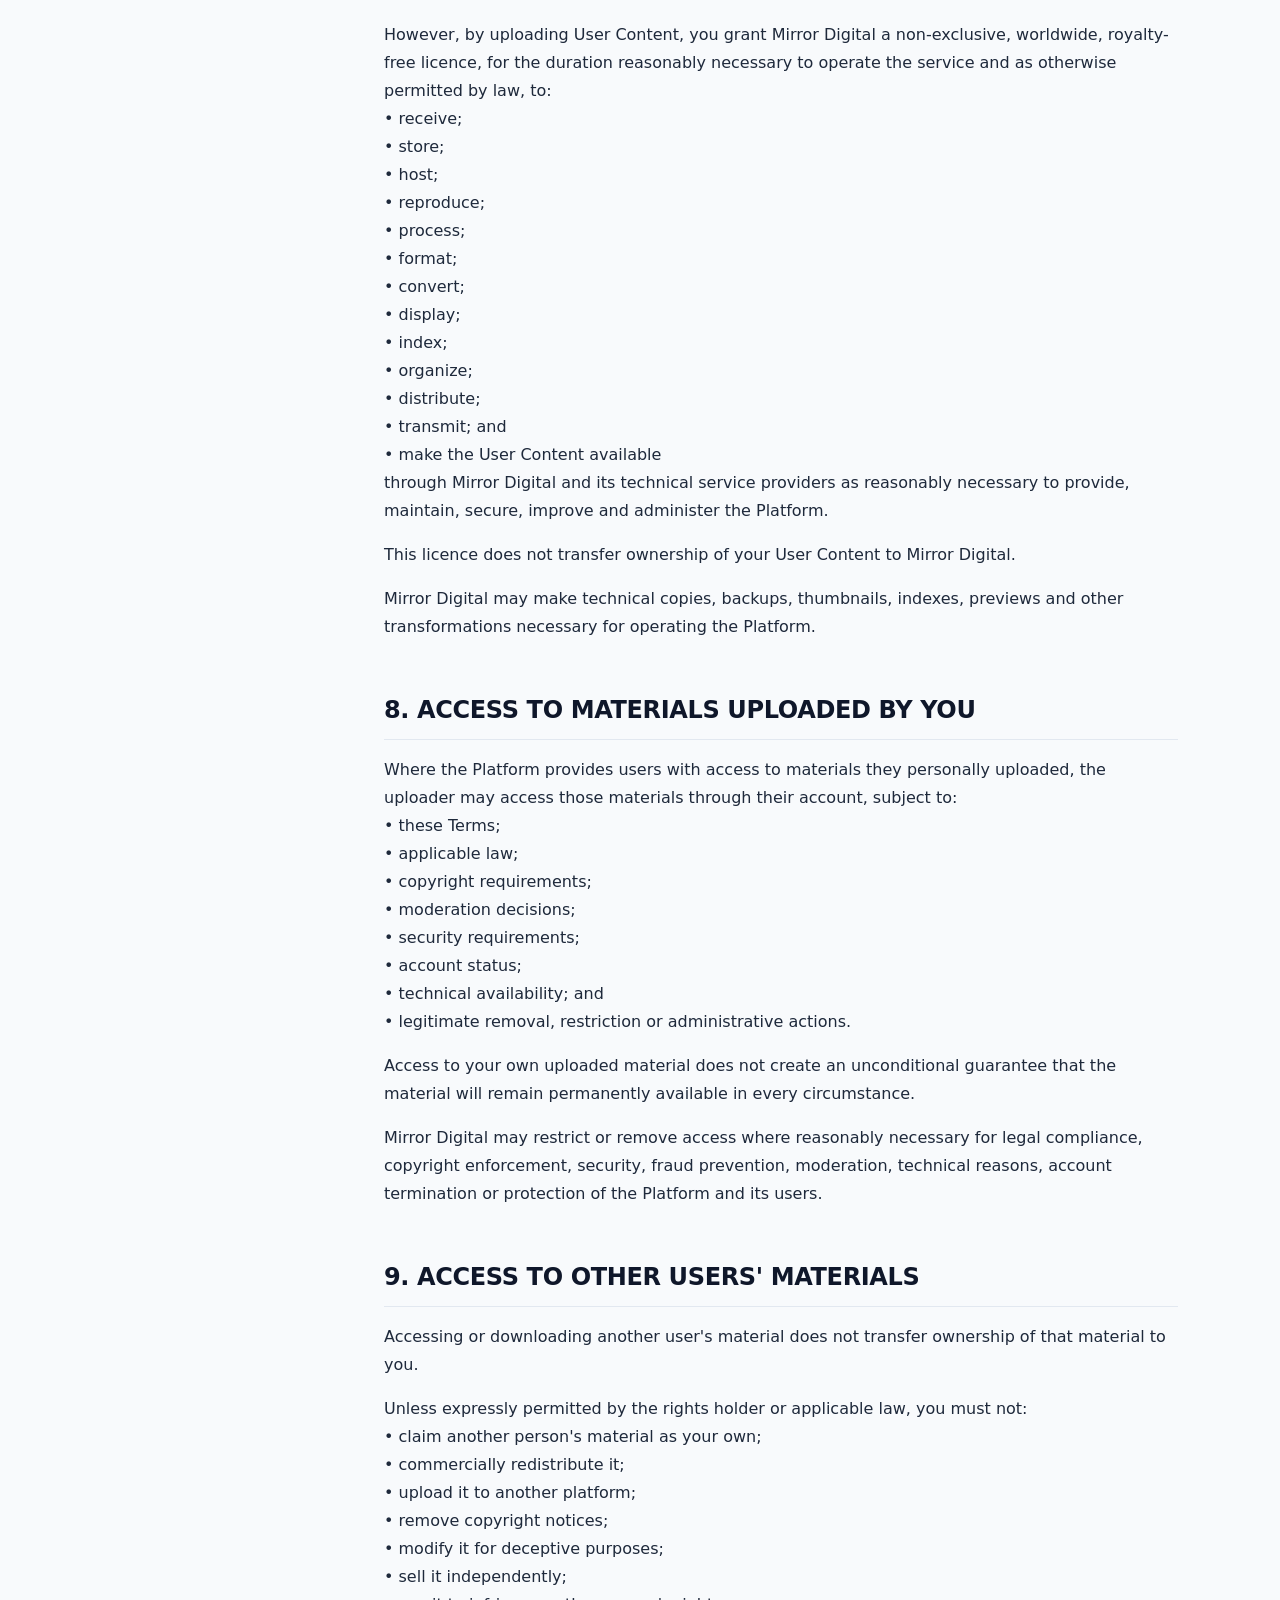
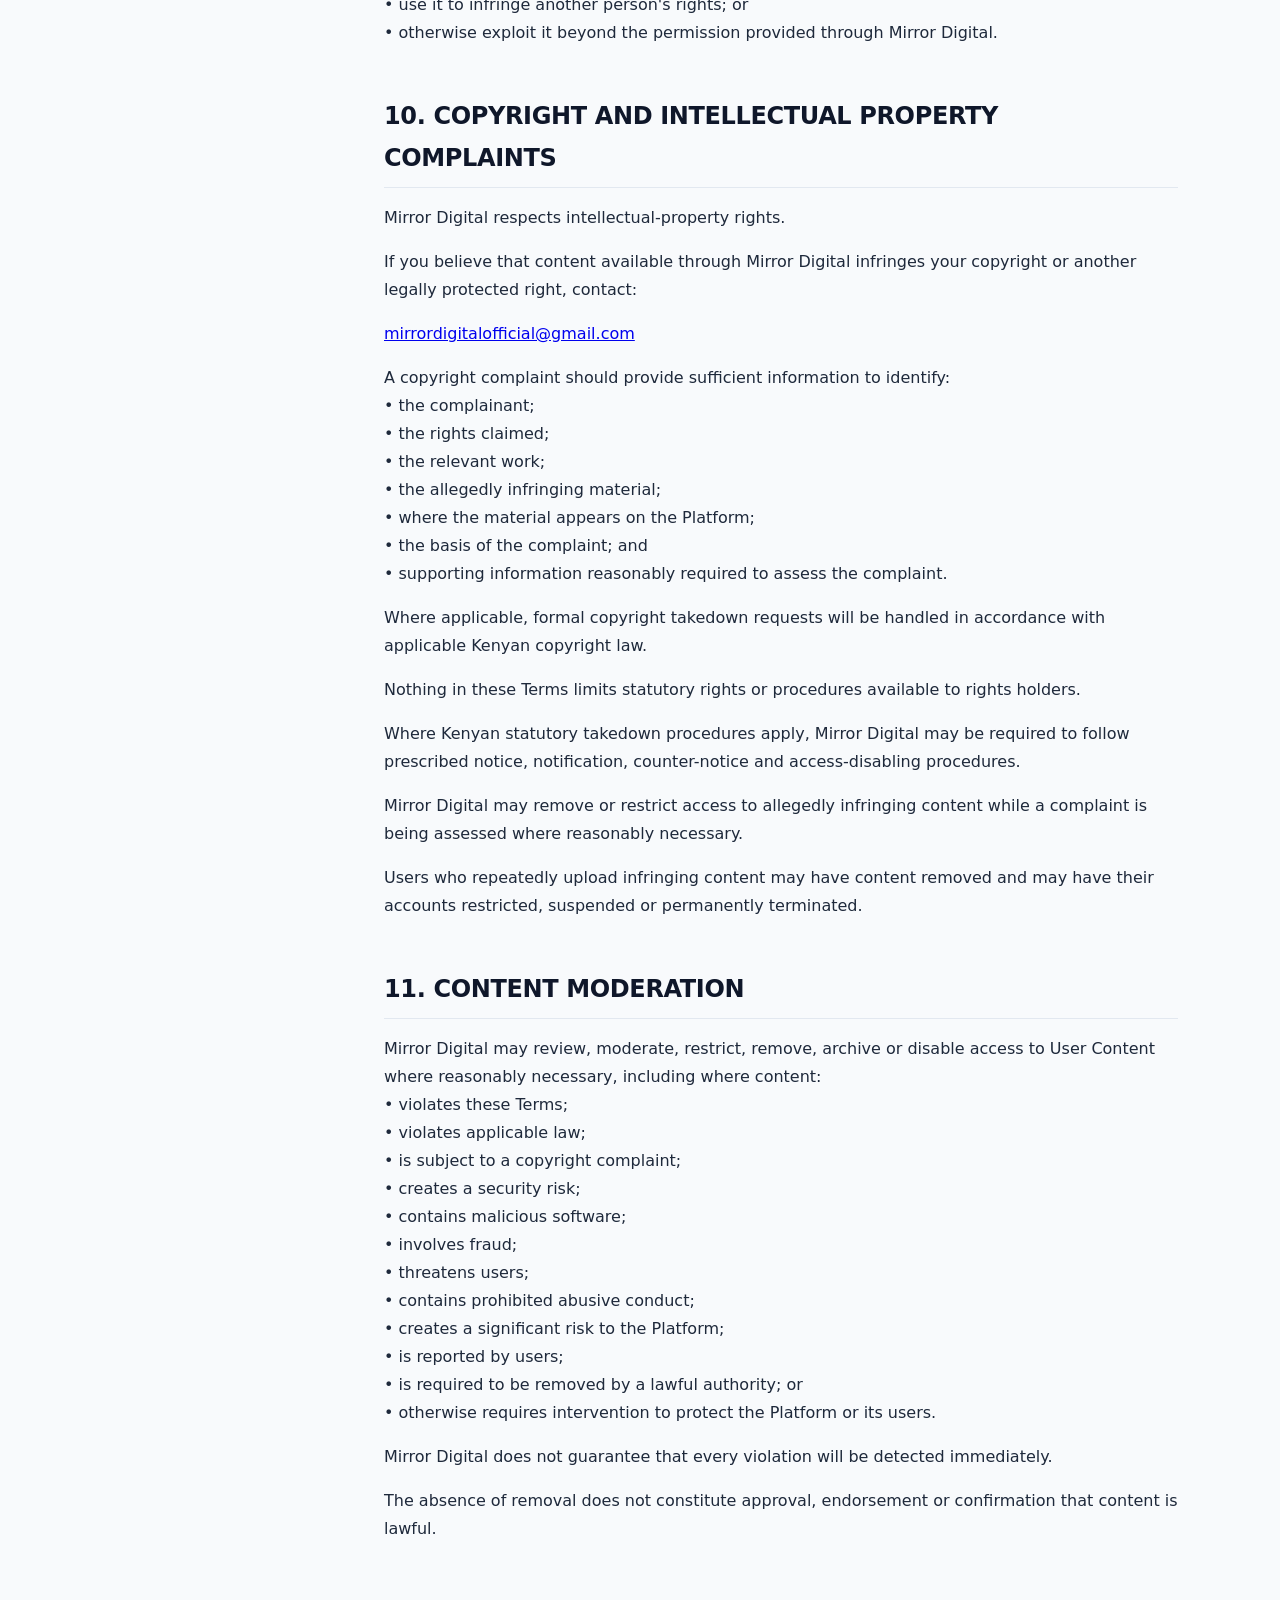
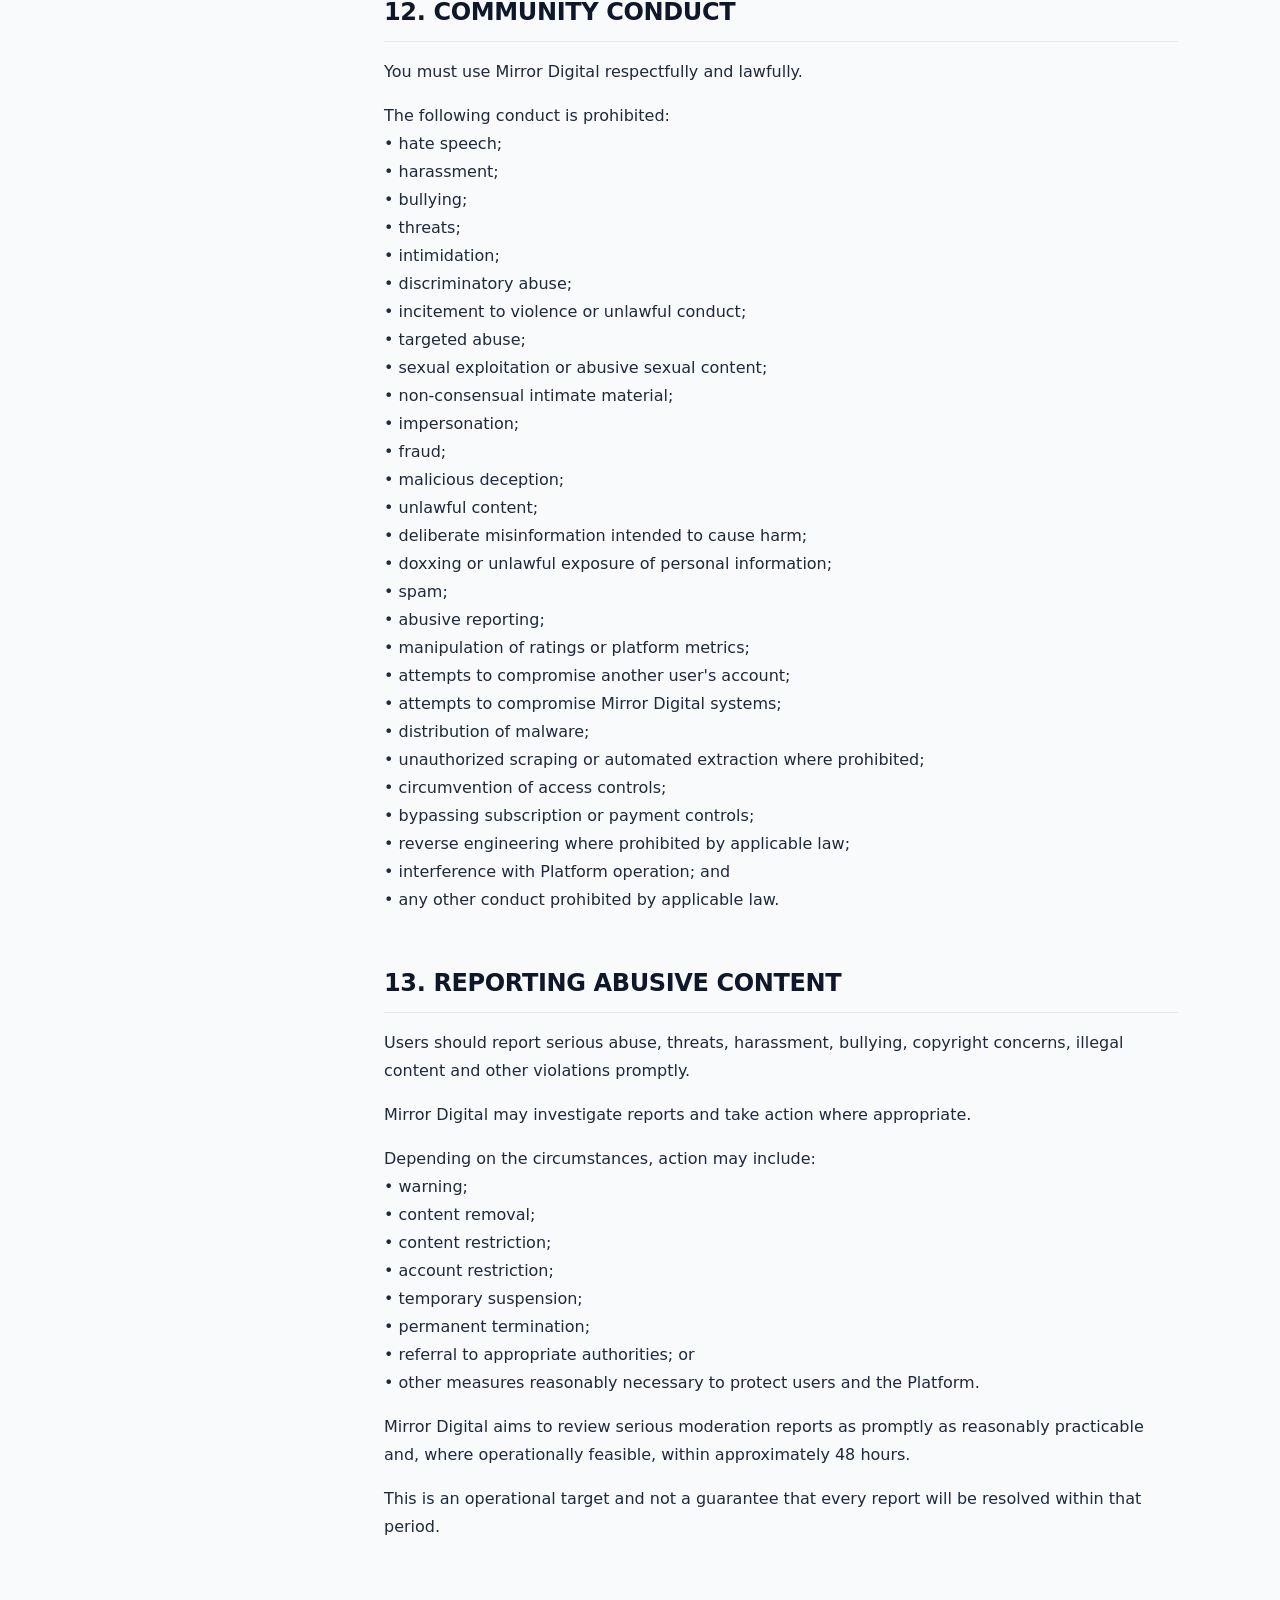
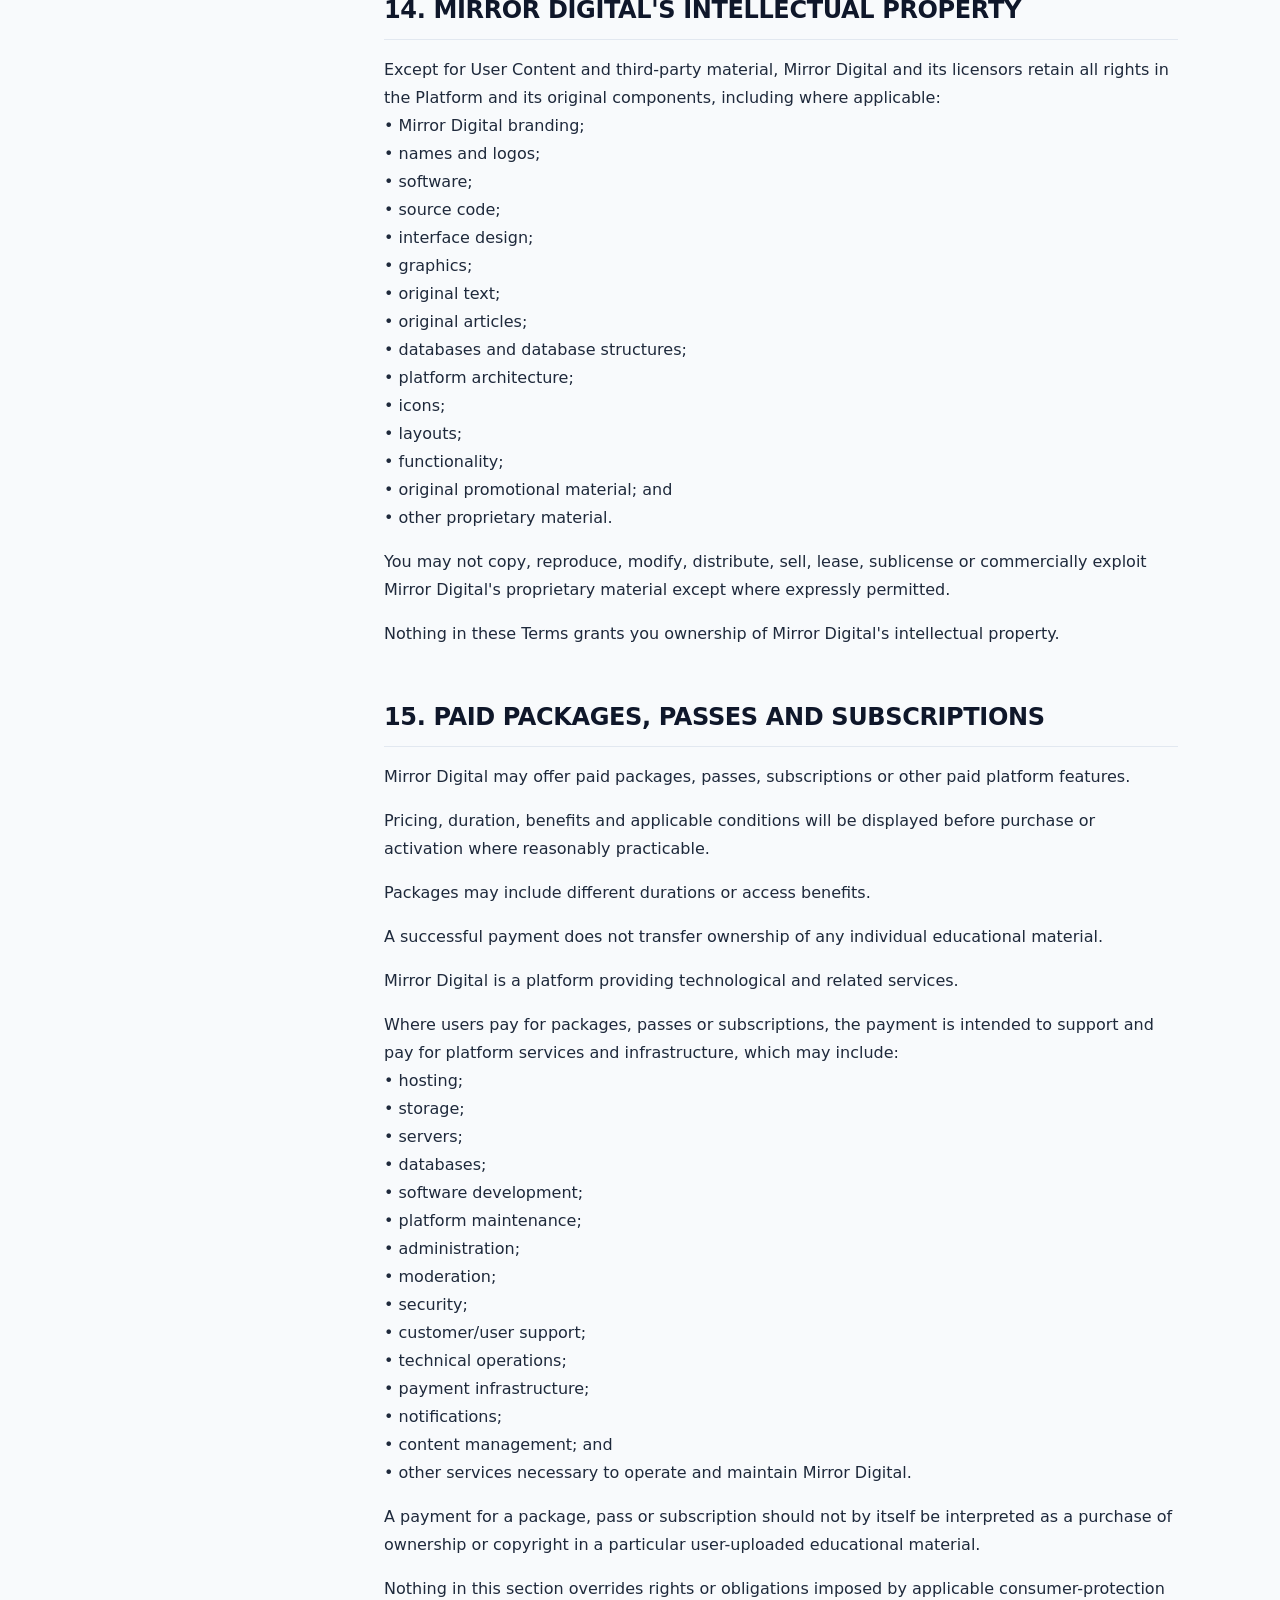
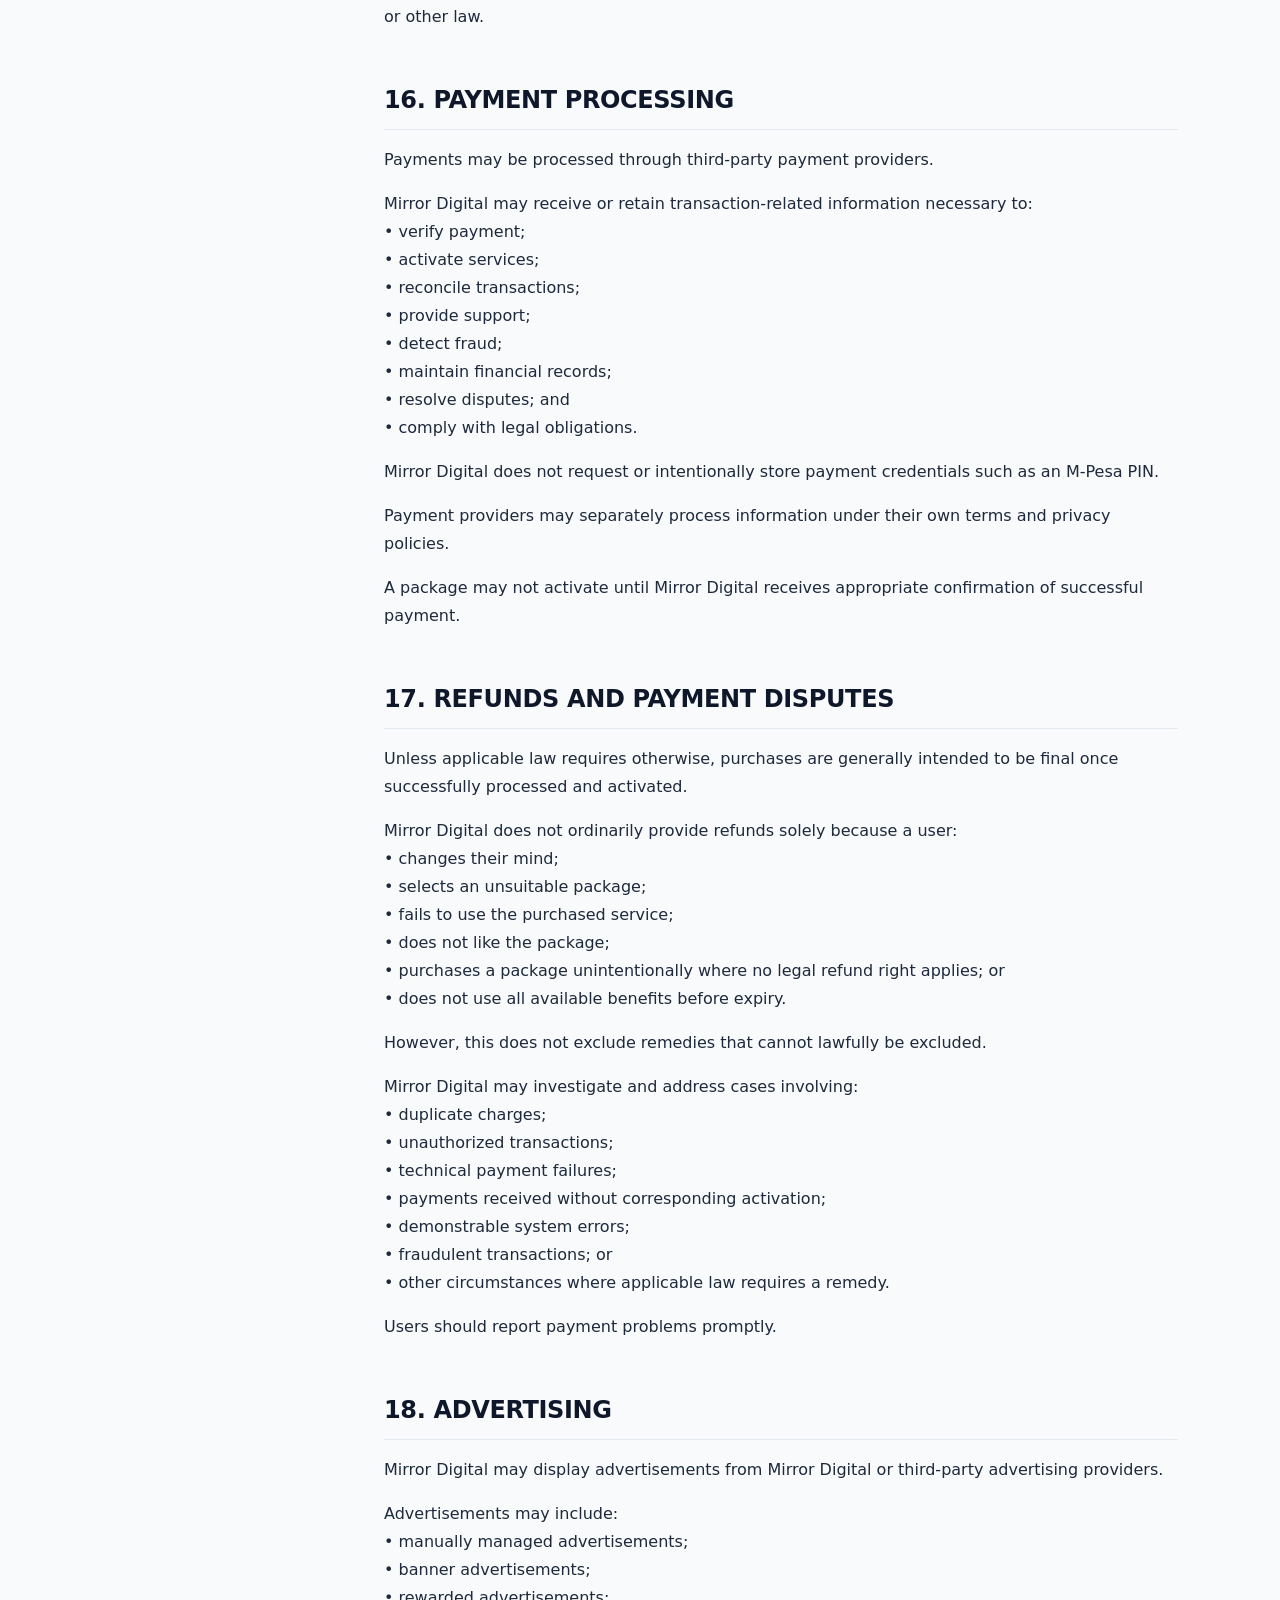
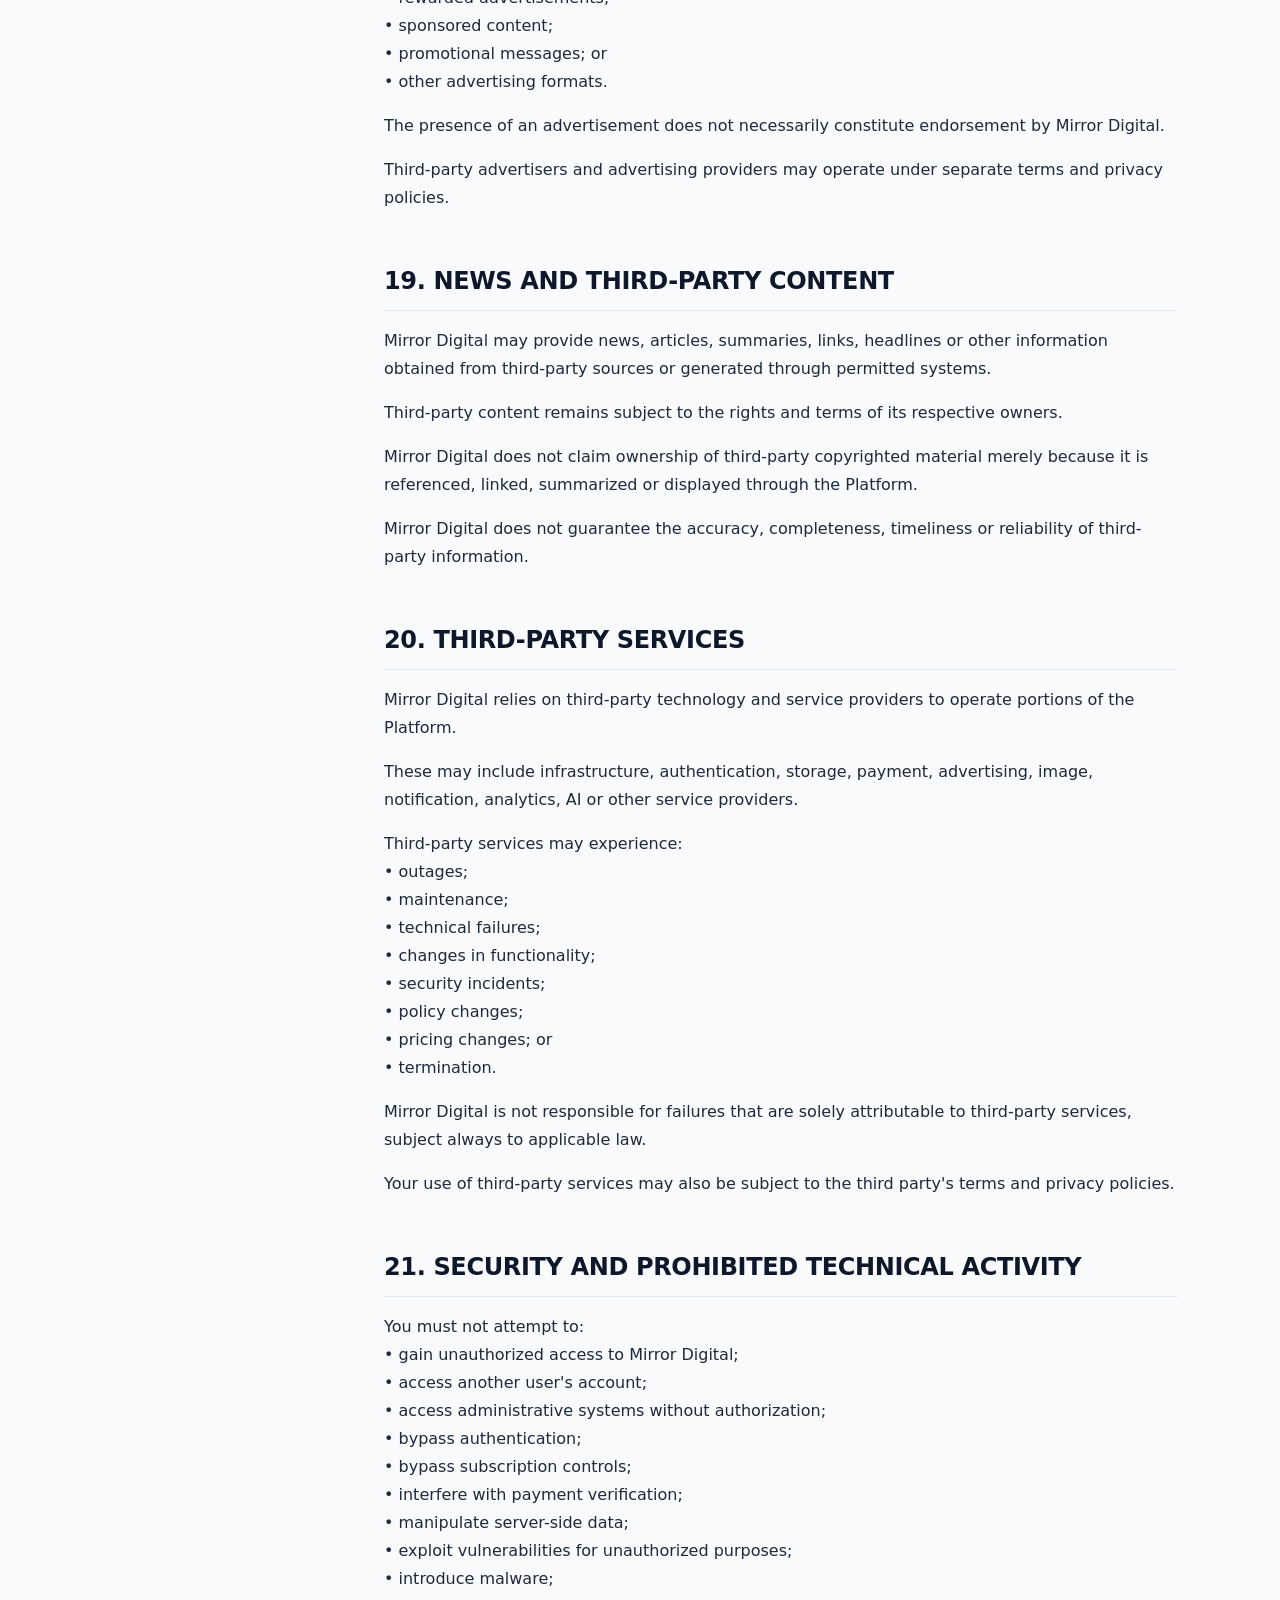
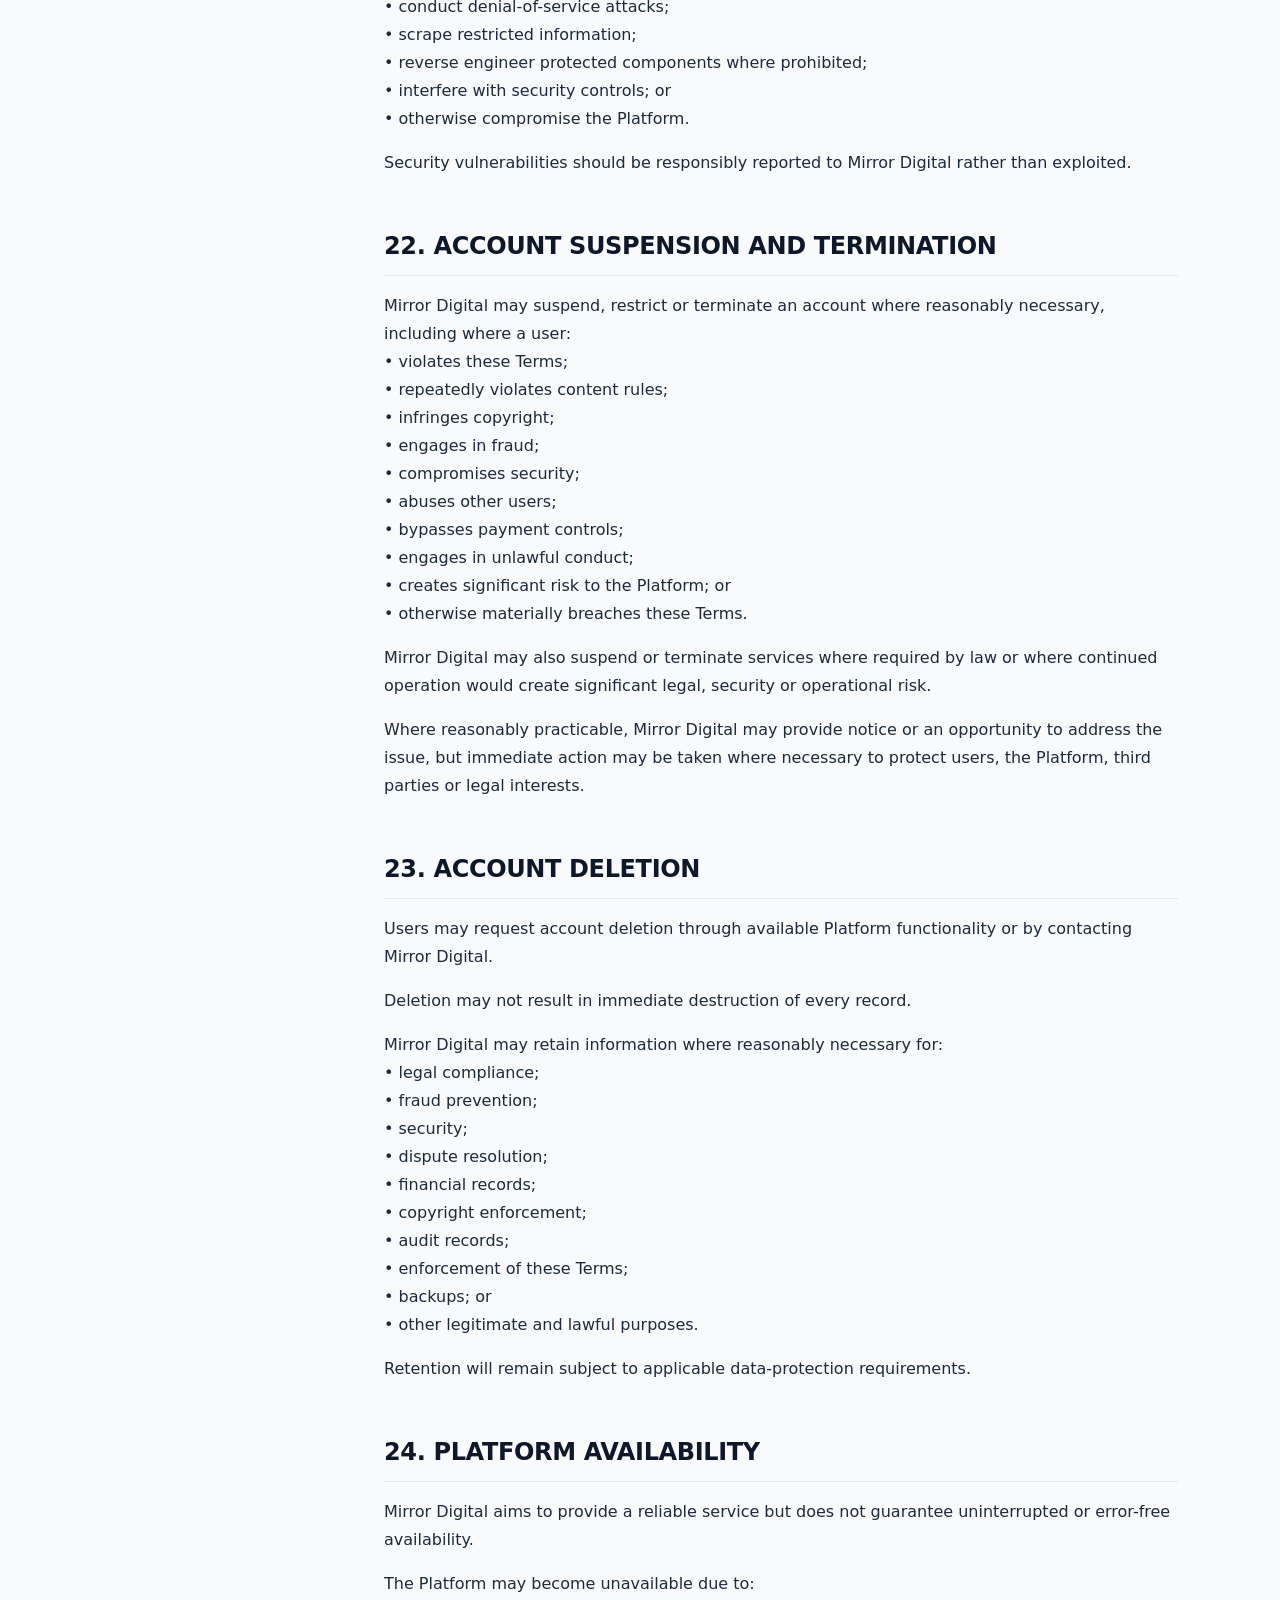
<file: terms-and-conditions/index.html>
<!DOCTYPE html>
<html lang="en">
<head>
  <meta charset="UTF-8">
  <meta name="viewport" content="width=device-width, initial-scale=1.0">
  <title>Terms & Conditions — Mirror Digital</title>
  <meta name="description" content="Official Terms & Conditions governing access and use of the Mirror Digital educational platform (Version 1.0, Effective October 1, 2026).">
  <meta name="theme-color" content="#0F172A">
  <link rel="icon" type="image/jpeg" href="/assets/images/app-icon.jpeg">
  <link rel="apple-touch-icon" href="/assets/images/app-icon.jpeg">
  <link rel="canonical" href="https://mirror-digital-legal.vercel.app/terms-and-conditions">
  
  <!-- Stylesheets -->
  <link rel="stylesheet" href="/assets/css/variables.css">
  <link rel="stylesheet" href="/assets/css/main.css">
  <link rel="stylesheet" href="/assets/css/legal.css">
</head>
<body>
  <!-- Skip Link for Accessibility -->
  <a href="#main-content" class="skip-link">Skip to main content</a>

  <!-- Header & Navigation -->
  <header class="site-header">
    <div class="container">
      <div class="header-inner">
        <a href="/" class="brand-link" aria-label="Mirror Digital Home">
          <img src="/assets/images/app-icon.jpeg" alt="" class="brand-icon" width="40" height="40">
          <span class="brand-text">Mirror Digital</span>
        </a>
        <button type="button" class="nav-toggle" aria-expanded="false" aria-controls="primary-nav" aria-label="Toggle navigation menu">
          <svg class="nav-toggle-icon" viewBox="0 0 24 24" fill="none" stroke="currentColor" stroke-width="2" stroke-linecap="round" stroke-linejoin="round" aria-hidden="true">
            <line x1="3" y1="6" x2="21" y2="6"></line>
            <line x1="3" y1="12" x2="21" y2="12"></line>
            <line x1="3" y1="18" x2="21" y2="18"></line>
          </svg>
        </button>
        <nav id="primary-nav" class="site-nav" aria-label="Primary navigation">
          <ul class="nav-list">
            <li><a href="/" class="nav-link">Home</a></li>
            <li><a href="/privacy-policy" class="nav-link">Privacy Policy</a></li>
            <li><a href="/terms-and-conditions" class="nav-link active" aria-current="page">Terms & Conditions</a></li>
            <li><a href="/delete-account" class="nav-link">Account Deletion</a></li>
          </ul>
        </nav>
      </div>
    </div>
  </header>

  <!-- Main Legal Document Area -->
  <main id="main-content" class="legal-page">
    <div class="container">
      
      <!-- Document Header -->
      <div class="legal-header">
        <div class="legal-badge">
          <svg width="14" height="14" viewBox="0 0 24 24" fill="none" stroke="currentColor" stroke-width="2.5" stroke-linecap="round" stroke-linejoin="round" aria-hidden="true"><path d="M14 2H6a2 2 0 0 0-2 2v16a2 2 0 0 0 2 2h12a2 2 0 0 0 2-2V8z"></path><polyline points="14 2 14 8 20 8"></polyline><line x1="16" y1="13" x2="8" y2="13"></line><line x1="16" y1="17" x2="8" y2="17"></line><polyline points="10 9 9 9 8 9"></polyline></svg>
          Legal Agreement
        </div>
        <h1 class="legal-title">Terms & Conditions</h1>
        <div class="legal-meta">
          <div class="legal-meta-item">
            <span class="legal-meta-label">Applicable Platform:</span>
            <span>Mirror Digital Mobile Application</span>
          </div>
          <div class="legal-meta-item">
            <span class="legal-meta-label">Document Version:</span>
            <span>1.0</span>
          </div>
          <div class="legal-meta-item">
            <span class="legal-meta-label">Effective Date:</span>
            <span>October 1, 2026</span>
          </div>
          <div class="legal-meta-item">
            <span class="legal-meta-label">Governing Jurisdiction:</span>
            <span>Republic of Kenya</span>
          </div>
        </div>
      </div>

      <!-- Two-Column Layout (TOC + Content) -->
      <div class="legal-layout">
        
        <!-- Sidebar Navigation (TOC) -->
        <aside class="legal-sidebar" aria-label="Table of Contents">
          <div class="sidebar-title">Terms Sections (30)</div>
          <ul class="toc-list">
            <li><a href="#terms-1" class="toc-link">1. ABOUT MIRROR DIGITAL</a></li>
            <li><a href="#terms-2" class="toc-link">2. ACCEPTANCE OF THESE TERMS</a></li>
            <li><a href="#terms-3" class="toc-link">3. ELIGIBILITY AND USER ACCOUNTS</a></li>
            <li><a href="#terms-4" class="toc-link">4. USER- AND VOLUNTEER-DRIVEN PLATFORM</a></li>
            <li><a href="#terms-5" class="toc-link">5. EDUCATIONAL INFORMATION DISCLAIMER</a></li>
            <li><a href="#terms-6" class="toc-link">6. USER-UPLOADED MATERIALS</a></li>
            <li><a href="#terms-7" class="toc-link">7. OWNERSHIP OF USER CONTENT</a></li>
            <li><a href="#terms-8" class="toc-link">8. ACCESS TO MATERIALS UPLOADED BY YOU</a></li>
            <li><a href="#terms-9" class="toc-link">9. ACCESS TO OTHER USERS' MATERIALS</a></li>
            <li><a href="#terms-10" class="toc-link">10. COPYRIGHT AND INTELLECTUAL PROPERTY COMPLAINTS</a></li>
            <li><a href="#terms-11" class="toc-link">11. CONTENT MODERATION</a></li>
            <li><a href="#terms-12" class="toc-link">12. COMMUNITY CONDUCT</a></li>
            <li><a href="#terms-13" class="toc-link">13. REPORTING ABUSIVE CONTENT</a></li>
            <li><a href="#terms-14" class="toc-link">14. MIRROR DIGITAL'S INTELLECTUAL PROPERTY</a></li>
            <li><a href="#terms-15" class="toc-link">15. PAID PACKAGES, PASSES AND SUBSCRIPTIONS</a></li>
            <li><a href="#terms-16" class="toc-link">16. PAYMENT PROCESSING</a></li>
            <li><a href="#terms-17" class="toc-link">17. REFUNDS AND PAYMENT DISPUTES</a></li>
            <li><a href="#terms-18" class="toc-link">18. ADVERTISING</a></li>
            <li><a href="#terms-19" class="toc-link">19. NEWS AND THIRD-PARTY CONTENT</a></li>
            <li><a href="#terms-20" class="toc-link">20. THIRD-PARTY SERVICES</a></li>
            <li><a href="#terms-21" class="toc-link">21. SECURITY AND PROHIBITED TECHNICAL ACTIVITY</a></li>
            <li><a href="#terms-22" class="toc-link">22. ACCOUNT SUSPENSION AND TERMINATION</a></li>
            <li><a href="#terms-23" class="toc-link">23. ACCOUNT DELETION</a></li>
            <li><a href="#terms-24" class="toc-link">24. PLATFORM AVAILABILITY</a></li>
            <li><a href="#terms-25" class="toc-link">25. NO WARRANTY</a></li>
            <li><a href="#terms-26" class="toc-link">26. LIMITATION OF LIABILITY</a></li>
            <li><a href="#terms-27" class="toc-link">27. INDEMNIFICATION</a></li>
            <li><a href="#terms-28" class="toc-link">28. CHANGES TO THESE TERMS</a></li>
            <li><a href="#terms-29" class="toc-link">29. GOVERNING LAW AND JURISDICTION</a></li>
            <li><a href="#terms-30" class="toc-link">30. QUESTIONS AND CONTACT</a></li>
          </ul>
        </aside>

        <!-- Main Legal Content -->
        <div class="legal-content">
          <!-- Introduction -->
          <div class="legal-section" style="margin-top: 0;">
            <p>These Terms & Conditions ("Terms", "Terms and Conditions" or "Agreement") govern your access to and use of the Mirror Digital mobile application, website, services, features and related platform infrastructure (collectively, the "Platform").</p>

            <p>By creating an account, accessing, browsing or using Mirror Digital, uploading content, downloading or accessing materials, participating in comments or reports, purchasing a package or subscription, or otherwise using the Platform, you acknowledge that you have read, understood and agreed to these Terms and our Privacy Policy.</p>

            <p>If you do not agree with these Terms, you should not create an account or use the Platform.</p>
          </div>

          <!-- Section 1 -->
          <section id="terms-1" class="legal-section">
            <h2>1. ABOUT MIRROR DIGITAL</h2>
            <p>Mirror Digital is a user- and volunteer-driven educational technology platform designed to facilitate the organization, hosting, discovery, access and sharing of educational materials and related educational information.</p>

            <p>Mirror Digital provides the technological infrastructure through which users and contributors may upload, organize, access and share educational materials with other users.</p>

            <p>Mirror Digital may provide additional services including educational discovery, news and information features, advertising, notifications, moderation, account services, subscriptions, platform support and other digital services.</p>

            <p>Mirror Digital is not a university, examination body, government agency or educational regulator.</p>

            <p>Unless expressly stated otherwise in writing, Mirror Digital is independent and is not owned, operated, sponsored, endorsed or officially affiliated with Laikipia University or any other university, college, school, institution or educational authority.</p>

            <p>References to institutions, courses, programmes, departments, examinations or educational bodies on the Platform do not by themselves establish an official relationship with those institutions.</p>
          </section>

          <!-- Section 2 -->
          <section id="terms-2" class="legal-section">
            <h2>2. ACCEPTANCE OF THESE TERMS</h2>
            <p>You agree to comply with:<br>1. these Terms;<br>2. the Mirror Digital Privacy Policy;<br>3. applicable laws and regulations;<br>4. reasonable instructions and policies displayed within the Platform; and<br>5. any additional terms applicable to specific paid features, services or promotions.</p>

            <p>If you use the Platform on behalf of another person or organization, you confirm that you have authority to do so and that both you and the relevant person or organization will comply with these Terms.</p>
          </section>

          <!-- Section 3 -->
          <section id="terms-3" class="legal-section">
            <h2>3. ELIGIBILITY AND USER ACCOUNTS</h2>
            <p>You are responsible for providing information that is reasonably accurate, current and not misleading when creating or maintaining your account.</p>

            <p>You must not:<br>• create an account using another person's identity;<br>• impersonate another person or institution;<br>• create fraudulent accounts;<br>• provide deliberately false information;<br>• share your account credentials in a manner that compromises account security;<br>• use another person's account without authorization;<br>• attempt to circumvent account restrictions or suspensions.</p>

            <p>You are responsible for maintaining the confidentiality of credentials and for activity conducted through your account, except to the extent that applicable law provides otherwise.</p>

            <p>You should notify Mirror Digital promptly if you reasonably believe your account has been compromised.</p>

            <p>Mirror Digital may require additional verification where reasonably necessary to protect users, the Platform or payment systems.</p>
          </section>

          <!-- Section 4 -->
          <section id="terms-4" class="legal-section">
            <h2>4. USER- AND VOLUNTEER-DRIVEN PLATFORM</h2>
            <p>Mirror Digital is designed as a user- and volunteer-driven platform.</p>

            <p>A substantial portion of educational materials, comments, contributions, reports and other information may originate from users, contributors or third parties rather than from Mirror Digital itself.</p>

            <p>Accordingly, the existence of material on Mirror Digital does not mean that Mirror Digital:<br>• created the material;<br>• owns the material;<br>• guarantees the material;<br>• independently verified the material;<br>• endorses the material;<br>• guarantees that the material is officially issued by an institution; or<br>• guarantees that the material is suitable for your academic purpose.</p>
          </section>

          <!-- Section 5 -->
          <section id="terms-5" class="legal-section">
            <h2>5. EDUCATIONAL INFORMATION DISCLAIMER</h2>
            <p>Mirror Digital provides educational materials and information for general educational and informational purposes.</p>

            <p>Materials may contain:<br>• errors;<br>• omissions;<br>• outdated information;<br>• incorrect answers;<br>• incomplete notes;<br>• unofficial interpretations;<br>• user opinions;<br>• duplicated content;<br>• formatting errors; or<br>• information that has subsequently changed.</p>

            <p>Mirror Digital does not warrant or guarantee that educational content is accurate, complete, current, reliable, suitable for a particular course, or officially approved by an educational institution.</p>

            <p>Users should independently verify important academic information, examination requirements, academic policies, dates, course requirements and other consequential information with the relevant official institution or qualified source.</p>

            <p>Nothing on Mirror Digital constitutes professional, legal, medical, financial or other regulated professional advice.</p>
          </section>

          <!-- Section 6 -->
          <section id="terms-6" class="legal-section">
            <h2>6. USER-UPLOADED MATERIALS</h2>
            <p>Mirror Digital allows users and contributors to upload educational materials.</p>

            <p>"User Content" includes, without limitation:<br>• lecture notes;<br>• revision materials;<br>• past papers;<br>• assignments;<br>• summaries;<br>• diagrams;<br>• photographs;<br>• documents;<br>• study guides;<br>• comments;<br>• descriptions;<br>• metadata;<br>• other educational materials; and<br>• other content submitted through the Platform.</p>

            <p>You remain responsible for User Content that you upload.</p>

            <p>By uploading User Content, you represent and warrant that:<br>1. you own the content or have sufficient legal rights, permissions or authorization to upload and share it;<br>2. your upload does not knowingly infringe another person's copyright, trademark, privacy, confidentiality or other legal rights;<br>3. you have the authority to grant the licence described below;<br>4. the content does not knowingly contain unlawful material;<br>5. the content does not contain malicious software intended to compromise the Platform or another person; and<br>6. your upload complies with these Terms and applicable law.</p>

            <p>You must not upload material merely because you were able to obtain or download it from another source.</p>

            <p>Public availability of a document, image, article, file or other material does not automatically give you permission to reproduce, upload, distribute or commercially exploit it.</p>
          </section>

          <!-- Section 7 -->
          <section id="terms-7" class="legal-section">
            <h2>7. OWNERSHIP OF USER CONTENT</h2>
            <p>Except for the rights granted to Mirror Digital under these Terms, you retain ownership of User Content to the extent that you legally own that content.</p>

            <p>Uploading material to Mirror Digital does not automatically transfer ownership of the material to Mirror Digital.</p>

            <p>However, by uploading User Content, you grant Mirror Digital a non-exclusive, worldwide, royalty-free licence, for the duration reasonably necessary to operate the service and as otherwise permitted by law, to:<br>• receive;<br>• store;<br>• host;<br>• reproduce;<br>• process;<br>• format;<br>• convert;<br>• display;<br>• index;<br>• organize;<br>• distribute;<br>• transmit; and<br>• make the User Content available<br>through Mirror Digital and its technical service providers as reasonably necessary to provide, maintain, secure, improve and administer the Platform.</p>

            <p>This licence does not transfer ownership of your User Content to Mirror Digital.</p>

            <p>Mirror Digital may make technical copies, backups, thumbnails, indexes, previews and other transformations necessary for operating the Platform.</p>
          </section>

          <!-- Section 8 -->
          <section id="terms-8" class="legal-section">
            <h2>8. ACCESS TO MATERIALS UPLOADED BY YOU</h2>
            <p>Where the Platform provides users with access to materials they personally uploaded, the uploader may access those materials through their account, subject to:<br>• these Terms;<br>• applicable law;<br>• copyright requirements;<br>• moderation decisions;<br>• security requirements;<br>• account status;<br>• technical availability; and<br>• legitimate removal, restriction or administrative actions.</p>

            <p>Access to your own uploaded material does not create an unconditional guarantee that the material will remain permanently available in every circumstance.</p>

            <p>Mirror Digital may restrict or remove access where reasonably necessary for legal compliance, copyright enforcement, security, fraud prevention, moderation, technical reasons, account termination or protection of the Platform and its users.</p>
          </section>

          <!-- Section 9 -->
          <section id="terms-9" class="legal-section">
            <h2>9. ACCESS TO OTHER USERS' MATERIALS</h2>
            <p>Accessing or downloading another user's material does not transfer ownership of that material to you.</p>

            <p>Unless expressly permitted by the rights holder or applicable law, you must not:<br>• claim another person's material as your own;<br>• commercially redistribute it;<br>• upload it to another platform;<br>• remove copyright notices;<br>• modify it for deceptive purposes;<br>• sell it independently;<br>• use it to infringe another person's rights; or<br>• otherwise exploit it beyond the permission provided through Mirror Digital.</p>
          </section>

          <!-- Section 10 -->
          <section id="terms-10" class="legal-section">
            <h2>10. COPYRIGHT AND INTELLECTUAL PROPERTY COMPLAINTS</h2>
            <p>Mirror Digital respects intellectual-property rights.</p>

            <p>If you believe that content available through Mirror Digital infringes your copyright or another legally protected right, contact:</p>

            <p><a href="mailto:mirrordigitalofficial@gmail.com">mirrordigitalofficial@gmail.com</a></p>

            <p>A copyright complaint should provide sufficient information to identify:<br>• the complainant;<br>• the rights claimed;<br>• the relevant work;<br>• the allegedly infringing material;<br>• where the material appears on the Platform;<br>• the basis of the complaint; and<br>• supporting information reasonably required to assess the complaint.</p>

            <p>Where applicable, formal copyright takedown requests will be handled in accordance with applicable Kenyan copyright law.</p>

            <p>Nothing in these Terms limits statutory rights or procedures available to rights holders.</p>

            <p>Where Kenyan statutory takedown procedures apply, Mirror Digital may be required to follow prescribed notice, notification, counter-notice and access-disabling procedures.</p>

            <p>Mirror Digital may remove or restrict access to allegedly infringing content while a complaint is being assessed where reasonably necessary.</p>

            <p>Users who repeatedly upload infringing content may have content removed and may have their accounts restricted, suspended or permanently terminated.</p>
          </section>

          <!-- Section 11 -->
          <section id="terms-11" class="legal-section">
            <h2>11. CONTENT MODERATION</h2>
            <p>Mirror Digital may review, moderate, restrict, remove, archive or disable access to User Content where reasonably necessary, including where content:<br>• violates these Terms;<br>• violates applicable law;<br>• is subject to a copyright complaint;<br>• creates a security risk;<br>• contains malicious software;<br>• involves fraud;<br>• threatens users;<br>• contains prohibited abusive conduct;<br>• creates a significant risk to the Platform;<br>• is reported by users;<br>• is required to be removed by a lawful authority; or<br>• otherwise requires intervention to protect the Platform or its users.</p>

            <p>Mirror Digital does not guarantee that every violation will be detected immediately.</p>

            <p>The absence of removal does not constitute approval, endorsement or confirmation that content is lawful.</p>
          </section>

          <!-- Section 12 -->
          <section id="terms-12" class="legal-section">
            <h2>12. COMMUNITY CONDUCT</h2>
            <p>You must use Mirror Digital respectfully and lawfully.</p>

            <p>The following conduct is prohibited:<br>• hate speech;<br>• harassment;<br>• bullying;<br>• threats;<br>• intimidation;<br>• discriminatory abuse;<br>• incitement to violence or unlawful conduct;<br>• targeted abuse;<br>• sexual exploitation or abusive sexual content;<br>• non-consensual intimate material;<br>• impersonation;<br>• fraud;<br>• malicious deception;<br>• unlawful content;<br>• deliberate misinformation intended to cause harm;<br>• doxxing or unlawful exposure of personal information;<br>• spam;<br>• abusive reporting;<br>• manipulation of ratings or platform metrics;<br>• attempts to compromise another user's account;<br>• attempts to compromise Mirror Digital systems;<br>• distribution of malware;<br>• unauthorized scraping or automated extraction where prohibited;<br>• circumvention of access controls;<br>• bypassing subscription or payment controls;<br>• reverse engineering where prohibited by applicable law;<br>• interference with Platform operation; and<br>• any other conduct prohibited by applicable law.</p>
          </section>

          <!-- Section 13 -->
          <section id="terms-13" class="legal-section">
            <h2>13. REPORTING ABUSIVE CONTENT</h2>
            <p>Users should report serious abuse, threats, harassment, bullying, copyright concerns, illegal content and other violations promptly.</p>

            <p>Mirror Digital may investigate reports and take action where appropriate.</p>

            <p>Depending on the circumstances, action may include:<br>• warning;<br>• content removal;<br>• content restriction;<br>• account restriction;<br>• temporary suspension;<br>• permanent termination;<br>• referral to appropriate authorities; or<br>• other measures reasonably necessary to protect users and the Platform.</p>

            <p>Mirror Digital aims to review serious moderation reports as promptly as reasonably practicable and, where operationally feasible, within approximately 48 hours.</p>

            <p>This is an operational target and not a guarantee that every report will be resolved within that period.</p>
          </section>

          <!-- Section 14 -->
          <section id="terms-14" class="legal-section">
            <h2>14. MIRROR DIGITAL'S INTELLECTUAL PROPERTY</h2>
            <p>Except for User Content and third-party material, Mirror Digital and its licensors retain all rights in the Platform and its original components, including where applicable:<br>• Mirror Digital branding;<br>• names and logos;<br>• software;<br>• source code;<br>• interface design;<br>• graphics;<br>• original text;<br>• original articles;<br>• databases and database structures;<br>• platform architecture;<br>• icons;<br>• layouts;<br>• functionality;<br>• original promotional material; and<br>• other proprietary material.</p>

            <p>You may not copy, reproduce, modify, distribute, sell, lease, sublicense or commercially exploit Mirror Digital's proprietary material except where expressly permitted.</p>

            <p>Nothing in these Terms grants you ownership of Mirror Digital's intellectual property.</p>
          </section>

          <!-- Section 15 -->
          <section id="terms-15" class="legal-section">
            <h2>15. PAID PACKAGES, PASSES AND SUBSCRIPTIONS</h2>
            <p>Mirror Digital may offer paid packages, passes, subscriptions or other paid platform features.</p>

            <p>Pricing, duration, benefits and applicable conditions will be displayed before purchase or activation where reasonably practicable.</p>

            <p>Packages may include different durations or access benefits.</p>

            <p>A successful payment does not transfer ownership of any individual educational material.</p>

            <p>Mirror Digital is a platform providing technological and related services.</p>

            <p>Where users pay for packages, passes or subscriptions, the payment is intended to support and pay for platform services and infrastructure, which may include:<br>• hosting;<br>• storage;<br>• servers;<br>• databases;<br>• software development;<br>• platform maintenance;<br>• administration;<br>• moderation;<br>• security;<br>• customer/user support;<br>• technical operations;<br>• payment infrastructure;<br>• notifications;<br>• content management; and<br>• other services necessary to operate and maintain Mirror Digital.</p>

            <p>A payment for a package, pass or subscription should not by itself be interpreted as a purchase of ownership or copyright in a particular user-uploaded educational material.</p>

            <p>Nothing in this section overrides rights or obligations imposed by applicable consumer-protection or other law.</p>
          </section>

          <!-- Section 16 -->
          <section id="terms-16" class="legal-section">
            <h2>16. PAYMENT PROCESSING</h2>
            <p>Payments may be processed through third-party payment providers.</p>

            <p>Mirror Digital may receive or retain transaction-related information necessary to:<br>• verify payment;<br>• activate services;<br>• reconcile transactions;<br>• provide support;<br>• detect fraud;<br>• maintain financial records;<br>• resolve disputes; and<br>• comply with legal obligations.</p>

            <p>Mirror Digital does not request or intentionally store payment credentials such as an M-Pesa PIN.</p>

            <p>Payment providers may separately process information under their own terms and privacy policies.</p>

            <p>A package may not activate until Mirror Digital receives appropriate confirmation of successful payment.</p>
          </section>

          <!-- Section 17 -->
          <section id="terms-17" class="legal-section">
            <h2>17. REFUNDS AND PAYMENT DISPUTES</h2>
            <p>Unless applicable law requires otherwise, purchases are generally intended to be final once successfully processed and activated.</p>

            <p>Mirror Digital does not ordinarily provide refunds solely because a user:<br>• changes their mind;<br>• selects an unsuitable package;<br>• fails to use the purchased service;<br>• does not like the package;<br>• purchases a package unintentionally where no legal refund right applies; or<br>• does not use all available benefits before expiry.</p>

            <p>However, this does not exclude remedies that cannot lawfully be excluded.</p>

            <p>Mirror Digital may investigate and address cases involving:<br>• duplicate charges;<br>• unauthorized transactions;<br>• technical payment failures;<br>• payments received without corresponding activation;<br>• demonstrable system errors;<br>• fraudulent transactions; or<br>• other circumstances where applicable law requires a remedy.</p>

            <p>Users should report payment problems promptly.</p>
          </section>

          <!-- Section 18 -->
          <section id="terms-18" class="legal-section">
            <h2>18. ADVERTISING</h2>
            <p>Mirror Digital may display advertisements from Mirror Digital or third-party advertising providers.</p>

            <p>Advertisements may include:<br>• manually managed advertisements;<br>• banner advertisements;<br>• rewarded advertisements;<br>• sponsored content;<br>• promotional messages; or<br>• other advertising formats.</p>

            <p>The presence of an advertisement does not necessarily constitute endorsement by Mirror Digital.</p>

            <p>Third-party advertisers and advertising providers may operate under separate terms and privacy policies.</p>
          </section>

          <!-- Section 19 -->
          <section id="terms-19" class="legal-section">
            <h2>19. NEWS AND THIRD-PARTY CONTENT</h2>
            <p>Mirror Digital may provide news, articles, summaries, links, headlines or other information obtained from third-party sources or generated through permitted systems.</p>

            <p>Third-party content remains subject to the rights and terms of its respective owners.</p>

            <p>Mirror Digital does not claim ownership of third-party copyrighted material merely because it is referenced, linked, summarized or displayed through the Platform.</p>

            <p>Mirror Digital does not guarantee the accuracy, completeness, timeliness or reliability of third-party information.</p>
          </section>

          <!-- Section 20 -->
          <section id="terms-20" class="legal-section">
            <h2>20. THIRD-PARTY SERVICES</h2>
            <p>Mirror Digital relies on third-party technology and service providers to operate portions of the Platform.</p>

            <p>These may include infrastructure, authentication, storage, payment, advertising, image, notification, analytics, AI or other service providers.</p>

            <p>Third-party services may experience:<br>• outages;<br>• maintenance;<br>• technical failures;<br>• changes in functionality;<br>• security incidents;<br>• policy changes;<br>• pricing changes; or<br>• termination.</p>

            <p>Mirror Digital is not responsible for failures that are solely attributable to third-party services, subject always to applicable law.</p>

            <p>Your use of third-party services may also be subject to the third party's terms and privacy policies.</p>
          </section>

          <!-- Section 21 -->
          <section id="terms-21" class="legal-section">
            <h2>21. SECURITY AND PROHIBITED TECHNICAL ACTIVITY</h2>
            <p>You must not attempt to:<br>• gain unauthorized access to Mirror Digital;<br>• access another user's account;<br>• access administrative systems without authorization;<br>• bypass authentication;<br>• bypass subscription controls;<br>• interfere with payment verification;<br>• manipulate server-side data;<br>• exploit vulnerabilities for unauthorized purposes;<br>• introduce malware;<br>• conduct denial-of-service attacks;<br>• scrape restricted information;<br>• reverse engineer protected components where prohibited;<br>• interfere with security controls; or<br>• otherwise compromise the Platform.</p>

            <p>Security vulnerabilities should be responsibly reported to Mirror Digital rather than exploited.</p>
          </section>

          <!-- Section 22 -->
          <section id="terms-22" class="legal-section">
            <h2>22. ACCOUNT SUSPENSION AND TERMINATION</h2>
            <p>Mirror Digital may suspend, restrict or terminate an account where reasonably necessary, including where a user:<br>• violates these Terms;<br>• repeatedly violates content rules;<br>• infringes copyright;<br>• engages in fraud;<br>• compromises security;<br>• abuses other users;<br>• bypasses payment controls;<br>• engages in unlawful conduct;<br>• creates significant risk to the Platform; or<br>• otherwise materially breaches these Terms.</p>

            <p>Mirror Digital may also suspend or terminate services where required by law or where continued operation would create significant legal, security or operational risk.</p>

            <p>Where reasonably practicable, Mirror Digital may provide notice or an opportunity to address the issue, but immediate action may be taken where necessary to protect users, the Platform, third parties or legal interests.</p>
          </section>

          <!-- Section 23 -->
          <section id="terms-23" class="legal-section">
            <h2>23. ACCOUNT DELETION</h2>
            <p>Users may request account deletion through available Platform functionality or by contacting Mirror Digital.</p>

            <p>Deletion may not result in immediate destruction of every record.</p>

            <p>Mirror Digital may retain information where reasonably necessary for:<br>• legal compliance;<br>• fraud prevention;<br>• security;<br>• dispute resolution;<br>• financial records;<br>• copyright enforcement;<br>• audit records;<br>• enforcement of these Terms;<br>• backups; or<br>• other legitimate and lawful purposes.</p>

            <p>Retention will remain subject to applicable data-protection requirements.</p>
          </section>

          <!-- Section 24 -->
          <section id="terms-24" class="legal-section">
            <h2>24. PLATFORM AVAILABILITY</h2>
            <p>Mirror Digital aims to provide a reliable service but does not guarantee uninterrupted or error-free availability.</p>

            <p>The Platform may become unavailable due to:<br>• maintenance;<br>• updates;<br>• technical failures;<br>• internet connectivity;<br>• hosting failures;<br>• third-party services;<br>• security incidents;<br>• force majeure events;<br>• payment-provider issues;<br>• telecommunications failures; or<br>• other circumstances outside reasonable control.</p>

            <p>Mirror Digital does not guarantee that User Content will never be lost, corrupted, unavailable or inaccessible.</p>

            <p>Users are responsible for maintaining their own copies of important materials.</p>
          </section>

          <!-- Section 25 -->
          <section id="terms-25" class="legal-section">
            <h2>25. NO WARRANTY</h2>
            <p>To the maximum extent permitted by applicable law, Mirror Digital provides the Platform on an "as available" and "as reasonably provided" basis.</p>

            <p>Mirror Digital does not warrant that:<br>• the Platform will always be available;<br>• all content will be accurate;<br>• all content will remain available;<br>• every defect will be corrected immediately;<br>• third-party services will remain available;<br>• educational information will be suitable for every user;<br>• the Platform will be free from every security risk; or<br>• every User Content submission will be reviewed.</p>

            <p>Nothing in these Terms excludes a warranty or legal right that cannot lawfully be excluded.</p>
          </section>

          <!-- Section 26 -->
          <section id="terms-26" class="legal-section">
            <h2>26. LIMITATION OF LIABILITY</h2>
            <p>To the maximum extent permitted by applicable law, Mirror Digital, its developer, owner, operators, administrators, employees, contractors and service providers shall not be liable for indirect, incidental, consequential, special or punitive losses arising from or connected with use of the Platform.</p>

            <p>This may include, where legally permissible:<br>• loss of data;<br>• loss of academic opportunity;<br>• loss of profits;<br>• loss of business;<br>• loss of reputation;<br>• service interruption;<br>• reliance on inaccurate educational information;<br>• actions of other users;<br>• User Content;<br>• copyright disputes between users;<br>• third-party service failures;<br>• payment-provider failures;<br>• unauthorized access caused by circumstances outside reasonable control; or<br>• inability to access the Platform.</p>

            <p>Nothing in these Terms excludes or limits liability to the extent that applicable law prohibits such exclusion or limitation.</p>
          </section>

          <!-- Section 27 -->
          <section id="terms-27" class="legal-section">
            <h2>27. INDEMNIFICATION</h2>
            <p>To the extent permitted by applicable law, you agree to indemnify and hold harmless Mirror Digital, its owner, developer, operators, administrators, employees and service providers from claims, losses, liabilities, damages, costs and reasonable expenses (including reasonable legal fees) arising from or connected with:<br>• your User Content;<br>• your misuse of the Platform;<br>• your violation of these Terms;<br>• your violation of applicable law; or<br>• your infringement or violation of any rights of another person or entity.</p>
          </section>

          <!-- Section 28 -->
          <section id="terms-28" class="legal-section">
            <h2>28. CHANGES TO THESE TERMS</h2>
            <p>We may update these Terms when reasonably necessary because of changes to the Platform, changes in law, security requirements, or other operational reasons.</p>

            <p>The current version will be made available through Mirror Digital.</p>

            <p>Where a material change requires notice under applicable law, Mirror Digital will provide appropriate notice. Continued use of the Platform after changes are posted constitutes acceptance of the modified Terms.</p>
          </section>

          <!-- Section 29 -->
          <section id="terms-29" class="legal-section">
            <h2>29. GOVERNING LAW AND JURISDICTION</h2>
            <p>These Terms shall be governed by and construed in accordance with the laws of Kenya.</p>

            <p>Any dispute, controversy or claim arising under or in connection with these Terms or use of the Platform shall be resolved in accordance with applicable Kenyan law.</p>
          </section>

          <!-- Section 30 -->
          <section id="terms-30" class="legal-section">
            <h2>30. QUESTIONS AND CONTACT</h2>
            <p>For questions or concerns regarding these Terms & Conditions:</p>

            <p>Mirror Digital<br>Email: <a href="mailto:mirrordigitalofficial@gmail.com">mirrordigitalofficial@gmail.com</a></p>
          </section>

          <!-- Acknowledgement Box -->
          <div class="rule-box" style="margin-top: var(--space-12);">
            <div class="rule-box-title">
              <svg width="18" height="18" viewBox="0 0 24 24" fill="none" stroke="currentColor" stroke-width="2" stroke-linecap="round" stroke-linejoin="round" aria-hidden="true"><path d="M22 11.08V12a10 10 0 1 1-5.93-9.14"></path><polyline points="22 4 12 14.01 9 11.01"></polyline></svg>
              Acknowledgement & Agreement
            </div>
            <p>By using Mirror Digital, you acknowledge that you have read, understood and agreed to these Terms & Conditions.</p>

            <p>Mirror Digital<br>Terms & Conditions — Version 1.0</p>
          </div>

        </div>
      </div>
    </div>
  </main>

  <!-- Site Footer -->
  <footer class="site-footer">
    <div class="container">
      <div class="footer-grid">
        <div class="footer-brand">
          <a href="/" class="brand-link" style="margin-bottom: var(--space-3);" aria-label="Mirror Digital Home">
            <img src="/assets/images/app-icon.jpeg" alt="" class="brand-icon" width="36" height="36">
            <span class="brand-text" style="font-size: 1.15rem;">Mirror Digital</span>
          </a>
          <p>
            Mirror Digital is an educational technology application delivering academic materials, student resources, and educational archives.
          </p>
        </div>
        <div>
          <h4 class="footer-heading">Legal Resources</h4>
          <ul class="footer-links">
            <li><a href="/" class="footer-link">Home</a></li>
            <li><a href="/privacy-policy" class="footer-link">Privacy Policy</a></li>
            <li><a href="/terms-and-conditions" class="footer-link">Terms & Conditions</a></li>
            <li><a href="/delete-account" class="footer-link">Account Deletion</a></li>
            <li><a href="mailto:mirrordigitalofficial@gmail.com" class="footer-link">Support & Enquiries</a></li>
          </ul>
        </div>
        <div>
          <h4 class="footer-heading">Platform Systems</h4>
          <ul class="footer-links">
            <li><span class="footer-link" style="color: var(--color-text-light);">Firebase Auth & Firestore</span></li>
            <li><span class="footer-link" style="color: var(--color-text-light);">ImageKit Media CDN</span></li>
            <li><span class="footer-link" style="color: var(--color-text-light);">Paystack Payment Gateway</span></li>
            <li><span class="footer-link" style="color: var(--color-text-light);">Google Mobile Ads</span></li>
          </ul>
        </div>
      </div>
      <div class="footer-bottom">
        <div>&copy; <span id="current-year">2026</span> Mirror Digital. All rights reserved.</div>
        <div>Official legal and compliance documentation for the Mirror Digital educational platform.</div>
      </div>
    </div>
  </footer>

  <!-- Scripts -->
  <script src="/assets/js/main.js" defer></script>
</body>
</html>
</file>
<file: assets/css/variables.css>
:root {
  /* Brand and Core Colors */
  --color-primary: #0f172a;
  --color-primary-light: #1e293b;
  --color-accent: #2563eb;
  --color-accent-hover: #1d4ed8;
  --color-accent-subtle: #eff6ff;
  --color-secondary: #0d9488;
  --color-secondary-subtle: #f0fdfa;

  /* Surfaces & Backgrounds */
  --color-bg: #f8fafc;
  --color-surface: #ffffff;
  --color-surface-alt: #f1f5f9;
  --color-border: #e2e8f0;
  --color-border-dark: #cbd5e1;

  /* Text Colors */
  --color-text: #1e293b;
  --color-text-muted: #64748b;
  --color-text-light: #94a3b8;
  --color-text-inverse: #ffffff;

  /* Alert / State Colors */
  --color-review-bg: #fffbeb;
  --color-review-border: #d97706;
  --color-review-text: #92400e;

  --color-warning-bg: #fff7ed;
  --color-warning-border: #ea580c;
  --color-warning-text: #9a3412;

  --color-danger-bg: #fef2f2;
  --color-danger-border: #dc2626;
  --color-danger-text: #991b1b;

  --color-info-bg: #f0f9ff;
  --color-info-border: #0284c7;
  --color-info-text: #075985;

  --color-success-bg: #ecfdf5;
  --color-success-border: #059669;
  --color-success-text: #065f46;

  /* Typography */
  --font-sans: system-ui, -apple-system, BlinkMacSystemFont, "Segoe UI", Roboto, "Helvetica Neue", Arial, sans-serif;
  --font-mono: ui-monospace, SFMono-Regular, Menlo, Monaco, Consolas, "Liberation Mono", "Courier New", monospace;

  /* Sizing and Layout */
  --container-max: 1200px;
  --legal-container-max: 1140px;
  --header-height: 72px;

  /* Spacing Scale */
  --space-1: 4px;
  --space-2: 8px;
  --space-3: 12px;
  --space-4: 16px;
  --space-5: 20px;
  --space-6: 24px;
  --space-8: 32px;
  --space-10: 40px;
  --space-12: 48px;
  --space-16: 64px;

  /* Border Radii */
  --radius-sm: 6px;
  --radius-md: 10px;
  --radius-lg: 16px;
  --radius-full: 9999px;

  /* Elevation / Shadows */
  --shadow-xs: 0 1px 2px 0 rgba(15, 23, 42, 0.05);
  --shadow-sm: 0 1px 3px 0 rgba(15, 23, 42, 0.08), 0 1px 2px -1px rgba(15, 23, 42, 0.08);
  --shadow-md: 0 4px 6px -1px rgba(15, 23, 42, 0.08), 0 2px 4px -2px rgba(15, 23, 42, 0.06);
  --shadow-lg: 0 10px 15px -3px rgba(15, 23, 42, 0.08), 0 4px 6px -4px rgba(15, 23, 42, 0.04);

  /* Transitions & Accessibility */
  --transition-fast: 150ms ease;
  --transition-normal: 250ms ease;
  --focus-ring: 0 0 0 3px rgba(37, 99, 235, 0.45);
}
</file>
<file: assets/css/main.css>
/* ==========================================================================
   Mirror Digital — Main Stylesheet
   ========================================================================== */

/* Modern CSS Reset */
*, *::before, *::after {
  box-sizing: border-box;
  margin: 0;
  padding: 0;
}

html {
  font-family: var(--font-sans);
  font-size: 16px;
  line-height: 1.6;
  color: var(--color-text);
  background-color: var(--color-bg);
  scroll-behavior: smooth;
  -webkit-font-smoothing: antialiased;
  -moz-osx-font-smoothing: grayscale;
}

body {
  min-height: 100vh;
  display: flex;
  flex-direction: column;
}

/* Accessibility: Skip to Content */
.skip-link {
  position: absolute;
  top: -100px;
  left: var(--space-4);
  background: var(--color-primary);
  color: var(--color-text-inverse);
  padding: var(--space-3) var(--space-5);
  border-radius: var(--radius-md);
  font-weight: 600;
  z-index: 9999;
  text-decoration: none;
  transition: top var(--transition-fast);
}

.skip-link:focus {
  top: var(--space-4);
  outline: none;
  box-shadow: var(--focus-ring);
}

/* Accessible Focus States */
a:focus-visible,
button:focus-visible,
input:focus-visible {
  outline: none;
  box-shadow: var(--focus-ring);
}

/* Layout Container */
.container {
  width: 100%;
  max-width: var(--container-max);
  margin-left: auto;
  margin-right: auto;
  padding-left: var(--space-6);
  padding-right: var(--space-6);
}

/* ==========================================================================
   Header & Navigation
   ========================================================================== */
.site-header {
  position: sticky;
  top: 0;
  z-index: 1000;
  background-color: rgba(255, 255, 255, 0.95);
  backdrop-filter: blur(8px);
  -webkit-backdrop-filter: blur(8px);
  border-bottom: 1px solid var(--color-border);
  height: var(--header-height);
  display: flex;
  align-items: center;
}

.header-inner {
  display: flex;
  align-items: center;
  justify-content: space-between;
  width: 100%;
}

.brand-link {
  display: inline-flex;
  align-items: center;
  gap: var(--space-3);
  text-decoration: none;
  color: var(--color-primary);
  border-radius: var(--radius-sm);
}

.brand-icon {
  width: 40px;
  height: 40px;
  border-radius: var(--radius-md);
  object-fit: cover;
  display: block;
  flex-shrink: 0;
  box-shadow: 0 1px 3px rgba(15, 23, 42, 0.12);
}

.brand-text {
  font-size: 1.25rem;
  font-weight: 700;
  letter-spacing: -0.02em;
  color: var(--color-primary);
  white-space: nowrap;
}

.brand-logo {
  height: 40px;
  width: auto;
  display: block;
}

.nav-toggle {
  display: none;
  background: transparent;
  border: 1px solid var(--color-border);
  border-radius: var(--radius-md);
  padding: var(--space-2);
  color: var(--color-text);
  cursor: pointer;
  align-items: center;
  justify-content: center;
  width: 42px;
  height: 42px;
}

.nav-toggle:hover {
  background-color: var(--color-surface-alt);
}

.nav-toggle-icon {
  width: 24px;
  height: 24px;
  display: block;
}

.site-nav {
  display: flex;
  align-items: center;
}

.nav-list {
  display: flex;
  list-style: none;
  gap: var(--space-2);
  align-items: center;
}

.nav-link {
  display: inline-flex;
  align-items: center;
  padding: var(--space-2) var(--space-4);
  font-weight: 500;
  font-size: 0.95rem;
  color: var(--color-text-muted);
  text-decoration: none;
  border-radius: var(--radius-md);
  transition: color var(--transition-fast), background-color var(--transition-fast);
}

.nav-link:hover {
  color: var(--color-primary);
  background-color: var(--color-surface-alt);
}

.nav-link.active {
  color: var(--color-accent);
  background-color: var(--color-accent-subtle);
  font-weight: 600;
}

/* ==========================================================================
   Buttons
   ========================================================================== */
.btn {
  display: inline-flex;
  align-items: center;
  justify-content: center;
  gap: var(--space-2);
  padding: var(--space-3) var(--space-5);
  font-size: 0.95rem;
  font-weight: 600;
  border-radius: var(--radius-md);
  text-decoration: none;
  cursor: pointer;
  transition: all var(--transition-fast);
  border: 1px solid transparent;
}

.btn-primary {
  background-color: var(--color-accent);
  color: var(--color-text-inverse);
  box-shadow: var(--shadow-sm);
}

.btn-primary:hover {
  background-color: var(--color-accent-hover);
  box-shadow: var(--shadow-md);
  transform: translateY(-1px);
}

.btn-secondary {
  background-color: var(--color-surface);
  color: var(--color-text);
  border-color: var(--color-border);
}

.btn-secondary:hover {
  background-color: var(--color-surface-alt);
  border-color: var(--color-border-dark);
}

.btn-outline-danger {
  background-color: transparent;
  color: var(--color-danger-text);
  border-color: var(--color-danger-border);
}

.btn-outline-danger:hover {
  background-color: var(--color-danger-bg);
}

/* ==========================================================================
   Hero Section
   ========================================================================== */
.hero {
  padding: var(--space-16) 0 var(--space-12);
  background: linear-gradient(180deg, #ffffff 0%, var(--color-bg) 100%);
  border-bottom: 1px solid var(--color-border);
}

.hero-badge {
  display: inline-flex;
  align-items: center;
  gap: var(--space-2);
  padding: var(--space-1) var(--space-3);
  background-color: var(--color-accent-subtle);
  color: var(--color-accent);
  font-size: 0.85rem;
  font-weight: 600;
  border-radius: var(--radius-full);
  margin-bottom: var(--space-4);
}

.hero-title {
  font-size: clamp(2rem, 4vw, 3rem);
  font-weight: 800;
  color: var(--color-primary);
  line-height: 1.2;
  letter-spacing: -0.025em;
  margin-bottom: var(--space-4);
  max-width: 840px;
}

.hero-description {
  font-size: 1.15rem;
  color: var(--color-text-muted);
  max-width: 720px;
  line-height: 1.7;
  margin-bottom: var(--space-8);
}

.hero-actions {
  display: flex;
  flex-wrap: wrap;
  gap: var(--space-4);
  align-items: center;
}

/* ==========================================================================
   Card Grid & Sections
   ========================================================================== */
.section {
  padding: var(--space-12) 0;
}

.section-header {
  margin-bottom: var(--space-8);
  max-width: 700px;
}

.section-tag {
  font-size: 0.85rem;
  font-weight: 700;
  text-transform: uppercase;
  letter-spacing: 0.05em;
  color: var(--color-secondary);
  margin-bottom: var(--space-2);
}

.section-title {
  font-size: 1.75rem;
  font-weight: 700;
  color: var(--color-primary);
  letter-spacing: -0.02em;
  margin-bottom: var(--space-2);
}

.section-desc {
  font-size: 1.05rem;
  color: var(--color-text-muted);
}

.card-grid {
  display: grid;
  grid-template-columns: repeat(auto-fit, minmax(320px, 1fr));
  gap: var(--space-6);
}

.card {
  background-color: var(--color-surface);
  border: 1px solid var(--color-border);
  border-radius: var(--radius-lg);
  padding: var(--space-8);
  box-shadow: var(--shadow-sm);
  display: flex;
  flex-direction: column;
  transition: transform var(--transition-fast), box-shadow var(--transition-fast), border-color var(--transition-fast);
}

.card:hover {
  transform: translateY(-2px);
  box-shadow: var(--shadow-md);
  border-color: var(--color-border-dark);
}

.card-icon {
  width: 48px;
  height: 48px;
  border-radius: var(--radius-md);
  background-color: var(--color-accent-subtle);
  color: var(--color-accent);
  display: flex;
  align-items: center;
  justify-content: center;
  margin-bottom: var(--space-5);
}

.card-icon svg {
  width: 24px;
  height: 24px;
}

.card-title {
  font-size: 1.25rem;
  font-weight: 700;
  color: var(--color-primary);
  margin-bottom: var(--space-3);
}

.card-text {
  color: var(--color-text-muted);
  font-size: 0.95rem;
  line-height: 1.6;
  margin-bottom: var(--space-6);
  flex-grow: 1;
}

.card-footer {
  margin-top: auto;
}

/* Callout Info Boxes */
.callout {
  padding: var(--space-5) var(--space-6);
  border-radius: var(--radius-md);
  border-left: 4px solid transparent;
  margin: var(--space-6) 0;
  display: flex;
  gap: var(--space-4);
  align-items: flex-start;
}

.callout-info {
  background-color: var(--color-info-bg);
  border-left-color: var(--color-info-border);
  color: var(--color-info-text);
}

.callout-warning {
  background-color: var(--color-warning-bg);
  border-left-color: var(--color-warning-border);
  color: var(--color-warning-text);
}

.callout-danger {
  background-color: var(--color-danger-bg);
  border-left-color: var(--color-danger-border);
  color: var(--color-danger-text);
}

/* ==========================================================================
   Footer
   ========================================================================== */
.site-footer {
  margin-top: auto;
  background-color: var(--color-surface);
  border-top: 1px solid var(--color-border);
  padding: var(--space-12) 0 var(--space-8);
  font-size: 0.9rem;
}

.footer-grid {
  display: grid;
  grid-template-columns: 2fr 1fr 1fr;
  gap: var(--space-10);
  margin-bottom: var(--space-10);
}

.footer-brand p {
  color: var(--color-text-muted);
  margin-top: var(--space-3);
  max-width: 380px;
  line-height: 1.6;
}

.footer-heading {
  font-size: 0.95rem;
  font-weight: 700;
  color: var(--color-primary);
  text-transform: uppercase;
  letter-spacing: 0.05em;
  margin-bottom: var(--space-4);
}

.footer-links {
  list-style: none;
  display: flex;
  flex-direction: column;
  gap: var(--space-2);
}

.footer-link {
  color: var(--color-text-muted);
  text-decoration: none;
  transition: color var(--transition-fast);
}

.footer-link:hover {
  color: var(--color-accent);
}

.footer-bottom {
  padding-top: var(--space-6);
  border-top: 1px solid var(--color-border);
  display: flex;
  flex-direction: column;
  gap: var(--space-2);
  color: var(--color-text-light);
  font-size: 0.85rem;
}

/* ==========================================================================
   Responsive Breakpoints
   ========================================================================== */
@media (max-width: 768px) {
  .nav-toggle {
    display: flex;
  }

  .site-nav {
    position: fixed;
    top: var(--header-height);
    left: 0;
    right: 0;
    background-color: var(--color-surface);
    border-bottom: 1px solid var(--color-border);
    padding: var(--space-4) var(--space-6);
    box-shadow: var(--shadow-lg);
    display: none;
  }

  .site-nav.is-open {
    display: block;
  }

  .nav-list {
    flex-direction: column;
    align-items: stretch;
    gap: var(--space-1);
  }

  .nav-link {
    padding: var(--space-3) var(--space-4);
  }

  .hero-actions {
    flex-direction: column;
    align-items: stretch;
  }

  .footer-grid {
    grid-template-columns: 1fr;
    gap: var(--space-8);
  }
}

@media (prefers-reduced-motion: reduce) {
  *, *::before, *::after {
    animation-duration: 0.01ms !important;
    animation-iteration-count: 1 !important;
    transition-duration: 0.01ms !important;
    scroll-behavior: auto !important;
  }
}
</file>
<file: assets/css/legal.css>
/* ==========================================================================
   Mirror Digital — Legal Document Stylesheet
   ========================================================================== */

/* Legal Page Layout */
.legal-page {
  padding: var(--space-10) 0 var(--space-16);
}

.legal-header {
  margin-bottom: var(--space-10);
  padding-bottom: var(--space-8);
  border-bottom: 1px solid var(--color-border);
}

.legal-badge {
  display: inline-flex;
  align-items: center;
  gap: var(--space-2);
  padding: var(--space-1) var(--space-3);
  background-color: var(--color-accent-subtle);
  color: var(--color-accent);
  font-size: 0.85rem;
  font-weight: 600;
  border-radius: var(--radius-full);
  margin-bottom: var(--space-3);
}

.legal-title {
  font-size: clamp(2rem, 3.5vw, 2.75rem);
  font-weight: 800;
  color: var(--color-primary);
  line-height: 1.25;
  letter-spacing: -0.02em;
  margin-bottom: var(--space-4);
}

.legal-meta {
  display: flex;
  flex-wrap: wrap;
  gap: var(--space-6);
  color: var(--color-text-muted);
  font-size: 0.9rem;
}

.legal-meta-item {
  display: flex;
  align-items: center;
  gap: var(--space-2);
}

.legal-meta-label {
  font-weight: 600;
  color: var(--color-text);
}

/* Two-Column Grid for Legal Docs */
.legal-layout {
  display: grid;
  grid-template-columns: 280px minmax(0, 1fr);
  gap: var(--space-10);
  align-items: start;
}

/* Sticky Table of Contents */
.legal-sidebar {
  position: sticky;
  top: calc(var(--header-height) + var(--space-6));
  max-height: calc(100vh - var(--header-height) - var(--space-12));
  overflow-y: auto;
  background-color: var(--color-surface);
  border: 1px solid var(--color-border);
  border-radius: var(--radius-lg);
  padding: var(--space-6);
  box-shadow: var(--shadow-xs);
}

.sidebar-title {
  font-size: 0.85rem;
  font-weight: 700;
  text-transform: uppercase;
  letter-spacing: 0.06em;
  color: var(--color-text-muted);
  margin-bottom: var(--space-4);
  padding-bottom: var(--space-2);
  border-bottom: 1px solid var(--color-border);
}

.toc-list {
  list-style: none;
  display: flex;
  flex-direction: column;
  gap: var(--space-1);
}

.toc-link {
  display: block;
  padding: var(--space-2) var(--space-3);
  font-size: 0.88rem;
  color: var(--color-text-muted);
  text-decoration: none;
  border-radius: var(--radius-sm);
  border-left: 2px solid transparent;
  line-height: 1.4;
  transition: all var(--transition-fast);
}

.toc-link:hover {
  color: var(--color-primary);
  background-color: var(--color-surface-alt);
}

.toc-link.active {
  color: var(--color-accent);
  background-color: var(--color-accent-subtle);
  border-left-color: var(--color-accent);
  font-weight: 600;
}

/* Legal Content Body */
.legal-content {
  max-width: 78ch;
  line-height: 1.75;
  color: var(--color-text);
}

.legal-section {
  margin-bottom: var(--space-12);
  scroll-margin-top: calc(var(--header-height) + var(--space-6));
}

.legal-section h2 {
  font-size: 1.5rem;
  font-weight: 700;
  color: var(--color-primary);
  letter-spacing: -0.015em;
  margin-top: var(--space-8);
  margin-bottom: var(--space-4);
  padding-bottom: var(--space-2);
  border-bottom: 1px solid var(--color-border);
}

.legal-section h3 {
  font-size: 1.2rem;
  font-weight: 600;
  color: var(--color-primary-light);
  margin-top: var(--space-6);
  margin-bottom: var(--space-3);
}

.legal-section p {
  margin-bottom: var(--space-4);
  font-size: 1rem;
}

.legal-section ul,
.legal-section ol {
  margin: var(--space-3) 0 var(--space-6) var(--space-6);
}

.legal-section li {
  margin-bottom: var(--space-2);
}

/* Review Required Callouts */
.review-banner {
  background-color: var(--color-review-bg);
  border: 1px solid var(--color-review-border);
  border-left: 5px solid var(--color-review-border);
  border-radius: var(--radius-md);
  padding: var(--space-4) var(--space-5);
  margin: var(--space-6) 0;
  color: var(--color-review-text);
  font-size: 0.92rem;
  line-height: 1.6;
}

.review-banner-header {
  font-weight: 700;
  display: flex;
  align-items: center;
  gap: var(--space-2);
  margin-bottom: var(--space-1);
  text-transform: uppercase;
  font-size: 0.8rem;
  letter-spacing: 0.05em;
}

.review-placeholder {
  display: inline-block;
  background-color: rgba(217, 119, 6, 0.15);
  color: #92400e;
  padding: 2px 8px;
  border-radius: var(--radius-sm);
  font-family: var(--font-mono);
  font-size: 0.88rem;
  font-weight: 600;
  border: 1px dashed var(--color-review-border);
}

/* Service Provider Card Breakdown */
.provider-grid {
  display: grid;
  grid-template-columns: repeat(auto-fit, minmax(280px, 1fr));
  gap: var(--space-4);
  margin: var(--space-6) 0;
}

.provider-card {
  background-color: var(--color-surface);
  border: 1px solid var(--color-border);
  border-radius: var(--radius-md);
  padding: var(--space-5);
}

.provider-header {
  display: flex;
  align-items: center;
  justify-content: space-between;
  margin-bottom: var(--space-3);
}

.provider-name {
  font-weight: 700;
  color: var(--color-primary);
  font-size: 1.05rem;
}

.provider-tag {
  font-size: 0.75rem;
  font-weight: 600;
  text-transform: uppercase;
  letter-spacing: 0.04em;
  padding: 2px 8px;
  border-radius: var(--radius-full);
  background-color: var(--color-surface-alt);
  color: var(--color-text-muted);
}

.provider-desc {
  font-size: 0.9rem;
  color: var(--color-text-muted);
  line-height: 1.5;
}

/* Lifecycle Timeline for Account Deletion */
.timeline {
  position: relative;
  margin: var(--space-8) 0;
  padding-left: var(--space-8);
  border-left: 2px solid var(--color-border);
}

.timeline-step {
  position: relative;
  margin-bottom: var(--space-8);
}

.timeline-step:last-child {
  margin-bottom: 0;
}

.timeline-marker {
  position: absolute;
  left: calc(-1 * var(--space-8) - 9px);
  top: 4px;
  width: 16px;
  height: 16px;
  border-radius: 50%;
  background-color: var(--color-surface);
  border: 3px solid var(--color-accent);
}

.timeline-step.is-danger .timeline-marker {
  border-color: var(--color-danger-border);
}

.timeline-step.is-success .timeline-marker {
  border-color: var(--color-success-border);
}

.timeline-title {
  font-size: 1.15rem;
  font-weight: 700;
  color: var(--color-primary);
  margin-bottom: var(--space-2);
}

.timeline-text {
  font-size: 0.95rem;
  color: var(--color-text-muted);
  line-height: 1.6;
}

/* Informational / Rule Box */
.rule-box {
  background-color: var(--color-surface);
  border: 1px solid var(--color-border);
  border-radius: var(--radius-md);
  padding: var(--space-5);
  margin: var(--space-4) 0;
}

.rule-box-title {
  font-weight: 700;
  color: var(--color-primary);
  margin-bottom: var(--space-2);
  display: flex;
  align-items: center;
  gap: var(--space-2);
}

/* Responsive Styles for Legal Pages */
@media (max-width: 900px) {
  .legal-layout {
    grid-template-columns: 1fr;
  }

  .legal-sidebar {
    position: static;
    max-height: none;
    margin-bottom: var(--space-8);
  }
}

/* Print Stylesheet */
@media print {
  .site-header,
  .site-footer,
  .legal-sidebar,
  .btn,
  .nav-toggle,
  .skip-link {
    display: none !important;
  }

  body {
    background: #ffffff !important;
    color: #000000 !important;
    font-size: 12pt;
  }

  .legal-layout {
    display: block !important;
  }

  .legal-content {
    max-width: 100% !important;
  }

  .legal-section {
    page-break-inside: avoid;
  }

  .review-banner {
    border: 1px solid #000000 !important;
    background: #ffffff !important;
    color: #000000 !important;
  }
}
</file>
